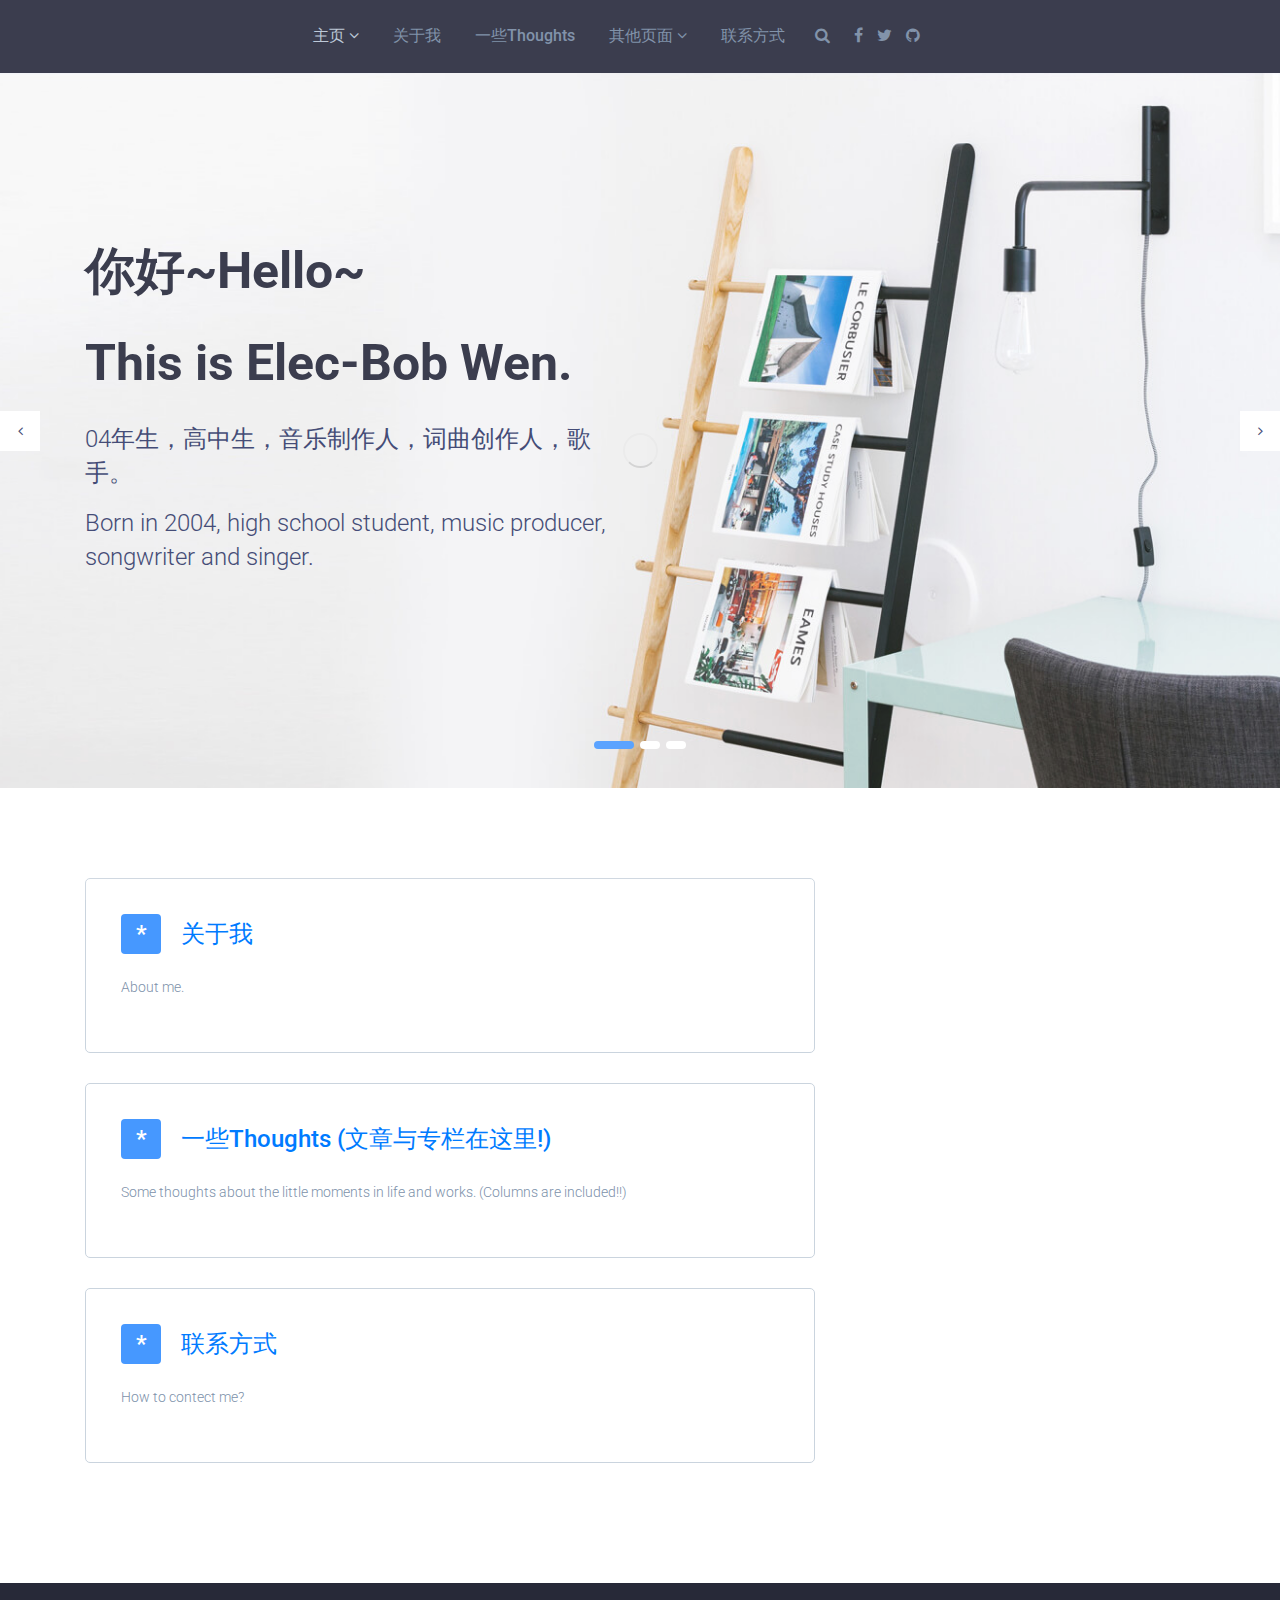
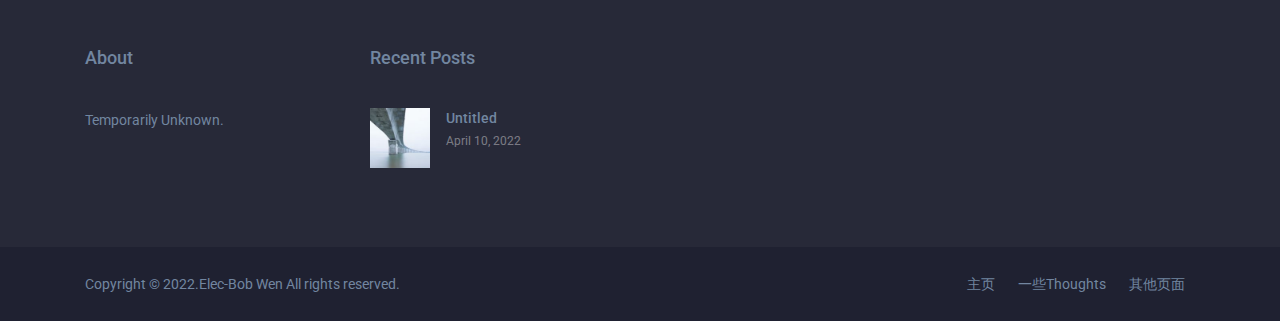
<file: index.html>
﻿
<!DOCTYPE html>
<html lang="en">

<head>
    <!-- Required meta tags -->
    <meta charset="utf-8">
    <meta name="viewport" content="width=device-width, initial-scale=1, shrink-to-fit=no">
    <title>Home</title>

        <!-- Required CSS files -->
    <link href="https://fonts.googleapis.com/css?family=Roboto:300,300i,400,400i,500,500i,700,700i" rel="stylesheet">
    <link rel="stylesheet" href="assets/css/owl.carousel.css">
    <link rel="stylesheet" href="assets/css/barfiller.css">
    <link rel="stylesheet" href="assets/css/animate.css">
    <link rel="stylesheet" href="assets/css/font-awesome.min.css">
    <link rel="stylesheet" href="assets/css/bootstrap.min.css">
    <link rel="stylesheet" href="assets/css/slicknav.css">
    <link rel="stylesheet" href="assets/css/main.css">
</head>

<body>
    <div class="preloader">
        <span class="preloader-spin"></span>
    </div>
    <div class="site">
        

        
        <header>
            <div class="container">
                <div class="row">
                    <div class="col-6 col-sm-9 nav-column clearfix">
                        <div class="right-nav">
                            <span class="search-icon fa fa-search"></span>
                            <form action="#" class="search-form">
                                <input type="search" placeholder="search now">
                                <button type="submit"><i class="fa fa-search"></i></button>
                            </form>
                            <div class="header-social">
                                <a href="#" class="fa fa-facebook"></a>
                                <a href="#" class="fa fa-twitter"></a>
                                <a href="#" class="fa fa-github"></a>
                            </div>
                        </div>
                        <nav id="menu" class="d-none d-lg-block">
                            <ul>
                              <li class="current-menu-item has-child">
                                    <a href="index.html">主页</a>
                                    <ul class="sub-menu">
                                        <li><a href="index.html">Home - 01</a></li>
                                    </ul>
                                </li>
                              <li><a href="about.html">关于我</a></li>
                              <li><a href="portfolio.html">一些Thoughts</a></li>
                                <li class="has-child">
                                    <a href="#">其他页面</a>
                                    <ul class="sub-menu">
                                        <li><a href="404.html">404</a></li>
                                        <li><a href="about.html">关于我</a></li>
                                        <li><a href="#">Career</a></li>
                                        <li><a href="#">Coming Soon</a></li>
                                        <li><a href="contact.html">联系方式</a></li>
                                        <li><a href="#">Faq</a></li>
                                        <li><a href="portfolio.html">一些Thoughts</a></li>
                                        <li><a href="#">Pricing</a></li>
                                        <li><a href="#">Service</a></li>
                                        <li><a href="#">Team</a></li>
                                        <li><a href="#">Testimonial</a></li>
                                    </ul>
                                </li>
                                <li><a href="contact.html">联系方式</a></li>
                            </ul>
                        </nav>
                    </div>
                </div>
            </div>
        </header>        <div class="hero-slider">
            <div class="single-slide" style="background-image: url(assets/img/slide1.jpg)">
                <div class="inner">
                    <div class="container">
                        <div class="row">
                            <div class="col-lg-6">
                                <div class="slide-content">
                                    <h2>你好~Hello~</h2>
                                  <h2>	This is Elec-Bob Wen. </h2>
                                    <p>04年生，高中生，音乐制作人，词曲创作人，歌手。</p>
                                    <p>Born in 2004, high school student, music producer, songwriter and singer. </p>
                                    <div class="slide-btn"></div>
                                </div>
                            </div>
                        </div>
                    </div>
                </div>
            </div>
            <div class="single-slide" style="background-image: url(assets/img/slide2.jpg)">
                <div class="inner">
                    <div class="container">
                        <div class="row justify-content-center">
                            <div class="col-lg-6 text-center">
                                <div class="slide-content">
                                    <h2>你好~Hello~</h2>
                                    <h2> This is Elec-Bob Wen. </h2>
                                    <p>04年生，高中生，音乐制作人，词曲创作人，歌手。</p>
                                    <p>Born in 2004, high school student, music producer, songwriter and singer. </p>
                                </div>
                            </div>
                        </div>
                    </div>
                </div>
            </div>
            <div class="single-slide" style="background-image: url(assets/img/slide3.jpg)">
                <div class="inner">
                    <div class="container">
                        <div class="row">
                            <div class="col-lg-6">
                                <div class="slide-content">
                                    <h2>你好~Hello~</h2>
                                    <h2> This is Elec-Bob Wen. </h2>
                                    <p>04年生，高中生，音乐制作人，词曲创作人，歌手。</p>
                                    <p>Born in 2004, high school student, music producer, songwriter and singer. </p>
                                </div>
                            </div>
                            <div class="col-lg-6 text-center">
                                <div class="inner embed-responsive embed-responsive-16by9" data-margin="25px 0 0">
                                    <iframe width="560" height="315" src="" frameborder="0" allowfullscreen></iframe>
                                </div>
                            </div>
                        </div>
                    </div>
                </div>
            </div>
        </div> <div class="faq-area-2 sp">
    <div class="container">
        <div class="row">
            <div class="col-md-8">
                <div class="single-faq">
                    <h2><span>*</span><a href="about.html">关于我</a></h2>
                    <p>About me. </p>
                </div>
                <div class="single-faq">
                    <h2><span>*</span><a href="portfolio.html">一些Thoughts (文章与专栏在这里!)</a></h2>
                    <p>Some thoughts about the little moments in life and works. (Columns are included!!)</p>
                </div>
                <div class="single-faq">
                    <h2><span>*</span><a href="contact.html">联系方式</a></h2>
                    <p>How to contect me?</p>
                </div>
            </div>
        </div>
    </div>
</div><footer>
    <div class="footer-top">
        <div class="container">
            <div class="row">
                <div class="col-md-6 col-lg-3 footer_widget">
                    <div class="inner">
                        <h4>About</h4>
                        <p>Temporarily Unknown. </p>
                    </div>
                </div>
                <div class="col-md-6 col-lg-3 footer_widget">
                    <div class="inner">
                        <h4>Recent Posts</h4>
                        <div class="media">
                            <a href="#">
                                <img src="assets/img/recent1.jpg" class="d-flex mr-3" alt="">
                            </a>
                            <div class="media-body">
                                <h5>
                                    <a href="#">Untitled</a>
                                </h5>
                                <span>April 10, 2022</span>
                            </div>
                        </div>
                    </div>
                </div>
            </div>
        </div>
    </div>
    <div class="footer-bottom">
        <div class="container">
            <div class="row">
                <div class="col-lg-6">
                    <div class="copyright-txt">
                        Copyright &copy; 2022.Elec-Bob Wen All rights reserved.
                    </div>
                </div>
                <div class="col-lg-6 text-right">
                    <div class="footer-nav">
                        <a href="index.html">主页</a>
                        <a href="portfolio.html">一些Thoughts</a>
                        <a href="#">其他页面</a>
                    </div>
                </div>
            </div>
        </div>
    </div>
</footer>
       
       
        
    </div>

    <!--Required JS files-->
<script src="assets/js/jquery-2.2.4.min.js"></script>
<script src="assets/js/vendor/popper.min.js"></script>
<script src="assets/js/vendor/bootstrap.min.js"></script>
<script src="assets/js/vendor/owl.carousel.min.js"></script>
<script src="assets/js/vendor/isotope.pkgd.min.js"></script>
<script src="assets/js/vendor/jquery.barfiller.js"></script>
<script src="assets/js/vendor/loopcounter.js"></script>
<script src="assets/js/vendor/slicknav.min.js"></script>
<script src="assets/js/active.js"></script>

</body>

</html>
</file>
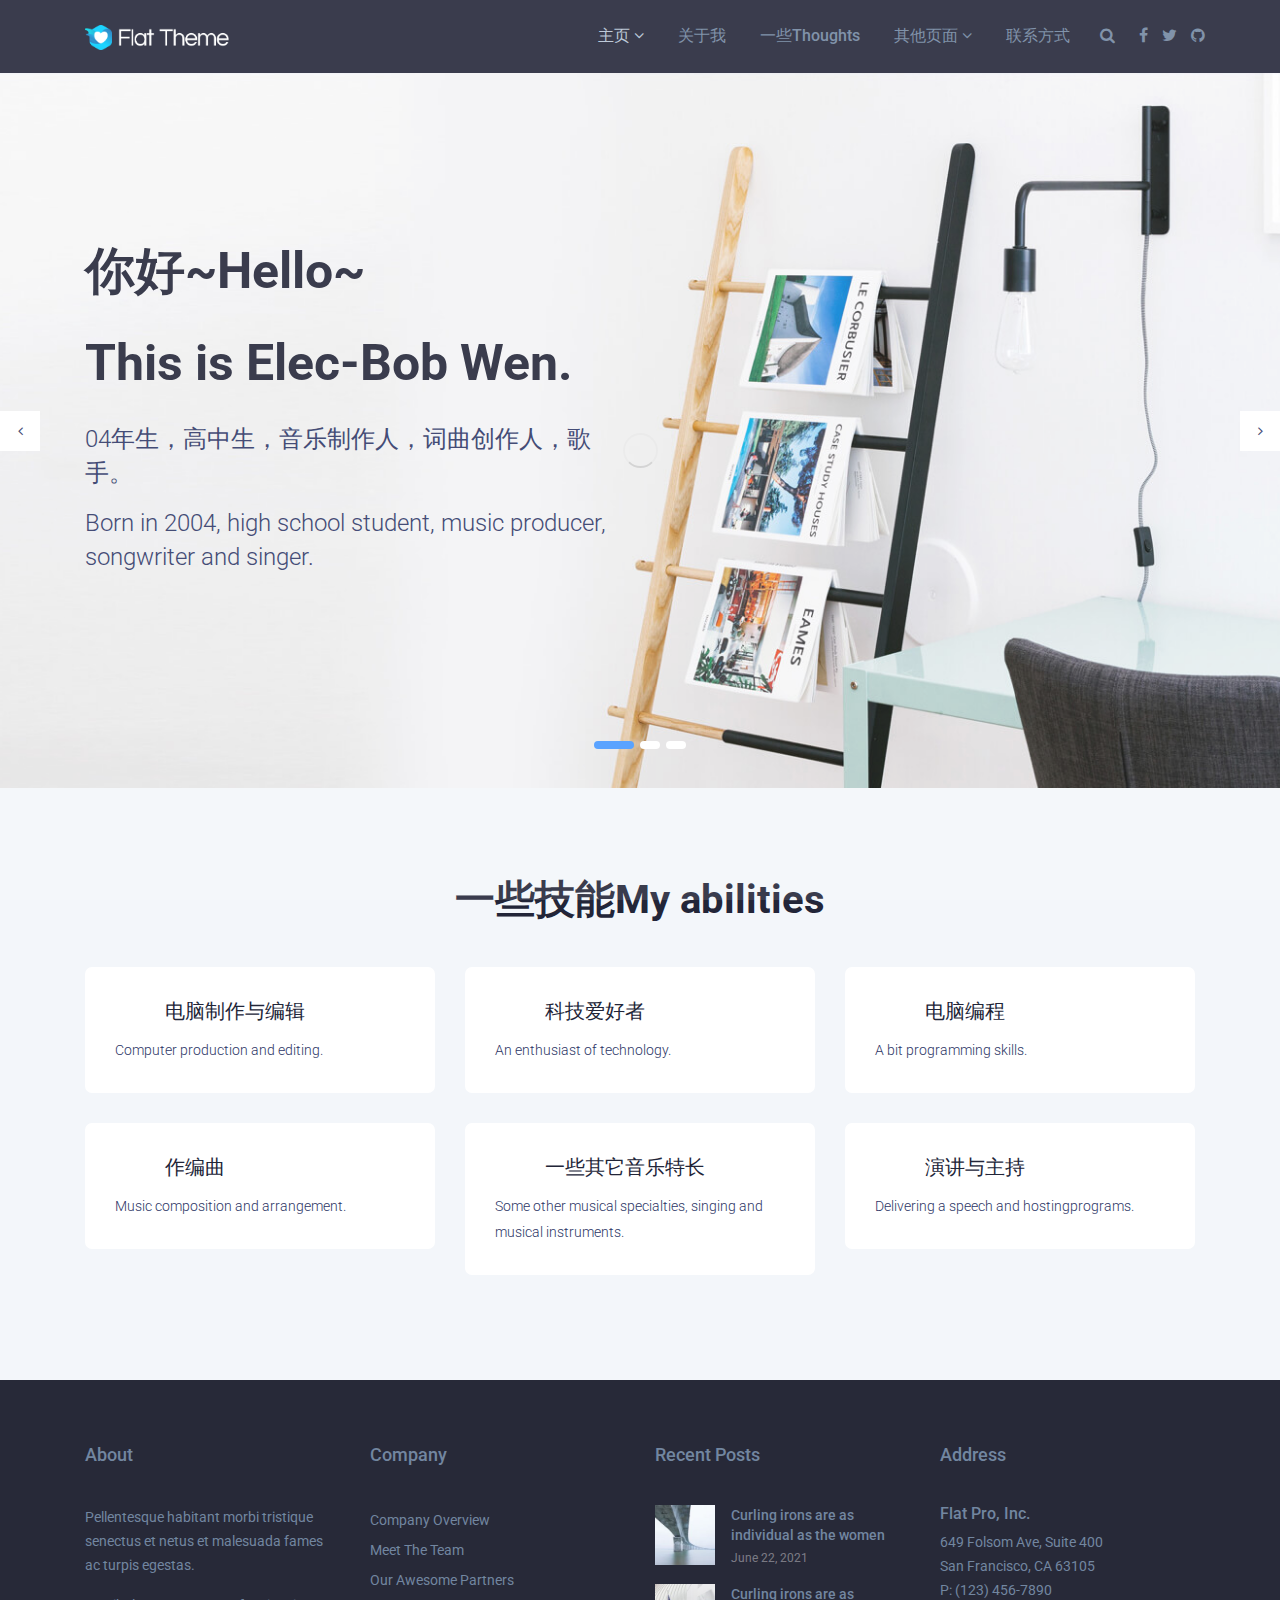
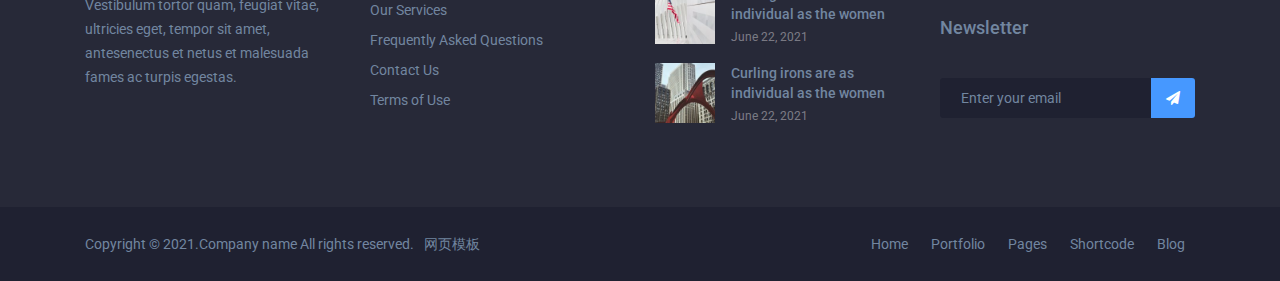
<file: myblog/index.html>
<!DOCTYPE html>
<html lang="en">

<head>
    <!-- Required meta tags -->
    <meta charset="utf-8">
    <meta name="viewport" content="width=device-width, initial-scale=1, shrink-to-fit=no">
    <title>Home</title>

        <!-- Required CSS files -->
    <link href="https://fonts.googleapis.com/css?family=Roboto:300,300i,400,400i,500,500i,700,700i" rel="stylesheet">
    <link rel="stylesheet" href="assets/css/owl.carousel.css">
    <link rel="stylesheet" href="assets/css/barfiller.css">
    <link rel="stylesheet" href="assets/css/animate.css">
    <link rel="stylesheet" href="assets/css/font-awesome.min.css">
    <link rel="stylesheet" href="assets/css/bootstrap.min.css">
    <link rel="stylesheet" href="assets/css/slicknav.css">
    <link rel="stylesheet" href="assets/css/main.css">
</head>

<body>
    <div class="preloader">
        <span class="preloader-spin"></span>
    </div>
    <div class="site">
        

        
        <header>
            <div class="container">
                <div class="row">
                    <div class="col-6 col-sm-3 logo-column">
                        <a href="index.html" class="logo">
                            <img src="assets/img/logo.png" alt="logo">
                        </a>
                    </div>
                    <div class="col-6 col-sm-9 nav-column clearfix">
                        <div class="right-nav">
                            <span class="search-icon fa fa-search"></span>
                            <form action="#" class="search-form">
                                <input type="search" placeholder="search now">
                                <button type="submit"><i class="fa fa-search"></i></button>
                            </form>
                            <div class="header-social">
                                <a href="#" class="fa fa-facebook"></a>
                                <a href="#" class="fa fa-twitter"></a>
                                <a href="#" class="fa fa-github"></a>
                            </div>
                        </div>
                        <nav id="menu" class="d-none d-lg-block">
                            <ul>
                              <li class="current-menu-item has-child">
                                    <a href="index.html">主页</a>
                                    <ul class="sub-menu">
                                        <li><a href="index.html">Home - 01</a></li>
                                        <li><a href="index-2.html">Home - 02</a></li>
                                        <li><a href="index-3.html">Home - 03</a></li>
                                    </ul>
                                </li>
                              <li><a href="about.html">关于我</a></li>
                              <li><a href="portfolio.html">一些Thoughts</a></li>
                                <li class="has-child">
                                    <a href="#">其他页面</a>
                                    <ul class="sub-menu">
                                        <li><a href="404.html">404</a></li>
                                        <li><a href="about.html">About</a></li>
                                        <li><a href="career.html">Career</a></li>
                                        <li><a href="coming-soon.html">Coming Soon</a></li>
                                        <li><a href="contact.html">Contact</a></li>
                                        <li><a href="faq.html">Faq</a></li>
                                        <li><a href="portfolio.html">Portfolio</a></li>
                                        <li><a href="pricing.html">Pricing</a></li>
                                        <li><a href="service.html">Service</a></li>
                                        <li><a href="team.html">Team</a></li>
                                        <li><a href="testimonial.html">Testimonial</a></li>
                                    </ul>
                                </li>
                                <li><a href="contact.html">联系方式</a></li>
                            </ul>
                        </nav>
                    </div>
                </div>
            </div>
        </header>        <div class="hero-slider">
            <div class="single-slide" style="background-image: url(assets/img/slide1.jpg)">
                <div class="inner">
                    <div class="container">
                        <div class="row">
                            <div class="col-lg-6">
                                <div class="slide-content">
                                    <h2>你好~Hello~</h2>
                                  <h2>	This is Elec-Bob Wen. </h2>
                                    <p>04年生，高中生，音乐制作人，词曲创作人，歌手。</p>
                                    <p>Born in 2004, high school student, music producer, songwriter and singer. </p>
                                    <div class="slide-btn"></div>
                                </div>
                            </div>
                        </div>
                    </div>
                </div>
            </div>
            <div class="single-slide" style="background-image: url(assets/img/slide2.jpg)">
                <div class="inner">
                    <div class="container">
                        <div class="row justify-content-center">
                            <div class="col-lg-6 text-center">
                                <div class="slide-content">
                                    <h2>你好~Hello~</h2>
                                    <h2> This is Elec-Bob Wen. </h2>
                                    <p>04年生，高中生，音乐制作人，词曲创作人，歌手。</p>
                                    <p>Born in 2004, high school student, music producer, songwriter and singer. </p>
                                </div>
                            </div>
                        </div>
                    </div>
                </div>
            </div>
            <div class="single-slide" style="background-image: url(assets/img/slide3.jpg)">
                <div class="inner">
                    <div class="container">
                        <div class="row">
                            <div class="col-lg-6">
                                <div class="slide-content">
                                    <h2>你好~Hello~</h2>
                                    <h2> This is Elec-Bob Wen. </h2>
                                    <p>04年生，高中生，音乐制作人，词曲创作人，歌手。</p>
                                    <p>Born in 2004, high school student, music producer, songwriter and singer. </p>
                                </div>
                            </div>
                            <div class="col-lg-6 text-center">
                                <div class="inner embed-responsive embed-responsive-16by9" data-margin="25px 0 0">
                                    <iframe width="560" height="315" src="" frameborder="0" allowfullscreen></iframe>
                                </div>
                            </div>
                        </div>
                    </div>
                </div>
            </div>
        </div><div class="service-area bg2 sp">
    <div class="container">
        <div class="section-title">
            <h2>一些技能My abilities        </h2>
        </div>
        <div class="row">
            <div class="col-lg-4 col-md-6 single-service">
                <div class="inner">
                    <div class="title">
                        <h4>电脑制作与编辑</h4>
                    </div>
                    <div class="content">
                        <p>Computer production and editing.</p>
                    </div>
                </div>
            </div>
            <div class="col-lg-4 col-md-6 single-service">
                <div class="inner">
                    <div class="title">
                        <h4>科技爱好者</h4>
                    </div>
                    <div class="content">
                        <p>An enthusiast of technology.</p>
                    </div>
                </div>
            </div>
            <div class="col-lg-4 col-md-6 single-service">
                <div class="inner">
                    <div class="title">
                        <h4>电脑编程</h4>
                    </div>
                    <div class="content">
                        <p>A bit programming skills. </p>
                    </div>
                </div>
            </div>
            <div class="col-lg-4 col-md-6 single-service">
                <div class="inner">
                    <div class="title">
                        <h4>作编曲</h4>
                    </div>
                    <div class="content">Music composition and arrangement. </div>
                </div>
            </div>
            <div class="col-lg-4 col-md-6 single-service">
                <div class="inner">
                    <div class="title">
                        <h4>一些其它音乐特长</h4>
                    </div>
                    <div class="content">
                        <p>Some other musical specialties, singing and musical instruments. </p>
                    </div>
                </div>
            </div>
            <div class="col-lg-4 col-md-6 single-service">
                <div class="inner">
                    <div class="title">
                        <h4>演讲与主持</h4>
                    </div>
                    <div class="content">
                        <p>Delivering a speech and hostingprograms. </p>
                    </div>
                </div>
            </div>
        </div>
    </div>
</div><footer>
    <div class="footer-top">
        <div class="container">
            <div class="row">
                <div class="col-md-6 col-lg-3 footer_widget">
                    <div class="inner">
                        <h4>About</h4>
                        <p>Pellentesque habitant morbi tristique senectus et netus et malesuada fames ac turpis egestas.</p>
                        <p>Vestibulum tortor quam, feugiat vitae, ultricies eget, tempor sit amet, antesenectus et netus et malesuada fames ac turpis egestas.</p>
                    </div>
                </div>
                <div class="col-md-6 col-lg-3 footer_widget">
                    <div class="inner">
                        <h4>Company</h4>
                        <ul>
                            <li><a href="#">Company Overview</a></li>
                            <li><a href="#">Meet The Team</a></li>
                            <li><a href="#">Our Awesome Partners</a></li>
                            <li><a href="#">Our Services</a></li>
                            <li><a href="#">Frequently Asked Questions</a></li>
                            <li><a href="#">Contact Us</a></li>
                            <li><a href="#">Terms of Use</a></li>
                        </ul>
                    </div>
                </div>
                <div class="col-md-6 col-lg-3 footer_widget">
                    <div class="inner">
                        <h4>Recent Posts</h4>
                        <div class="media">
                            <a href="#">
                                <img src="assets/img/recent1.jpg" class="d-flex mr-3" alt="">
                            </a>
                            <div class="media-body">
                                <h5>
                                    <a href="#">Curling irons are as individual as the women</a>
                                </h5>
                                <span>June 22, 2021</span>
                            </div>
                        </div>
                        <div class="media">
                            <a href="#">
                                <img src="assets/img/recent2.jpg" class="d-flex mr-3" alt="">
                            </a>
                            <div class="media-body">
                                <h5>
                                    <a href="#">Curling irons are as individual as the women</a>
                                </h5>
                                <span>June 22, 2021</span>
                            </div>
                        </div>
                        <div class="media">
                            <a href="#">
                                <img src="assets/img/recent3.jpg" class="d-flex mr-3" alt="">
                            </a>
                            <div class="media-body">
                                <h5>
                                    <a href="#">Curling irons are as individual as the women</a>
                                </h5>
                                <span>June 22, 2021</span>
                            </div>
                        </div>
                    </div>
                </div>
                <div class="col-md-6 col-lg-3 footer_widget">
                    <div class="inner">
                        <h4>Address</h4>
                        <h5>Flat Pro, Inc.</h5>
                        <p>649 Folsom Ave, Suite 400 <br>San Francisco, CA 63105 <br>P: (123) 456-7890</p>
                        <h4>Newsletter</h4>
                        <form action="#" class="nw_form">
                            <input placeholder="Enter your email" type="email">
                            <button><i class="fa fa-paper-plane"></i></button>
                        </form>
                    </div>
                </div>
            </div>
        </div>
    </div>
    <div class="footer-bottom">
        <div class="container">
            <div class="row">
                <div class="col-lg-6">
                    <div class="copyright-txt">
                        Copyright &copy; 2021.Company name All rights reserved.<a target="_blank" href="http://sc.chinaz.com/moban/">&#x7F51;&#x9875;&#x6A21;&#x677F;</a>
                    </div>
                </div>
                <div class="col-lg-6 text-right">
                    <div class="footer-nav">
                        <a href="#">Home</a>
                        <a href="#">Portfolio</a>
                        <a href="#">Pages</a>
                        <a href="#">Shortcode</a>
                        <a href="#">Blog</a>
                    </div>
                </div>
            </div>
        </div>
    </div>
</footer>
       
       
        
    </div>

    <!--Required JS files-->
<script src="assets/js/jquery-2.2.4.min.js"></script>
<script src="assets/js/vendor/popper.min.js"></script>
<script src="assets/js/vendor/bootstrap.min.js"></script>
<script src="assets/js/vendor/owl.carousel.min.js"></script>
<script src="assets/js/vendor/isotope.pkgd.min.js"></script>
<script src="assets/js/vendor/jquery.barfiller.js"></script>
<script src="assets/js/vendor/loopcounter.js"></script>
<script src="assets/js/vendor/slicknav.min.js"></script>
<script src="assets/js/active.js"></script>

</body>

</html>
</file>
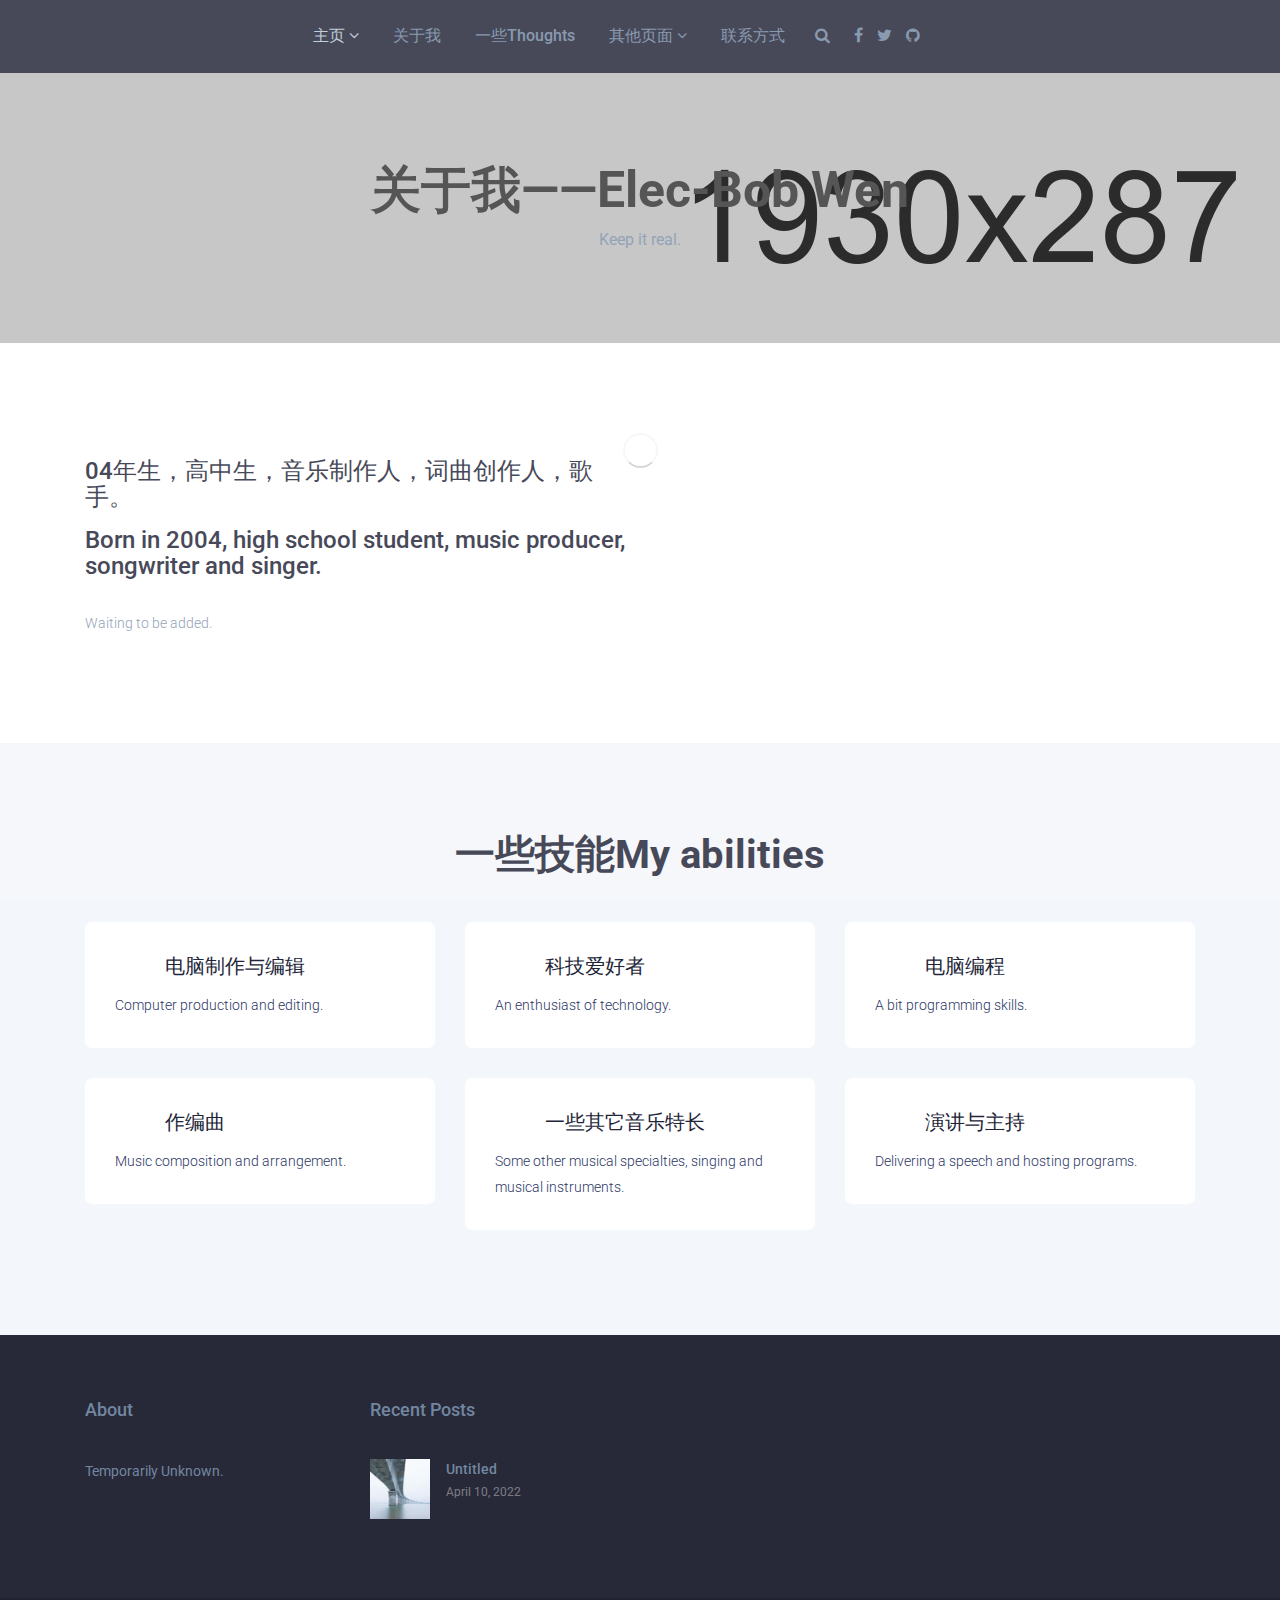
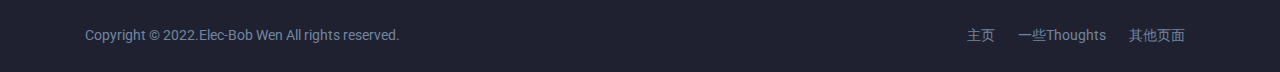
<file: about.html>
﻿
<!DOCTYPE html>
<html lang="en">

<head>
    <!-- Required meta tags -->
    <meta charset="utf-8">
    <meta name="viewport" content="width=device-width, initial-scale=1, shrink-to-fit=no">
    <title></title>

        <!-- Required CSS files -->
    <link href="https://fonts.googleapis.com/css?family=Roboto:300,300i,400,400i,500,500i,700,700i" rel="stylesheet">
    <link rel="stylesheet" href="assets/css/owl.carousel.css">
    <link rel="stylesheet" href="assets/css/barfiller.css">
    <link rel="stylesheet" href="assets/css/animate.css">
    <link rel="stylesheet" href="assets/css/font-awesome.min.css">
    <link rel="stylesheet" href="assets/css/bootstrap.min.css">
    <link rel="stylesheet" href="assets/css/slicknav.css">
    <link rel="stylesheet" href="assets/css/main.css">
</head>

<body>
    <div class="preloader">
        <span class="preloader-spin"></span>
    </div>
    <div class="site">
        


            <header>
            <div class="container">
                <div class="row">
                    <div class="col-6 col-sm-9 nav-column clearfix">
                        <div class="right-nav">
                            <span class="search-icon fa fa-search"></span>
                            <form action="#" class="search-form">
                                <input type="search" placeholder="search now">
                                <button type="submit"><i class="fa fa-search"></i></button>
                            </form>
                            <div class="header-social">
                                <a href="#" class="fa fa-facebook"></a>
                                <a href="#" class="fa fa-twitter"></a>
                                <a href="#" class="fa fa-github"></a>
                            </div>
                        </div>
                        <nav id="menu" class="d-none d-lg-block">
                            <ul>
                              <li class="current-menu-item has-child">
                                    <a href="index.html">主页</a>
                                    <ul class="sub-menu">
                                        <li><a href="index.html">Home - 01</a></li>
                                    </ul>
                                </li>
                              <li><a href="about.html">关于我</a></li>
                              <li><a href="portfolio.html">一些Thoughts</a></li>
                                <li class="has-child">
                                    <a href="#">其他页面</a>
                                    <ul class="sub-menu">
                                        <li><a href="404.html">404</a></li>
                                        <li><a href="about.html">关于我</a></li>
                                        <li><a href="#">Career</a></li>
                                        <li><a href="#">Coming Soon</a></li>
                                        <li><a href="contact.html">联系方式</a></li>
                                        <li><a href="#">Faq</a></li>
                                        <li><a href="portfolio.html">一些Thoughts</a></li>
                                        <li><a href="#">Pricing</a></li>
                                        <li><a href="#">Service</a></li>
                                        <li><a href="#">Team</a></li>
                                        <li><a href="#">Testimonial</a></li>
                                    </ul>
                                </li>
                                <li><a href="contact.html">联系方式</a></li>
                            </ul>
                        </nav>
                    </div>
                </div>
            </div>
        </header>    <div class="page-title sp" style="background-image: url(assets/img/page-title.jpg)">
    <div class="container text-center">
        <h2>关于我——Elec-Bob Wen</h2>
        <p>Keep it real. </p>
    </div>
</div>        
    <div class="about-area sp">
    <div class="container">
        <div class="row">
            <div class="col-md-6">
                <div class="about-content">
                    <h3><p>04年生，高中生，音乐制作人，词曲创作人，歌手。</p><p>Born in 2004, high school student, music producer, songwriter and singer. </p></h3>
                    <p>Waiting to be added. </p>
                </div>
            </div>
        </div>
    </div>
</div>
<div class="service-area bg2 sp">
    <div class="container">
        <div class="section-title">
            <h2>一些技能My abilities        </h2>
        </div>
        <div class="row">
            <div class="col-lg-4 col-md-6 single-service">
                <div class="inner">
                    <div class="title">
                        <h4>电脑制作与编辑</h4>
                    </div>
                    <div class="content">
                        <p>Computer production and editing.</p>
                    </div>
                </div>
            </div>
            <div class="col-lg-4 col-md-6 single-service">
                <div class="inner">
                    <div class="title">
                        <h4>科技爱好者</h4>
                    </div>
                    <div class="content">
                        <p>An enthusiast of technology.</p>
                    </div>
                </div>
            </div>
            <div class="col-lg-4 col-md-6 single-service">
                <div class="inner">
                    <div class="title">
                        <h4>电脑编程</h4>
                    </div>
                    <div class="content">
                        <p>A bit programming skills. </p>
                    </div>
                </div>
            </div>
            <div class="col-lg-4 col-md-6 single-service">
                <div class="inner">
                    <div class="title">
                        <h4>作编曲</h4>
                    </div>
                    <div class="content">Music composition and arrangement. </div>
                </div>
            </div>
            <div class="col-lg-4 col-md-6 single-service">
                <div class="inner">
                    <div class="title">
                        <h4>一些其它音乐特长</h4>
                    </div>
                    <div class="content">
                        <p>Some other musical specialties, singing and musical instruments. </p>
                    </div>
                </div>
            </div>
            <div class="col-lg-4 col-md-6 single-service">
                <div class="inner">
                    <div class="title">
                        <h4>演讲与主持</h4>
                    </div>
                    <div class="content">
                        <p>Delivering a speech and hosting programs. </p>
                    </div>
                </div>
            </div>
        </div>
    </div>
</div>    
   <footer>
    <div class="footer-top">
        <div class="container">
            <div class="row">
                <div class="col-md-6 col-lg-3 footer_widget">
                    <div class="inner">
                        <h4>About</h4>
                        <p>Temporarily Unknown. </p>
                    </div>
                </div>
                <div class="col-md-6 col-lg-3 footer_widget">
                    <div class="inner">
                        <h4>Recent Posts</h4>
                        <div class="media">
                            <a href="#">
                                <img src="assets/img/recent1.jpg" class="d-flex mr-3" alt="">
                            </a>
                            <div class="media-body">
                                <h5>
                                    <a href="#">Untitled</a>
                                </h5>
                                <span>April 10, 2022</span>
                            </div>
                        </div>
                    </div>
                </div>
            </div>
        </div>
    </div>
    <div class="footer-bottom">
        <div class="container">
            <div class="row">
                <div class="col-lg-6">
                    <div class="copyright-txt">
                        Copyright &copy; 2022.Elec-Bob Wen All rights reserved.
                    </div>
                </div>
                <div class="col-lg-6 text-right">
                    <div class="footer-nav">
                        <a href="index.html">主页</a>
                        <a href="portfolio.html">一些Thoughts</a>
                        <a href="#">其他页面</a>
                    </div>
                </div>
            </div>
        </div>
    </div>
</footer>
       
       
        
    </div>

    <!--Required JS files-->
<script src="assets/js/jquery-2.2.4.min.js"></script>
<script src="assets/js/vendor/popper.min.js"></script>
<script src="assets/js/vendor/bootstrap.min.js"></script>
<script src="assets/js/vendor/owl.carousel.min.js"></script>
<script src="assets/js/vendor/isotope.pkgd.min.js"></script>
<script src="assets/js/vendor/jquery.barfiller.js"></script>
<script src="assets/js/vendor/loopcounter.js"></script>
<script src="assets/js/vendor/slicknav.min.js"></script>
<script src="assets/js/active.js"></script>

</body>

</html>
</file>
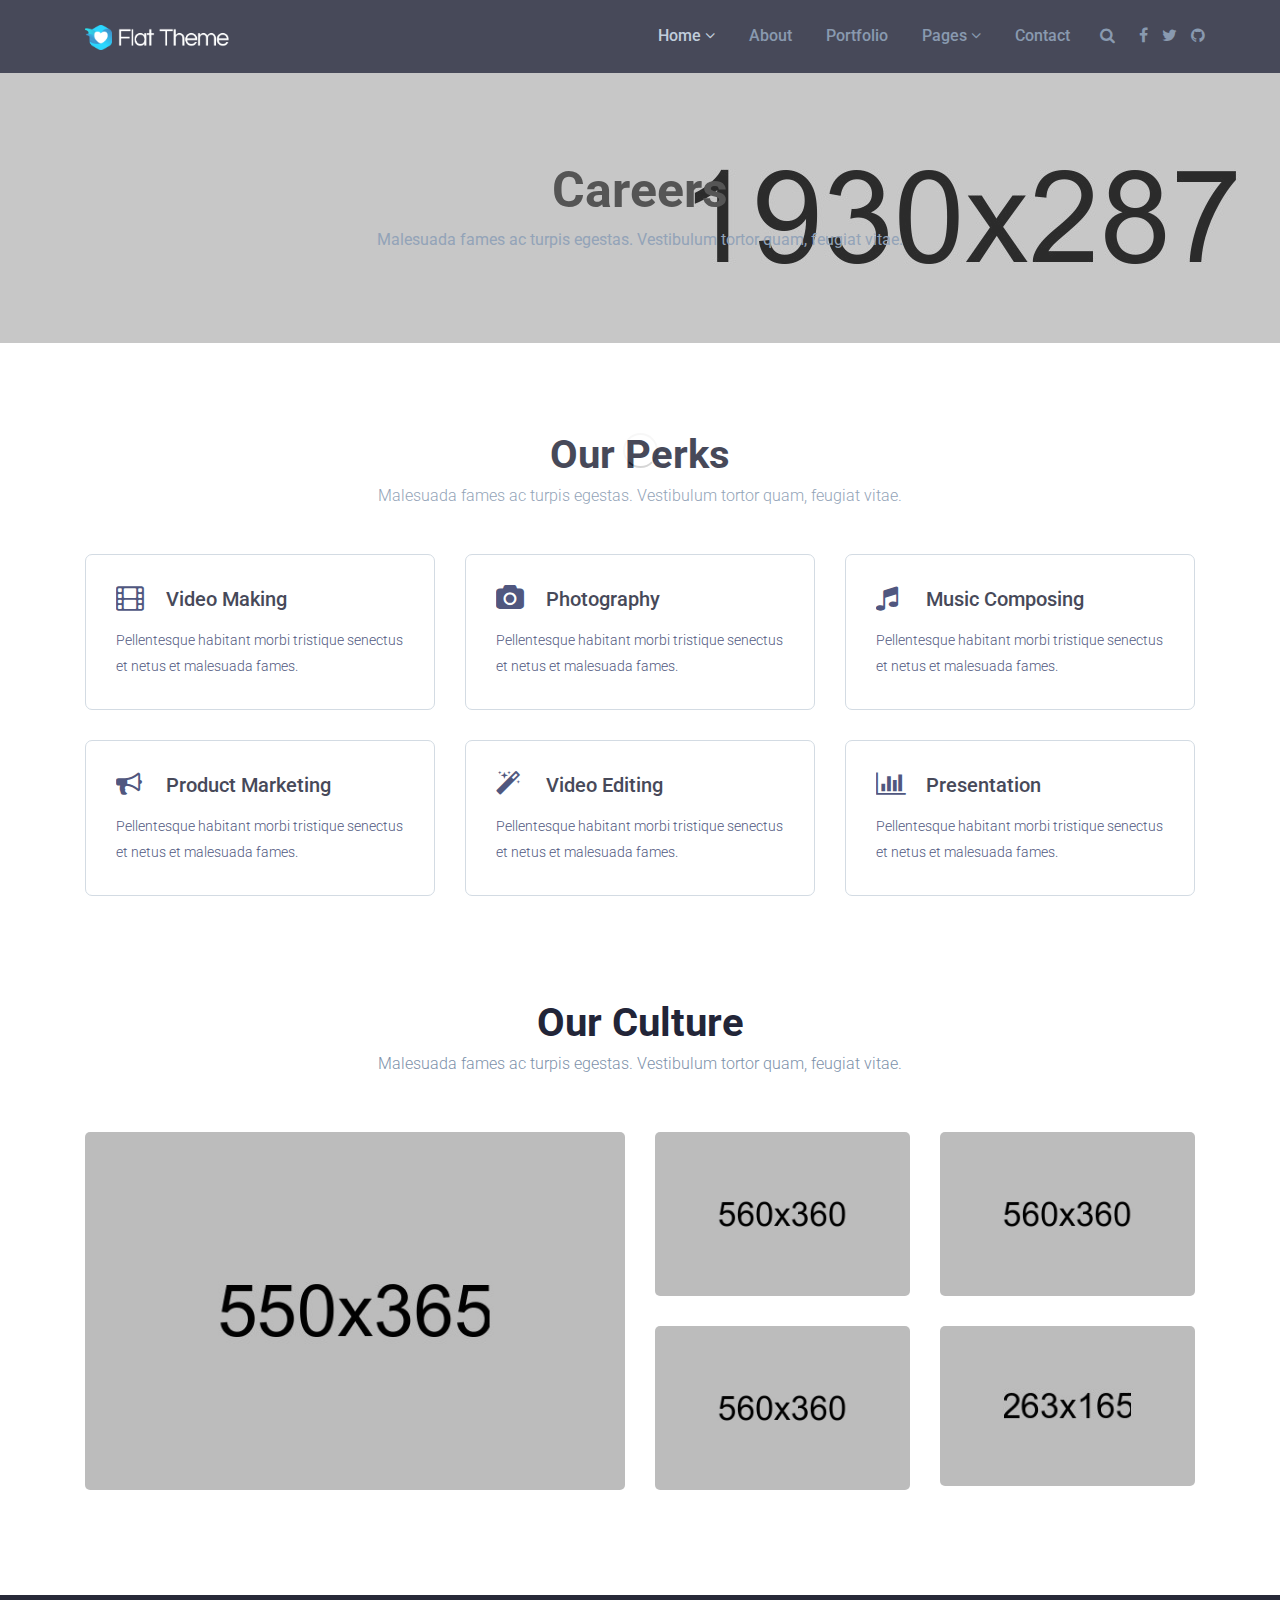
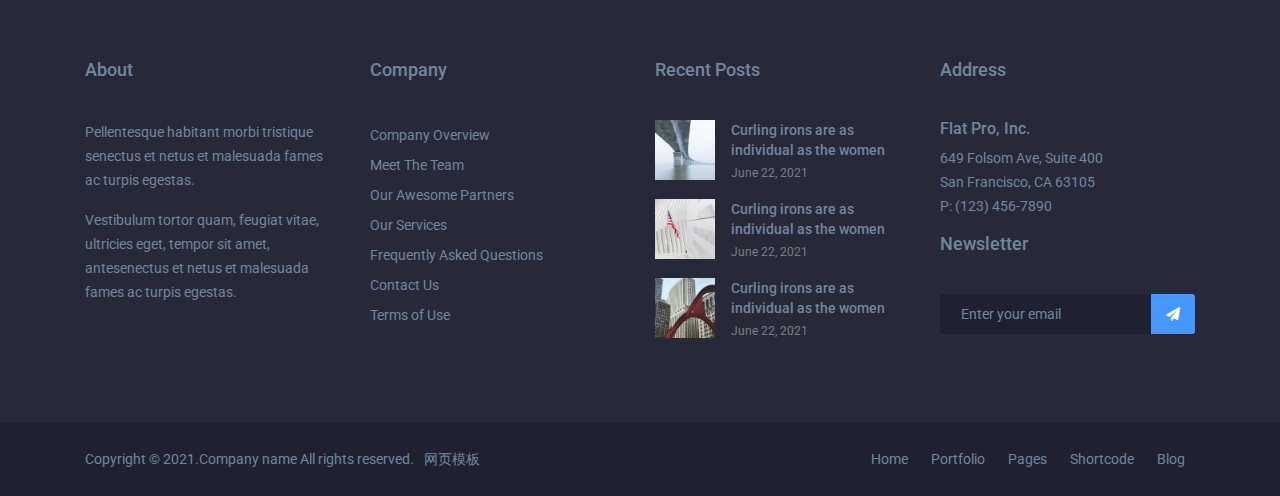
<file: career.html>
<!DOCTYPE html>
<html lang="en">

<head>
    <!-- Required meta tags -->
    <meta charset="utf-8">
    <meta name="viewport" content="width=device-width, initial-scale=1, shrink-to-fit=no">
    <title></title>

        <!-- Required CSS files -->
    <link href="https://fonts.googleapis.com/css?family=Roboto:300,300i,400,400i,500,500i,700,700i" rel="stylesheet">
    <link rel="stylesheet" href="assets/css/owl.carousel.css">
    <link rel="stylesheet" href="assets/css/barfiller.css">
    <link rel="stylesheet" href="assets/css/animate.css">
    <link rel="stylesheet" href="assets/css/font-awesome.min.css">
    <link rel="stylesheet" href="assets/css/bootstrap.min.css">
    <link rel="stylesheet" href="assets/css/slicknav.css">
    <link rel="stylesheet" href="assets/css/main.css">
</head>

<body>
    <div class="preloader">
        <span class="preloader-spin"></span>
    </div>
    <div class="site">
        


            <header>
            <div class="container">
                <div class="row">
                    <div class="col-6 col-sm-3 logo-column">
                        <a href="index.html" class="logo">
                            <img src="assets/img/logo.png" alt="logo">
                        </a>
                    </div>
                    <div class="col-6 col-sm-9 nav-column clearfix">
                        <div class="right-nav">
                            <span class="search-icon fa fa-search"></span>
                            <form action="#" class="search-form">
                                <input type="search" placeholder="search now">
                                <button type="submit"><i class="fa fa-search"></i></button>
                            </form>
                            <div class="header-social">
                                <a href="#" class="fa fa-facebook"></a>
                                <a href="#" class="fa fa-twitter"></a>
                                <a href="#" class="fa fa-github"></a>
                            </div>
                        </div>
                        <nav id="menu" class="d-none d-lg-block">
                            <ul>
                                <li class="current-menu-item has-child">
                                    <a href="index.html">Home</a>
                                    <ul class="sub-menu">
                                        <li><a href="index.html">Home - 01</a></li>
                                        <li><a href="index-2.html">Home - 02</a></li>
                                        <li><a href="index-3.html">Home - 03</a></li>
                                    </ul>
                                </li>
                                <li><a href="about.html">About</a></li>
                                <li><a href="portfolio.html">Portfolio</a></li>
                                <li class="has-child">
                                    <a href="#">Pages</a>
                                    <ul class="sub-menu">
                                        <li><a href="404.html">404</a></li>
                                        <li><a href="about.html">About</a></li>
                                        <li><a href="career.html">Career</a></li>
                                        <li><a href="coming-soon.html">Coming Soon</a></li>
                                        <li><a href="contact.html">Contact</a></li>
                                        <li><a href="faq.html">Faq</a></li>
                                        <li><a href="portfolio.html">Portfolio</a></li>
                                        <li><a href="pricing.html">Pricing</a></li>
                                        <li><a href="service.html">Service</a></li>
                                        <li><a href="team.html">Team</a></li>
                                        <li><a href="testimonial.html">Testimonial</a></li>
                                    </ul>
                                </li>
                                <li><a href="contact.html">Contact</a></li>
                            </ul>
                        </nav>
                    </div>
                </div>
            </div>
        </header>    <div class="page-title sp" style="background-image: url(assets/img/page-title.jpg)">
    <div class="container text-center">
        <h2>Careers</h2>
        <p>Malesuada fames ac turpis egestas. Vestibulum tortor quam, feugiat vitae.</p>
    </div>
</div>        
    <div class="service-area sp">
    <div class="container">
        <div class="section-title">
            <h2>Our Perks</h2>
            <p>Malesuada fames ac turpis egestas. Vestibulum tortor quam, feugiat vitae.</p>
        </div>
        <div class="row">
            <div class="col-lg-4 col-md-6 single-service bordered">
                <div class="inner">
                    <div class="title">
                        <div class="icon">
                            <i class="fa fa-film"></i>
                        </div>
                        <h4>Video Making</h4>
                    </div>
                    <div class="content">
                        <p>Pellentesque habitant morbi tristique senectus et netus et malesuada fames.</p>
                    </div>
                </div>
            </div>
            <div class="col-lg-4 col-md-6 single-service bordered">
                <div class="inner">
                    <div class="title">
                        <div class="icon">
                            <i class="fa fa-camera"></i>
                        </div>
                        <h4>Photography</h4>
                    </div>
                    <div class="content">
                        <p>Pellentesque habitant morbi tristique senectus et netus et malesuada fames.</p>
                    </div>
                </div>
            </div>
            <div class="col-lg-4 col-md-6 single-service bordered">
                <div class="inner">
                    <div class="title">
                        <div class="icon">
                            <i class="fa fa-music"></i>
                        </div>
                        <h4>Music Composing</h4>
                    </div>
                    <div class="content">
                        <p>Pellentesque habitant morbi tristique senectus et netus et malesuada fames.</p>
                    </div>
                </div>
            </div>
            <div class="col-lg-4 col-md-6 single-service bordered">
                <div class="inner">
                    <div class="title">
                        <div class="icon">
                            <i class="fa fa-bullhorn"></i>
                        </div>
                        <h4>Product Marketing</h4>
                    </div>
                    <div class="content">
                        <p>Pellentesque habitant morbi tristique senectus et netus et malesuada fames.</p>
                    </div>
                </div>
            </div>
            <div class="col-lg-4 col-md-6 single-service bordered">
                <div class="inner">
                    <div class="title">
                        <div class="icon">
                            <i class="fa fa-magic"></i>
                        </div>
                        <h4>Video Editing</h4>
                    </div>
                    <div class="content">
                        <p>Pellentesque habitant morbi tristique senectus et netus et malesuada fames.</p>
                    </div>
                </div>
            </div>
            <div class="col-lg-4 col-md-6 single-service bordered">
                <div class="inner">
                    <div class="title">
                        <div class="icon">
                            <i class="fa fa-bar-chart"></i>
                        </div>
                        <h4>Presentation</h4>
                    </div>
                    <div class="content">
                        <p>Pellentesque habitant morbi tristique senectus et netus et malesuada fames.</p>
                    </div>
                </div>
            </div>
        </div>
    </div>
</div>    <div class="gallery-area spb">
    <div class="container">
        <div class="section-title" data-margin="0 0 40px">
            <h2>Our Culture</h2>
            <p>Malesuada fames ac turpis egestas. Vestibulum tortor quam, feugiat vitae.</p>
        </div>
        <div class="row">
            <div class="col-md-6 single-gallery">
                <div class="inner">
                    <img src="assets/img/gallery-1.jpg" alt="">
                </div>
            </div>
            <div class="col-md-6">
                <div class="row">
                    <div class="col-sm-6 single-gallery">
                        <div class="inner">
                            <img src="assets/img/gallery-2.jpg" alt="">
                        </div>
                    </div>
                    <div class="col-sm-6 single-gallery">
                        <div class="inner">
                            <img src="assets/img/gallery-3.jpg" alt="">
                        </div>
                    </div>
                    <div class="col-sm-6 single-gallery">
                        <div class="inner">
                            <img src="assets/img/gallery-4.jpg" alt="">
                        </div>
                    </div>
                    <div class="col-sm-6 single-gallery">
                        <div class="inner">
                            <img src="assets/img/gallery-5.jpg" alt="">
                        </div>
                    </div>
                </div>
            </div>
        </div>
    </div>
</div>    <footer>
    <div class="footer-top">
        <div class="container">
            <div class="row">
                <div class="col-md-6 col-lg-3 footer_widget">
                    <div class="inner">
                        <h4>About</h4>
                        <p>Pellentesque habitant morbi tristique senectus et netus et malesuada fames ac turpis egestas.</p>
                        <p>Vestibulum tortor quam, feugiat vitae, ultricies eget, tempor sit amet, antesenectus et netus et malesuada fames ac turpis egestas.</p>
                    </div>
                </div>
                <div class="col-md-6 col-lg-3 footer_widget">
                    <div class="inner">
                        <h4>Company</h4>
                        <ul>
                            <li><a href="#">Company Overview</a></li>
                            <li><a href="#">Meet The Team</a></li>
                            <li><a href="#">Our Awesome Partners</a></li>
                            <li><a href="#">Our Services</a></li>
                            <li><a href="#">Frequently Asked Questions</a></li>
                            <li><a href="#">Contact Us</a></li>
                            <li><a href="#">Terms of Use</a></li>
                        </ul>
                    </div>
                </div>
                <div class="col-md-6 col-lg-3 footer_widget">
                    <div class="inner">
                        <h4>Recent Posts</h4>
                        <div class="media">
                            <a href="#">
                                <img src="assets/img/recent1.jpg" class="d-flex mr-3" alt="">
                            </a>
                            <div class="media-body">
                                <h5>
                                    <a href="#">Curling irons are as individual as the women</a>
                                </h5>
                                <span>June 22, 2021</span>
                            </div>
                        </div>
                        <div class="media">
                            <a href="#">
                                <img src="assets/img/recent2.jpg" class="d-flex mr-3" alt="">
                            </a>
                            <div class="media-body">
                                <h5>
                                    <a href="#">Curling irons are as individual as the women</a>
                                </h5>
                                <span>June 22, 2021</span>
                            </div>
                        </div>
                        <div class="media">
                            <a href="#">
                                <img src="assets/img/recent3.jpg" class="d-flex mr-3" alt="">
                            </a>
                            <div class="media-body">
                                <h5>
                                    <a href="#">Curling irons are as individual as the women</a>
                                </h5>
                                <span>June 22, 2021</span>
                            </div>
                        </div>
                    </div>
                </div>
                <div class="col-md-6 col-lg-3 footer_widget">
                    <div class="inner">
                        <h4>Address</h4>
                        <h5>Flat Pro, Inc.</h5>
                        <p>649 Folsom Ave, Suite 400 <br>San Francisco, CA 63105 <br>P: (123) 456-7890</p>
                        <h4>Newsletter</h4>
                        <form action="#" class="nw_form">
                            <input placeholder="Enter your email" type="email">
                            <button><i class="fa fa-paper-plane"></i></button>
                        </form>
                    </div>
                </div>
            </div>
        </div>
    </div>
    <div class="footer-bottom">
        <div class="container">
            <div class="row">
                <div class="col-lg-6">
                    <div class="copyright-txt">
                        Copyright &copy; 2021.Company name All rights reserved.<a target="_blank" href="http://sc.chinaz.com/moban/">&#x7F51;&#x9875;&#x6A21;&#x677F;</a>
                    </div>
                </div>
                <div class="col-lg-6 text-right">
                    <div class="footer-nav">
                        <a href="#">Home</a>
                        <a href="#">Portfolio</a>
                        <a href="#">Pages</a>
                        <a href="#">Shortcode</a>
                        <a href="#">Blog</a>
                    </div>
                </div>
            </div>
        </div>
    </div>
</footer>
        
        
    </div>

    <!--Required JS files-->
<script src="assets/js/jquery-2.2.4.min.js"></script>
<script src="assets/js/vendor/popper.min.js"></script>
<script src="assets/js/vendor/bootstrap.min.js"></script>
<script src="assets/js/vendor/owl.carousel.min.js"></script>
<script src="assets/js/vendor/isotope.pkgd.min.js"></script>
<script src="assets/js/vendor/jquery.barfiller.js"></script>
<script src="assets/js/vendor/loopcounter.js"></script>
<script src="assets/js/vendor/slicknav.min.js"></script>
<script src="assets/js/active.js"></script>

</body>

</html>
</file>
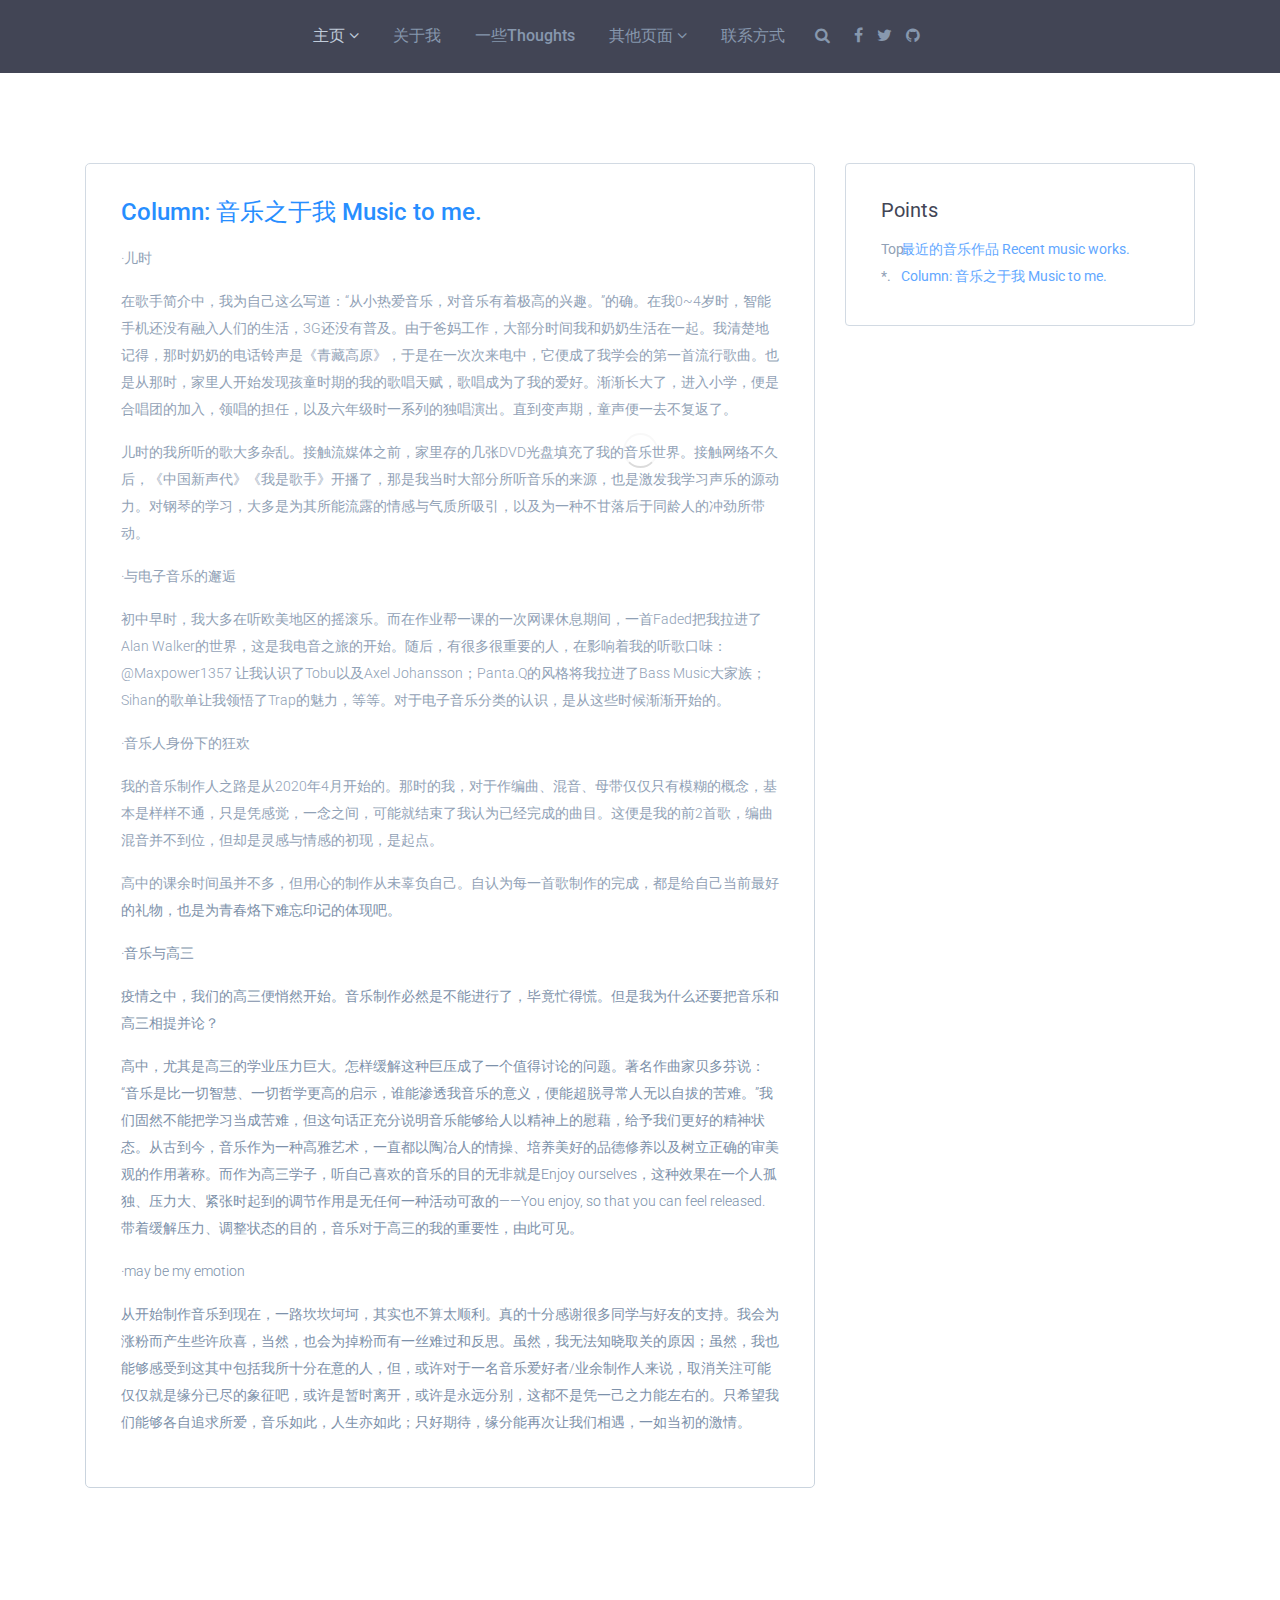
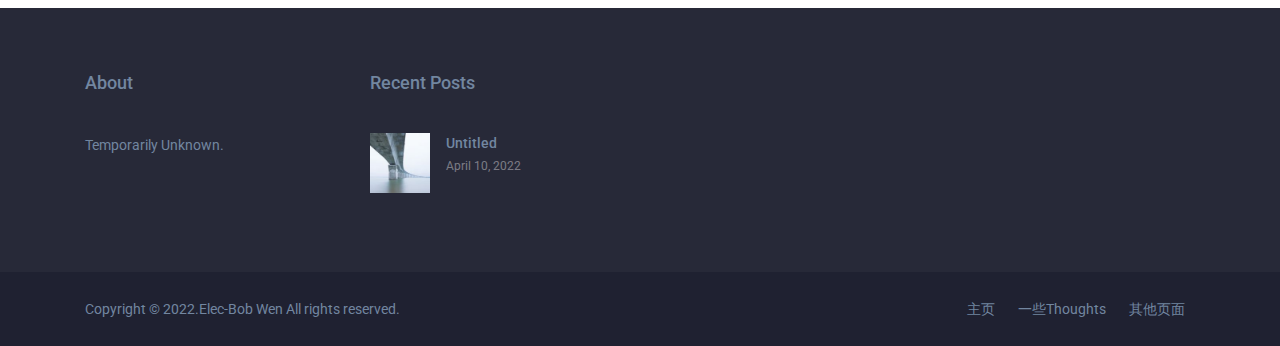
<file: columnmusictome.html>
﻿
<!DOCTYPE html>
<html lang="en">

<head>
    <!-- Required meta tags -->
    <meta charset="utf-8">
    <meta name="viewport" content="width=device-width, initial-scale=1, shrink-to-fit=no">
    <title></title>

        <!-- Required CSS files -->
    <link href="https://fonts.googleapis.com/css?family=Roboto:300,300i,400,400i,500,500i,700,700i" rel="stylesheet">
    <link rel="stylesheet" href="assets/css/owl.carousel.css">
    <link rel="stylesheet" href="assets/css/barfiller.css">
    <link rel="stylesheet" href="assets/css/animate.css">
    <link rel="stylesheet" href="assets/css/font-awesome.min.css">
    <link rel="stylesheet" href="assets/css/bootstrap.min.css">
    <link rel="stylesheet" href="assets/css/slicknav.css">
    <link rel="stylesheet" href="assets/css/main.css">
</head>

<body>
    <div class="preloader">
        <span class="preloader-spin"></span>
    </div>
    <div class="site">
        


            <header>
            <div class="container">
                <div class="row">
                    <div class="col-6 col-sm-9 nav-column clearfix">
                        <div class="right-nav">
                            <span class="search-icon fa fa-search"></span>
                            <form action="#" class="search-form">
                                <input type="search" placeholder="search now">
                                <button type="submit"><i class="fa fa-search"></i></button>
                            </form>
                            <div class="header-social">
                                <a href="#" class="fa fa-facebook"></a>
                                <a href="#" class="fa fa-twitter"></a>
                                <a href="#" class="fa fa-github"></a>
                            </div>
                        </div>
                        <nav id="menu" class="d-none d-lg-block">
                            <ul>
                              <li class="current-menu-item has-child">
                                    <a href="index.html">主页</a>
                                    <ul class="sub-menu">
                                        <li><a href="index.html">Home - 01</a></li>
                                    </ul>
                                </li>
                              <li><a href="about.html">关于我</a></li>
                              <li><a href="portfolio.html">一些Thoughts</a></li>
                                <li class="has-child">
                                    <a href="#">其他页面</a>
                                    <ul class="sub-menu">
                                        <li><a href="404.html">404</a></li>
                                        <li><a href="about.html">关于我</a></li>
                                        <li><a href="#">Career</a></li>
                                        <li><a href="#">Coming Soon</a></li>
                                        <li><a href="contact.html">联系方式</a></li>
                                        <li><a href="#">Faq</a></li>
                                        <li><a href="portfolio.html">一些Thoughts</a></li>
                                        <li><a href="#">Pricing</a></li>
                                        <li><a href="#">Service</a></li>
                                        <li><a href="#">Team</a></li>
                                        <li><a href="#">Testimonial</a></li>
                                    </ul>
                                </li>
                                <li><a href="contact.html">联系方式</a></li>
                            </ul>
                        </nav>
                    </div>
                </div>
            </div>
        </header>       
    <div class="faq-area-2 sp">
    <div class="container">
        <div class="row">
            <div class="col-md-8">
                <div class="single-faq">
                    <h2><a href="#">Column: 音乐之于我 Music to me. </a></h2>
                    <p>·儿时</p>
					<p>在歌手简介中，我为自己这么写道：“从小热爱音乐，对音乐有着极高的兴趣。”的确。在我0~4岁时，智能手机还没有融入人们的生活，3G还没有普及。由于爸妈工作，大部分时间我和奶奶生活在一起。我清楚地记得，那时奶奶的电话铃声是《青藏高原》，于是在一次次来电中，它便成了我学会的第一首流行歌曲。也是从那时，家里人开始发现孩童时期的我的歌唱天赋，歌唱成为了我的爱好。渐渐长大了，进入小学，便是合唱团的加入，领唱的担任，以及六年级时一系列的独唱演出。直到变声期，童声便一去不复返了。</p>
					<p>儿时的我所听的歌大多杂乱。接触流媒体之前，家里存的几张DVD光盘填充了我的音乐世界。接触网络不久后，《中国新声代》《我是歌手》开播了，那是我当时大部分所听音乐的来源，也是激发我学习声乐的源动力。对钢琴的学习，大多是为其所能流露的情感与气质所吸引，以及为一种不甘落后于同龄人的冲劲所带动。</p>
					<p>·与电子音乐的邂逅</p>
					<p>初中早时，我大多在听欧美地区的摇滚乐。而在作业帮一课的一次网课休息期间，一首Faded把我拉进了Alan Walker的世界，这是我电音之旅的开始。随后，有很多很重要的人，在影响着我的听歌口味： @Maxpower1357 让我认识了Tobu以及Axel Johansson；Panta.Q的风格将我拉进了Bass Music大家族；Sihan的歌单让我领悟了Trap的魅力，等等。对于电子音乐分类的认识，是从这些时候渐渐开始的。</p>
					<p>·音乐人身份下的狂欢</p>
					<p>我的音乐制作人之路是从2020年4月开始的。那时的我，对于作编曲、混音、母带仅仅只有模糊的概念，基本是样样不通，只是凭感觉，一念之间，可能就结束了我认为已经完成的曲目。这便是我的前2首歌，编曲混音并不到位，但却是灵感与情感的初现，是起点。</p>
					<p>高中的课余时间虽并不多，但用心的制作从未辜负自己。自认为每一首歌制作的完成，都是给自己当前最好的礼物，也是为青春烙下难忘印记的体现吧。</p>
					<p>·音乐与高三</p>
					<p>疫情之中，我们的高三便悄然开始。音乐制作必然是不能进行了，毕竟忙得慌。但是我为什么还要把音乐和高三相提并论？</p>
					<p>高中，尤其是高三的学业压力巨大。怎样缓解这种巨压成了一个值得讨论的问题。著名作曲家贝多芬说：“音乐是比一切智慧、一切哲学更高的启示，谁能渗透我音乐的意义，便能超脱寻常人无以自拔的苦难。”我们固然不能把学习当成苦难，但这句话正充分说明音乐能够给人以精神上的慰藉，给予我们更好的精神状态。从古到今，音乐作为一种高雅艺术，一直都以陶冶人的情操、培养美好的品德修养以及树立正确的审美观的作用著称。而作为高三学子，听自己喜欢的音乐的目的无非就是Enjoy ourselves，这种效果在一个人孤独、压力大、紧张时起到的调节作用是无任何一种活动可敌的——You enjoy, so that you can feel released. 带着缓解压力、调整状态的目的，音乐对于高三的我的重要性，由此可见。</p>
					<p>·may be my emotion</p>
					<p>从开始制作音乐到现在，一路坎坎坷坷，其实也不算太顺利。真的十分感谢很多同学与好友的支持。我会为涨粉而产生些许欣喜，当然，也会为掉粉而有一丝难过和反思。虽然，我无法知晓取关的原因；虽然，我也能够感受到这其中包括我所十分在意的人，但，或许对于一名音乐爱好者/业余制作人来说，取消关注可能仅仅就是缘分已尽的象征吧，或许是暂时离开，或许是永远分别，这都不是凭一己之力能左右的。只希望我们能够各自追求所爱，音乐如此，人生亦如此；只好期待，缘分能再次让我们相遇，一如当初的激情。</p>
                </div>
            </div>
            <div class="col-md-4">
                <div class="faq-sidebar-wrap">
                    <h3>Points</h3>
                    <ul class="faq-sidebar">
                        <li><a href="#"><span>Top.</span> 最近的音乐作品 Recent music works. </a></li>
                        <li><a href="#"><span>*.</span> Column: 音乐之于我 Music to me. </a></li>
                </div>
            </div>
        </div>
    </div>
</div>
	<footer>
    <div class="footer-top">
        <div class="container">
            <div class="row">
                <div class="col-md-6 col-lg-3 footer_widget">
                    <div class="inner">
                        <h4>About</h4>
                        <p>Temporarily Unknown. </p>
                    </div>
                </div>
                <div class="col-md-6 col-lg-3 footer_widget">
                    <div class="inner">
                        <h4>Recent Posts</h4>
                        <div class="media">
                            <a href="#">
                                <img src="assets/img/recent1.jpg" class="d-flex mr-3" alt="">
                            </a>
                            <div class="media-body">
                                <h5>
                                    <a href="#">Untitled</a>
                                </h5>
                                <span>April 10, 2022</span>
                            </div>
                        </div>
                    </div>
                </div>
            </div>
        </div>
    </div>
    <div class="footer-bottom">
        <div class="container">
            <div class="row">
                <div class="col-lg-6">
                    <div class="copyright-txt">
                        Copyright &copy; 2022.Elec-Bob Wen All rights reserved.
                    </div>
                </div>
                <div class="col-lg-6 text-right">
                    <div class="footer-nav">
                        <a href="index.html">主页</a>
                        <a href="portfolio.html">一些Thoughts</a>
                        <a href="#">其他页面</a>
                    </div>
                </div>
            </div>
        </div>
    </div>
</footer>
       
       
        
    </div>

    <!--Required JS files-->
<script src="assets/js/jquery-2.2.4.min.js"></script>
<script src="assets/js/vendor/popper.min.js"></script>
<script src="assets/js/vendor/bootstrap.min.js"></script>
<script src="assets/js/vendor/owl.carousel.min.js"></script>
<script src="assets/js/vendor/isotope.pkgd.min.js"></script>
<script src="assets/js/vendor/jquery.barfiller.js"></script>
<script src="assets/js/vendor/loopcounter.js"></script>
<script src="assets/js/vendor/slicknav.min.js"></script>
<script src="assets/js/active.js"></script>

</body>

</html>
</file>
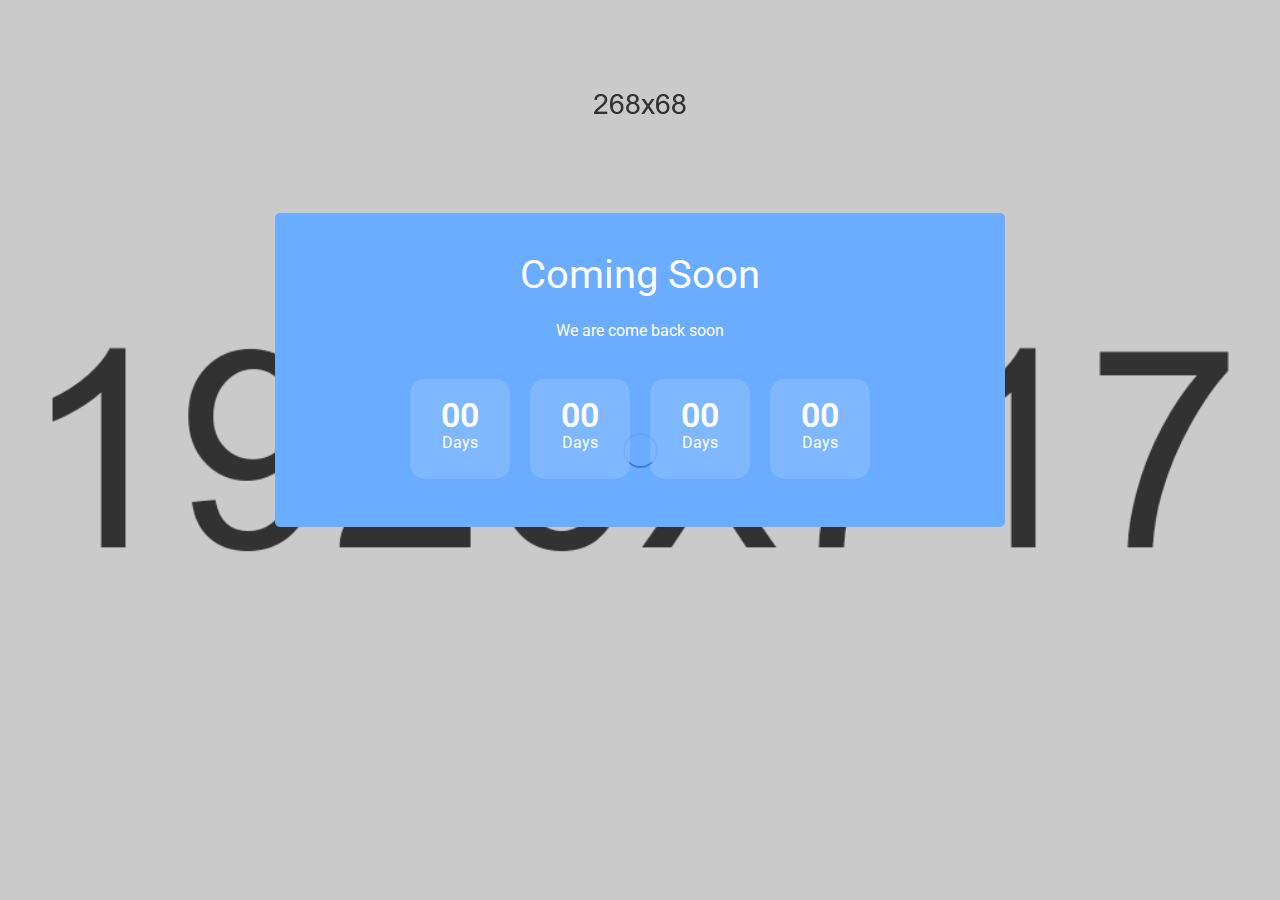
<file: coming-soon.html>
<!DOCTYPE html>
<html lang="en">

<head>
    <!-- Required meta tags -->
    <meta charset="utf-8">
    <meta name="viewport" content="width=device-width, initial-scale=1, shrink-to-fit=no">
    <title></title>

        <!-- Required CSS files -->
    <link href="https://fonts.googleapis.com/css?family=Roboto:300,300i,400,400i,500,500i,700,700i" rel="stylesheet">
    <link rel="stylesheet" href="assets/css/owl.carousel.css">
    <link rel="stylesheet" href="assets/css/barfiller.css">
    <link rel="stylesheet" href="assets/css/animate.css">
    <link rel="stylesheet" href="assets/css/font-awesome.min.css">
    <link rel="stylesheet" href="assets/css/bootstrap.min.css">
    <link rel="stylesheet" href="assets/css/slicknav.css">
    <link rel="stylesheet" href="assets/css/main.css">
</head>

<body>
    <div class="preloader">
        <span class="preloader-spin"></span>
    </div>
    <div class="site">
        


        
    <div class="coming-soon window-height" style="background-image: url(assets/img/404-bg.png)">
    <div class="container">
        <div class="row justify-content-center">
            <div class="col-md-8">
                <div class="coming-soon-logo">
                    <img src="assets/img/logo-404.png" alt="">
                </div>
                <div class="coming-soon-box bg1">
                    <h2>Coming Soon</h2>
                    <p>We are come back soon</p>
                    
                    <div class="counter-box clearfix" data-date="'2021/09/09">
                        <div class="single-counter">
                            <div class="inner">
                                <span class="counter-days">454</span>
                                <span class="text">Days</span>
                            </div>
                        </div>
                        <div class="single-counter">
                            <div class="inner">
                                <span class="counter-hours">454</span>
                                <span class="text">Days</span>
                            </div>
                        </div>
                        <div class="single-counter">
                            <div class="inner">
                                <span class="counter-minutes">454</span>
                                <span class="text">Days</span>
                            </div>
                        </div>
                        <div class="single-counter">
                            <div class="inner">
                                <span class="counter-seconds">454</span>
                                <span class="text">Days</span>
                            </div>
                        </div>
                    </div>
                </div>
            </div>
        </div>
    </div>
</div>       
       
        
    </div>

    <!--Required JS files-->
<script src="assets/js/jquery-2.2.4.min.js"></script>
<script src="assets/js/vendor/popper.min.js"></script>
<script src="assets/js/vendor/bootstrap.min.js"></script>
<script src="assets/js/vendor/owl.carousel.min.js"></script>
<script src="assets/js/vendor/isotope.pkgd.min.js"></script>
<script src="assets/js/vendor/jquery.barfiller.js"></script>
<script src="assets/js/vendor/loopcounter.js"></script>
<script src="assets/js/vendor/slicknav.min.js"></script>
<script src="assets/js/active.js"></script>

</body>

</html>
</file>
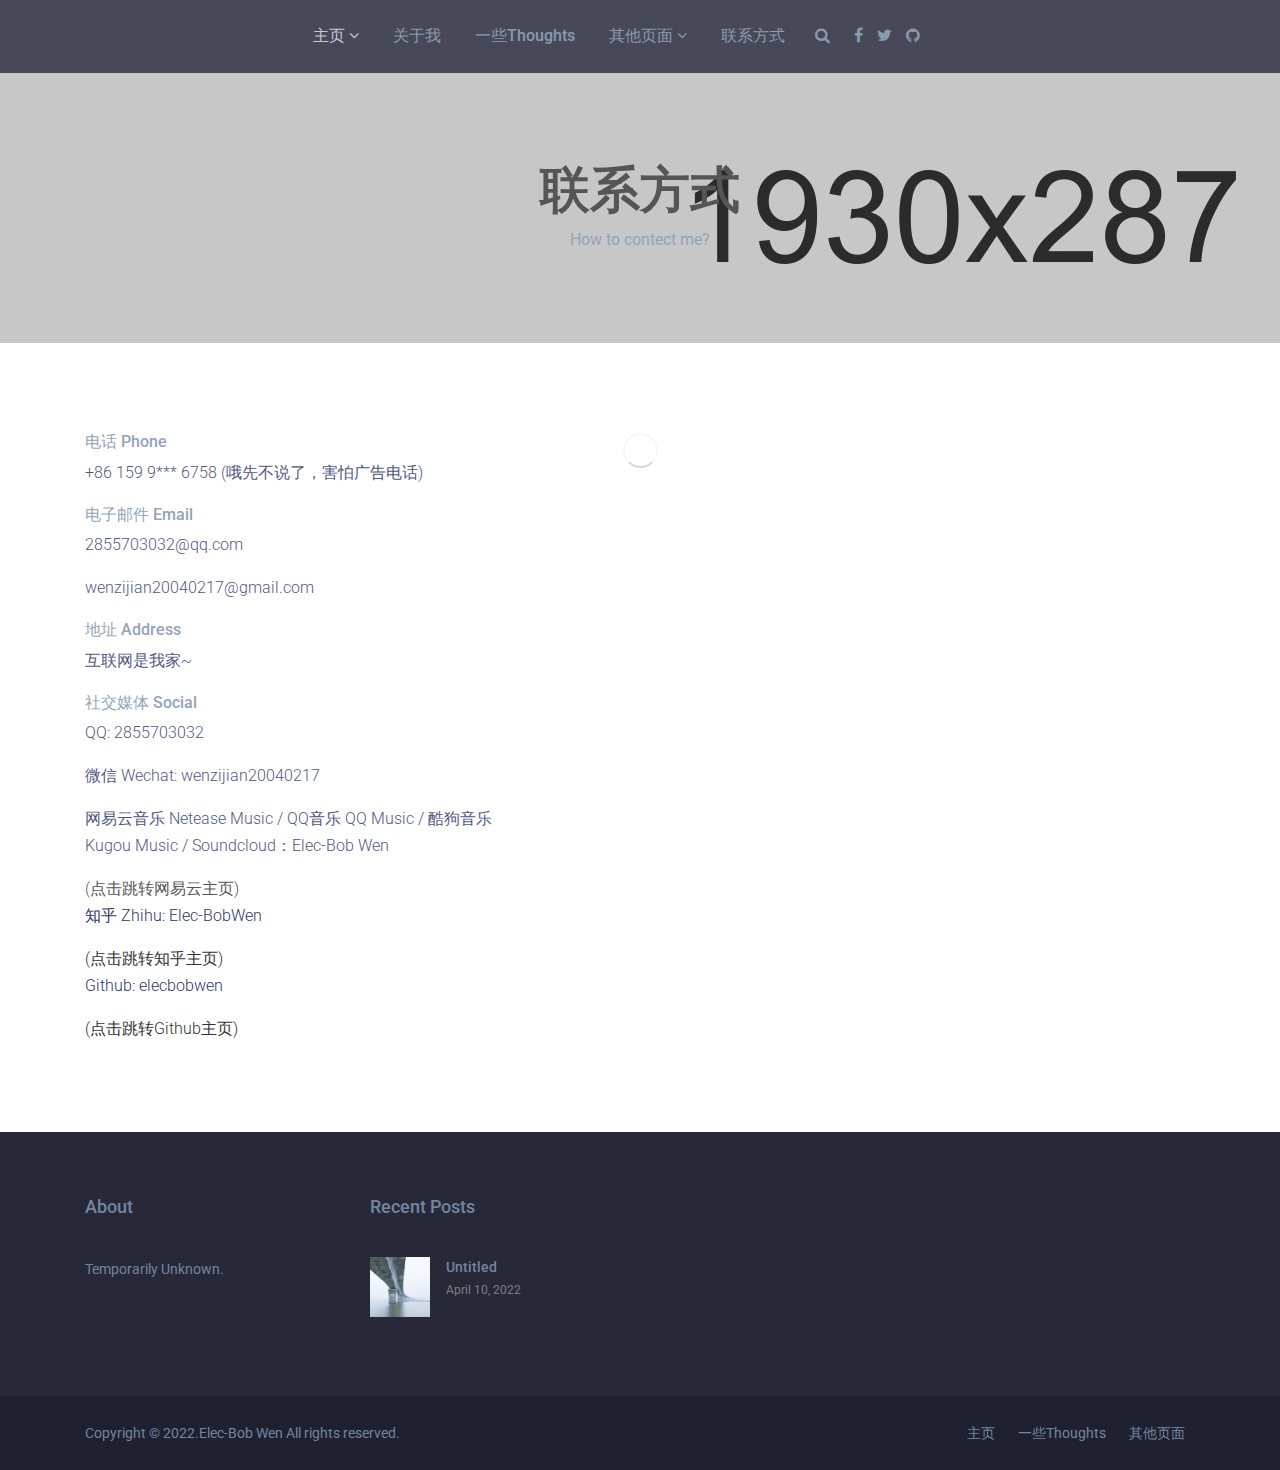
<file: contact.html>
﻿
<!DOCTYPE html>
<html lang="en">

<head>
    <!-- Required meta tags -->
    <meta charset="utf-8">
    <meta name="viewport" content="width=device-width, initial-scale=1, shrink-to-fit=no">
    <title></title>

        <!-- Required CSS files -->
    <link href="https://fonts.googleapis.com/css?family=Roboto:300,300i,400,400i,500,500i,700,700i" rel="stylesheet">
    <link rel="stylesheet" href="assets/css/owl.carousel.css">
    <link rel="stylesheet" href="assets/css/barfiller.css">
    <link rel="stylesheet" href="assets/css/animate.css">
    <link rel="stylesheet" href="assets/css/font-awesome.min.css">
    <link rel="stylesheet" href="assets/css/bootstrap.min.css">
    <link rel="stylesheet" href="assets/css/slicknav.css">
    <link rel="stylesheet" href="assets/css/main.css">
</head>

<body>
    <div class="preloader">
        <span class="preloader-spin"></span>
    </div>
    <div class="site">
        


            <header>
            <div class="container">
                <div class="row">
                    <div class="col-6 col-sm-9 nav-column clearfix">
                        <div class="right-nav">
                            <span class="search-icon fa fa-search"></span>
                            <form action="#" class="search-form">
                                <input type="search" placeholder="search now">
                                <button type="submit"><i class="fa fa-search"></i></button>
                            </form>
                            <div class="header-social">
                                <a href="#" class="fa fa-facebook"></a>
                                <a href="#" class="fa fa-twitter"></a>
                                <a href="#" class="fa fa-github"></a>
                            </div>
                        </div>
                        <nav id="menu" class="d-none d-lg-block">
                            <ul>
                              <li class="current-menu-item has-child">
                                    <a href="index.html">主页</a>
                                    <ul class="sub-menu">
                                        <li><a href="index.html">Home - 01</a></li>
                                    </ul>
                                </li>
                              <li><a href="about.html">关于我</a></li>
                              <li><a href="portfolio.html">一些Thoughts</a></li>
                                <li class="has-child">
                                    <a href="#">其他页面</a>
                                    <ul class="sub-menu">
                                        <li><a href="404.html">404</a></li>
                                        <li><a href="about.html">关于我</a></li>
                                        <li><a href="#">Career</a></li>
                                        <li><a href="#">Coming Soon</a></li>
                                        <li><a href="contact.html">联系方式</a></li>
                                        <li><a href="#">Faq</a></li>
                                        <li><a href="portfolio.html">一些Thoughts</a></li>
                                        <li><a href="#">Pricing</a></li>
                                        <li><a href="#">Service</a></li>
                                        <li><a href="#">Team</a></li>
                                        <li><a href="#">Testimonial</a></li>
                                    </ul>
                                </li>
                                <li><a href="contact.html">联系方式</a></li>
                            </ul>
                        </nav>
                    </div>
                </div>
            </div>
        </header>    <div class="page-title sp" style="background-image: url(assets/img/page-title.jpg)">
    <div class="container text-center">
        <h2>联系方式</h2>
        <p>How to contect me? </p>
    </div>
</div>        
    <div class="contact-area sp">
    <div class="container">
        <div class="row">
            <div class="col-md-5 contact-info">
                <div class="single-info">
                    <h5>电话 Phone</h5>
                    <p>+86 159 9*** 6758 (哦先不说了，害怕广告电话)</p>
                </div>
                <div class="single-info">
                    <h5>电子邮件 Email</h5>
                    <p>2855703032@qq.com</p><p>wenzijian20040217@gmail.com</p>
                </div>
                <div class="single-info">
                    <h5>地址 Address</h5>
                    <p>互联网是我家~</p>
                </div>
                <div class="single-info">
                    <h5>社交媒体 Social</h5>
                    <p>QQ: 2855703032</p>
                    <p>微信 Wechat: wenzijian20040217</p>
                    <p>网易云音乐 Netease Music / QQ音乐 QQ Music / 酷狗音乐 Kugou Music / Soundcloud：Elec-Bob Wen</p>
                    <a href="https://music.163.com/#/artist?id=34678412">(点击跳转网易云主页)</a>
                    <p>知乎 Zhihu: Elec-BobWen</p>
                    <a href="https://www.zhihu.com/people/elec-bobwen">(点击跳转知乎主页)</a>
                    <p>Github: elecbobwen</p>
                    <a href="https://github.com/elecbobwen">(点击跳转Github主页)</a>
                </div>
            </div>
        </div>
    </div>
</div>    <footer>
    <div class="footer-top">
        <div class="container">
            <div class="row">
                <div class="col-md-6 col-lg-3 footer_widget">
                    <div class="inner">
                        <h4>About</h4>
                        <p>Temporarily Unknown. </p>
                    </div>
                </div>
                <div class="col-md-6 col-lg-3 footer_widget">
                    <div class="inner">
                        <h4>Recent Posts</h4>
                        <div class="media">
                            <a href="#">
                                <img src="assets/img/recent1.jpg" class="d-flex mr-3" alt="">
                            </a>
                            <div class="media-body">
                                <h5>
                                    <a href="#">Untitled</a>
                                </h5>
                                <span>April 10, 2022</span>
                            </div>
                        </div>
                    </div>
                </div>
            </div>
        </div>
    </div>
    <div class="footer-bottom">
        <div class="container">
            <div class="row">
                <div class="col-lg-6">
                    <div class="copyright-txt">
                        Copyright &copy; 2022.Elec-Bob Wen All rights reserved.
                    </div>
                </div>
                <div class="col-lg-6 text-right">
                    <div class="footer-nav">
                        <a href="index.html">主页</a>
                        <a href="portfolio.html">一些Thoughts</a>
                        <a href="#">其他页面</a>
                    </div>
                </div>
            </div>
        </div>
    </div>
</footer>
       
       
        
    </div>

    <!--Required JS files-->
<script src="assets/js/jquery-2.2.4.min.js"></script>
<script src="assets/js/vendor/popper.min.js"></script>
<script src="assets/js/vendor/bootstrap.min.js"></script>
<script src="assets/js/vendor/owl.carousel.min.js"></script>
<script src="assets/js/vendor/isotope.pkgd.min.js"></script>
<script src="assets/js/vendor/jquery.barfiller.js"></script>
<script src="assets/js/vendor/loopcounter.js"></script>
<script src="assets/js/vendor/slicknav.min.js"></script>
<script src="assets/js/active.js"></script>

</body>

</html>
</file>
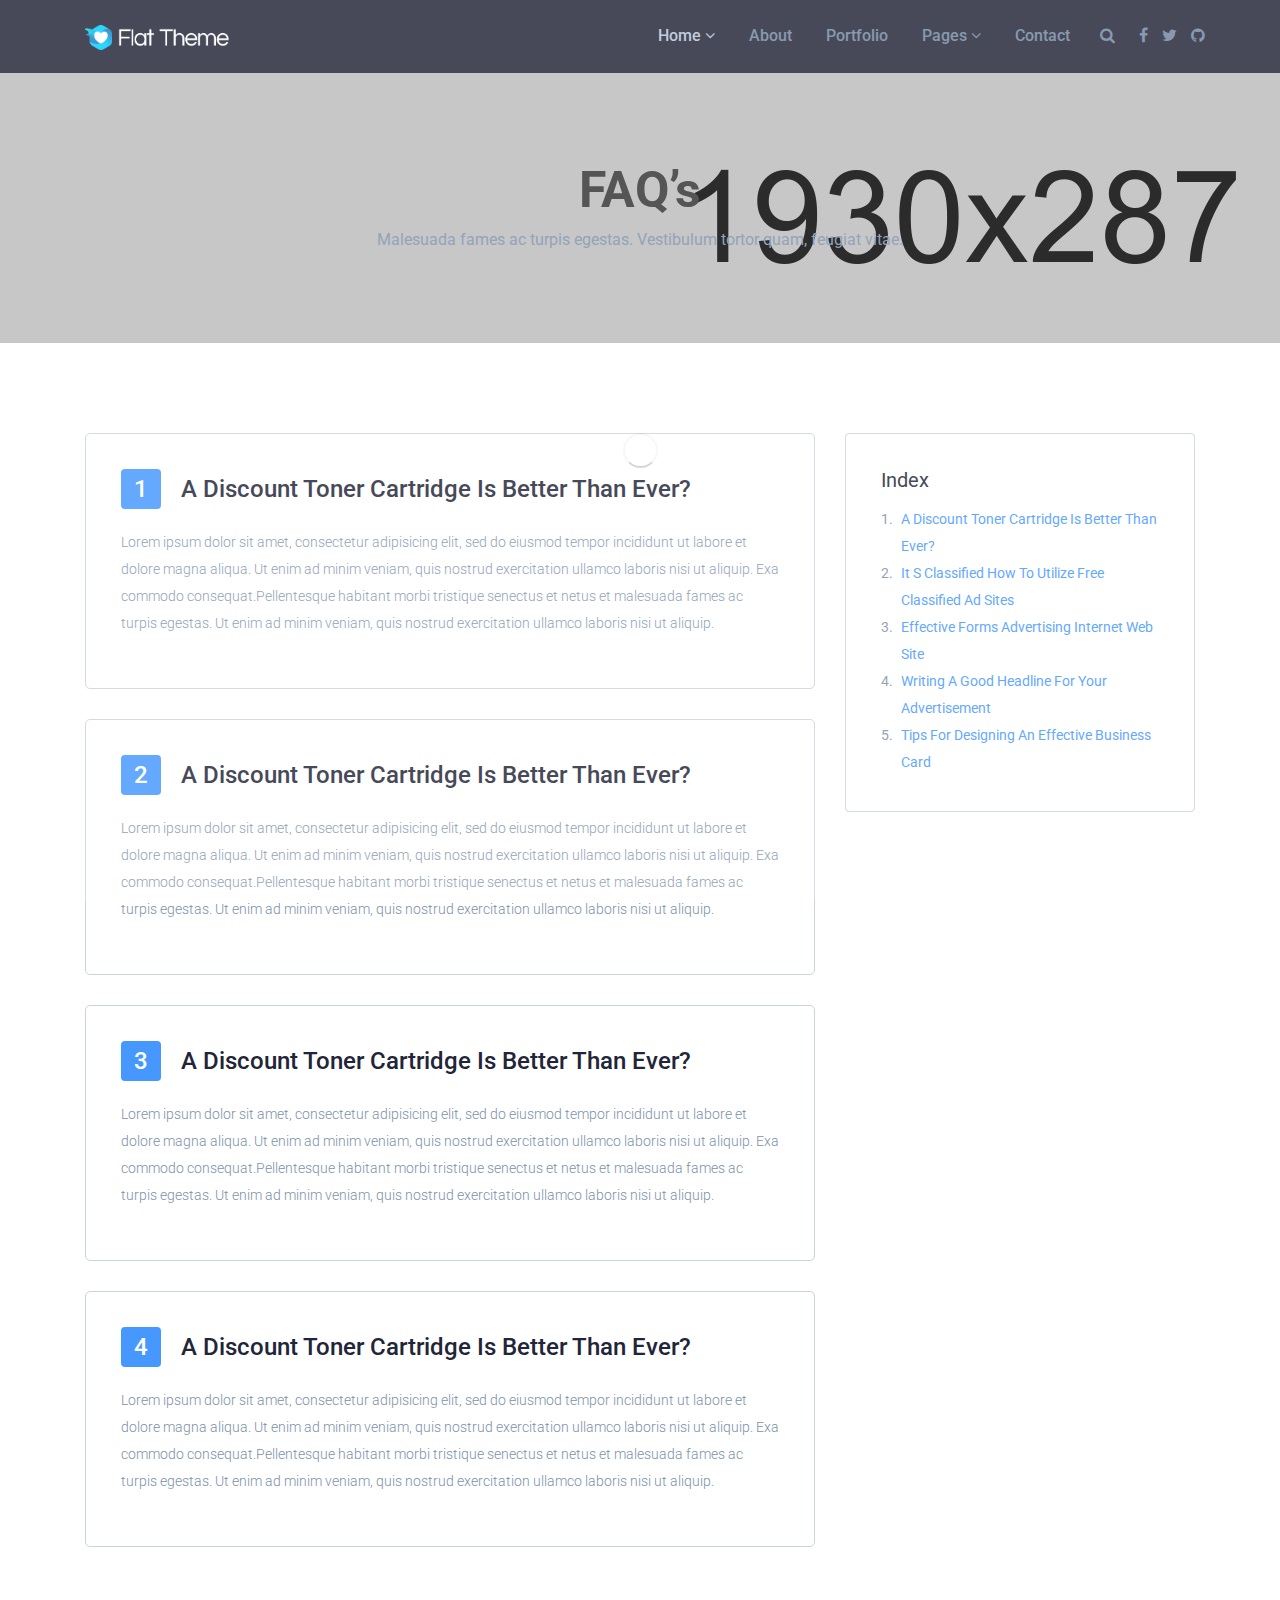
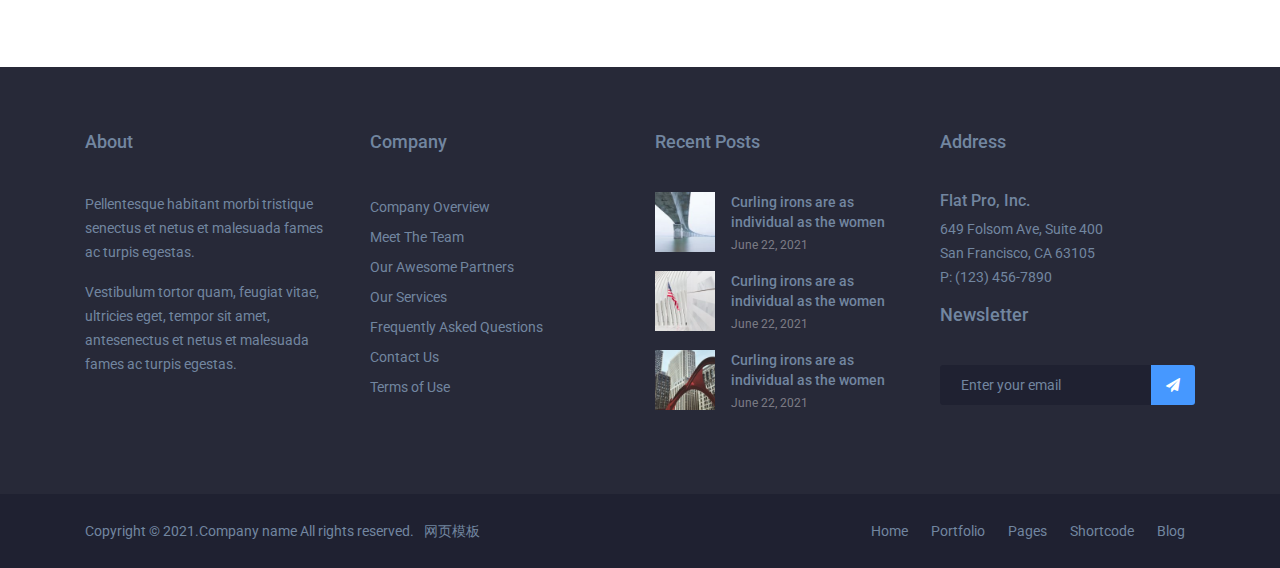
<file: faq.html>
<!DOCTYPE html>
<html lang="en">

<head>
    <!-- Required meta tags -->
    <meta charset="utf-8">
    <meta name="viewport" content="width=device-width, initial-scale=1, shrink-to-fit=no">
    <title></title>

        <!-- Required CSS files -->
    <link href="https://fonts.googleapis.com/css?family=Roboto:300,300i,400,400i,500,500i,700,700i" rel="stylesheet">
    <link rel="stylesheet" href="assets/css/owl.carousel.css">
    <link rel="stylesheet" href="assets/css/barfiller.css">
    <link rel="stylesheet" href="assets/css/animate.css">
    <link rel="stylesheet" href="assets/css/font-awesome.min.css">
    <link rel="stylesheet" href="assets/css/bootstrap.min.css">
    <link rel="stylesheet" href="assets/css/slicknav.css">
    <link rel="stylesheet" href="assets/css/main.css">
</head>

<body>
    <div class="preloader">
        <span class="preloader-spin"></span>
    </div>
    <div class="site">
        


            <header>
            <div class="container">
                <div class="row">
                    <div class="col-6 col-sm-3 logo-column">
                        <a href="index.html" class="logo">
                            <img src="assets/img/logo.png" alt="logo">
                        </a>
                    </div>
                    <div class="col-6 col-sm-9 nav-column clearfix">
                        <div class="right-nav">
                            <span class="search-icon fa fa-search"></span>
                            <form action="#" class="search-form">
                                <input type="search" placeholder="search now">
                                <button type="submit"><i class="fa fa-search"></i></button>
                            </form>
                            <div class="header-social">
                                <a href="#" class="fa fa-facebook"></a>
                                <a href="#" class="fa fa-twitter"></a>
                                <a href="#" class="fa fa-github"></a>
                            </div>
                        </div>
                        <nav id="menu" class="d-none d-lg-block">
                            <ul>
                                <li class="current-menu-item has-child">
                                    <a href="index.html">Home</a>
                                    <ul class="sub-menu">
                                        <li><a href="index.html">Home - 01</a></li>
                                        <li><a href="index-2.html">Home - 02</a></li>
                                        <li><a href="index-3.html">Home - 03</a></li>
                                    </ul>
                                </li>
                                <li><a href="about.html">About</a></li>
                                <li><a href="portfolio.html">Portfolio</a></li>
                                <li class="has-child">
                                    <a href="#">Pages</a>
                                    <ul class="sub-menu">
                                        <li><a href="404.html">404</a></li>
                                        <li><a href="about.html">About</a></li>
                                        <li><a href="career.html">Career</a></li>
                                        <li><a href="coming-soon.html">Coming Soon</a></li>
                                        <li><a href="contact.html">Contact</a></li>
                                        <li><a href="faq.html">Faq</a></li>
                                        <li><a href="portfolio.html">Portfolio</a></li>
                                        <li><a href="pricing.html">Pricing</a></li>
                                        <li><a href="service.html">Service</a></li>
                                        <li><a href="team.html">Team</a></li>
                                        <li><a href="testimonial.html">Testimonial</a></li>
                                    </ul>
                                </li>
                                <li><a href="contact.html">Contact</a></li>
                            </ul>
                        </nav>
                    </div>
                </div>
            </div>
        </header>    <div class="page-title sp" style="background-image: url(assets/img/page-title.jpg)">
    <div class="container text-center">
        <h2>FAQ’s</h2>
        <p>Malesuada fames ac turpis egestas. Vestibulum tortor quam, feugiat vitae.</p>
    </div>
</div>        
    <div class="faq-area-2 sp">
    <div class="container">
        <div class="row">
            <div class="col-md-8">
                <div class="single-faq">
                    <h2><span>1</span>A Discount Toner Cartridge Is Better Than Ever?</h2>
                    <p>Lorem ipsum dolor sit amet, consectetur adipisicing elit, sed do eiusmod tempor incididunt ut labore et dolore magna aliqua. Ut enim ad minim veniam, quis nostrud exercitation ullamco laboris nisi ut aliquip. Exa commodo consequat.Pellentesque habitant morbi tristique senectus et netus et malesuada fames ac turpis egestas. Ut enim ad minim veniam, quis nostrud exercitation ullamco laboris nisi ut aliquip.</p>
                </div>
                <div class="single-faq">
                    <h2><span>2</span>A Discount Toner Cartridge Is Better Than Ever?</h2>
                    <p>Lorem ipsum dolor sit amet, consectetur adipisicing elit, sed do eiusmod tempor incididunt ut labore et dolore magna aliqua. Ut enim ad minim veniam, quis nostrud exercitation ullamco laboris nisi ut aliquip. Exa commodo consequat.Pellentesque habitant morbi tristique senectus et netus et malesuada fames ac turpis egestas. Ut enim ad minim veniam, quis nostrud exercitation ullamco laboris nisi ut aliquip.</p>
                </div>
                <div class="single-faq">
                    <h2><span>3</span>A Discount Toner Cartridge Is Better Than Ever?</h2>
                    <p>Lorem ipsum dolor sit amet, consectetur adipisicing elit, sed do eiusmod tempor incididunt ut labore et dolore magna aliqua. Ut enim ad minim veniam, quis nostrud exercitation ullamco laboris nisi ut aliquip. Exa commodo consequat.Pellentesque habitant morbi tristique senectus et netus et malesuada fames ac turpis egestas. Ut enim ad minim veniam, quis nostrud exercitation ullamco laboris nisi ut aliquip.</p>
                </div>
                <div class="single-faq">
                    <h2><span>4</span>A Discount Toner Cartridge Is Better Than Ever?</h2>
                    <p>Lorem ipsum dolor sit amet, consectetur adipisicing elit, sed do eiusmod tempor incididunt ut labore et dolore magna aliqua. Ut enim ad minim veniam, quis nostrud exercitation ullamco laboris nisi ut aliquip. Exa commodo consequat.Pellentesque habitant morbi tristique senectus et netus et malesuada fames ac turpis egestas. Ut enim ad minim veniam, quis nostrud exercitation ullamco laboris nisi ut aliquip.</p>
                </div>
            </div>
            <div class="col-md-4">
                <div class="faq-sidebar-wrap">
                    <h3>Index</h3>
                    <ul class="faq-sidebar">
                        <li><a href="#"><span>1.</span> A Discount Toner Cartridge Is Better Than Ever?</a></li>
                        <li><a href="#"><span>2.</span> It S Classified How To Utilize Free Classified Ad Sites</a></li>
                        <li><a href="#"><span>3.</span> Effective Forms Advertising Internet Web Site</a></li>
                        <li><a href="#"><span>4.</span> Writing A Good Headline For Your Advertisement</a></li>
                        <li><a href="#"><span>5.</span> Tips For Designing An Effective Business Card</a></li>
                    </ul>
                </div>
            </div>
        </div>
    </div>
</div>
    <footer>
    <div class="footer-top">
        <div class="container">
            <div class="row">
                <div class="col-md-6 col-lg-3 footer_widget">
                    <div class="inner">
                        <h4>About</h4>
                        <p>Pellentesque habitant morbi tristique senectus et netus et malesuada fames ac turpis egestas.</p>
                        <p>Vestibulum tortor quam, feugiat vitae, ultricies eget, tempor sit amet, antesenectus et netus et malesuada fames ac turpis egestas.</p>
                    </div>
                </div>
                <div class="col-md-6 col-lg-3 footer_widget">
                    <div class="inner">
                        <h4>Company</h4>
                        <ul>
                            <li><a href="#">Company Overview</a></li>
                            <li><a href="#">Meet The Team</a></li>
                            <li><a href="#">Our Awesome Partners</a></li>
                            <li><a href="#">Our Services</a></li>
                            <li><a href="#">Frequently Asked Questions</a></li>
                            <li><a href="#">Contact Us</a></li>
                            <li><a href="#">Terms of Use</a></li>
                        </ul>
                    </div>
                </div>
                <div class="col-md-6 col-lg-3 footer_widget">
                    <div class="inner">
                        <h4>Recent Posts</h4>
                        <div class="media">
                            <a href="#">
                                <img src="assets/img/recent1.jpg" class="d-flex mr-3" alt="">
                            </a>
                            <div class="media-body">
                                <h5>
                                    <a href="#">Curling irons are as individual as the women</a>
                                </h5>
                                <span>June 22, 2021</span>
                            </div>
                        </div>
                        <div class="media">
                            <a href="#">
                                <img src="assets/img/recent2.jpg" class="d-flex mr-3" alt="">
                            </a>
                            <div class="media-body">
                                <h5>
                                    <a href="#">Curling irons are as individual as the women</a>
                                </h5>
                                <span>June 22, 2021</span>
                            </div>
                        </div>
                        <div class="media">
                            <a href="#">
                                <img src="assets/img/recent3.jpg" class="d-flex mr-3" alt="">
                            </a>
                            <div class="media-body">
                                <h5>
                                    <a href="#">Curling irons are as individual as the women</a>
                                </h5>
                                <span>June 22, 2021</span>
                            </div>
                        </div>
                    </div>
                </div>
                <div class="col-md-6 col-lg-3 footer_widget">
                    <div class="inner">
                        <h4>Address</h4>
                        <h5>Flat Pro, Inc.</h5>
                        <p>649 Folsom Ave, Suite 400 <br>San Francisco, CA 63105 <br>P: (123) 456-7890</p>
                        <h4>Newsletter</h4>
                        <form action="#" class="nw_form">
                            <input placeholder="Enter your email" type="email">
                            <button><i class="fa fa-paper-plane"></i></button>
                        </form>
                    </div>
                </div>
            </div>
        </div>
    </div>
    <div class="footer-bottom">
        <div class="container">
            <div class="row">
                <div class="col-lg-6">
                    <div class="copyright-txt">
                        Copyright &copy; 2021.Company name All rights reserved.<a target="_blank" href="http://sc.chinaz.com/moban/">&#x7F51;&#x9875;&#x6A21;&#x677F;</a>
                    </div>
                </div>
                <div class="col-lg-6 text-right">
                    <div class="footer-nav">
                        <a href="#">Home</a>
                        <a href="#">Portfolio</a>
                        <a href="#">Pages</a>
                        <a href="#">Shortcode</a>
                        <a href="#">Blog</a>
                    </div>
                </div>
            </div>
        </div>
    </div>
</footer>
       
       
        
    </div>

    <!--Required JS files-->
<script src="assets/js/jquery-2.2.4.min.js"></script>
<script src="assets/js/vendor/popper.min.js"></script>
<script src="assets/js/vendor/bootstrap.min.js"></script>
<script src="assets/js/vendor/owl.carousel.min.js"></script>
<script src="assets/js/vendor/isotope.pkgd.min.js"></script>
<script src="assets/js/vendor/jquery.barfiller.js"></script>
<script src="assets/js/vendor/loopcounter.js"></script>
<script src="assets/js/vendor/slicknav.min.js"></script>
<script src="assets/js/active.js"></script>

</body>

</html>
</file>
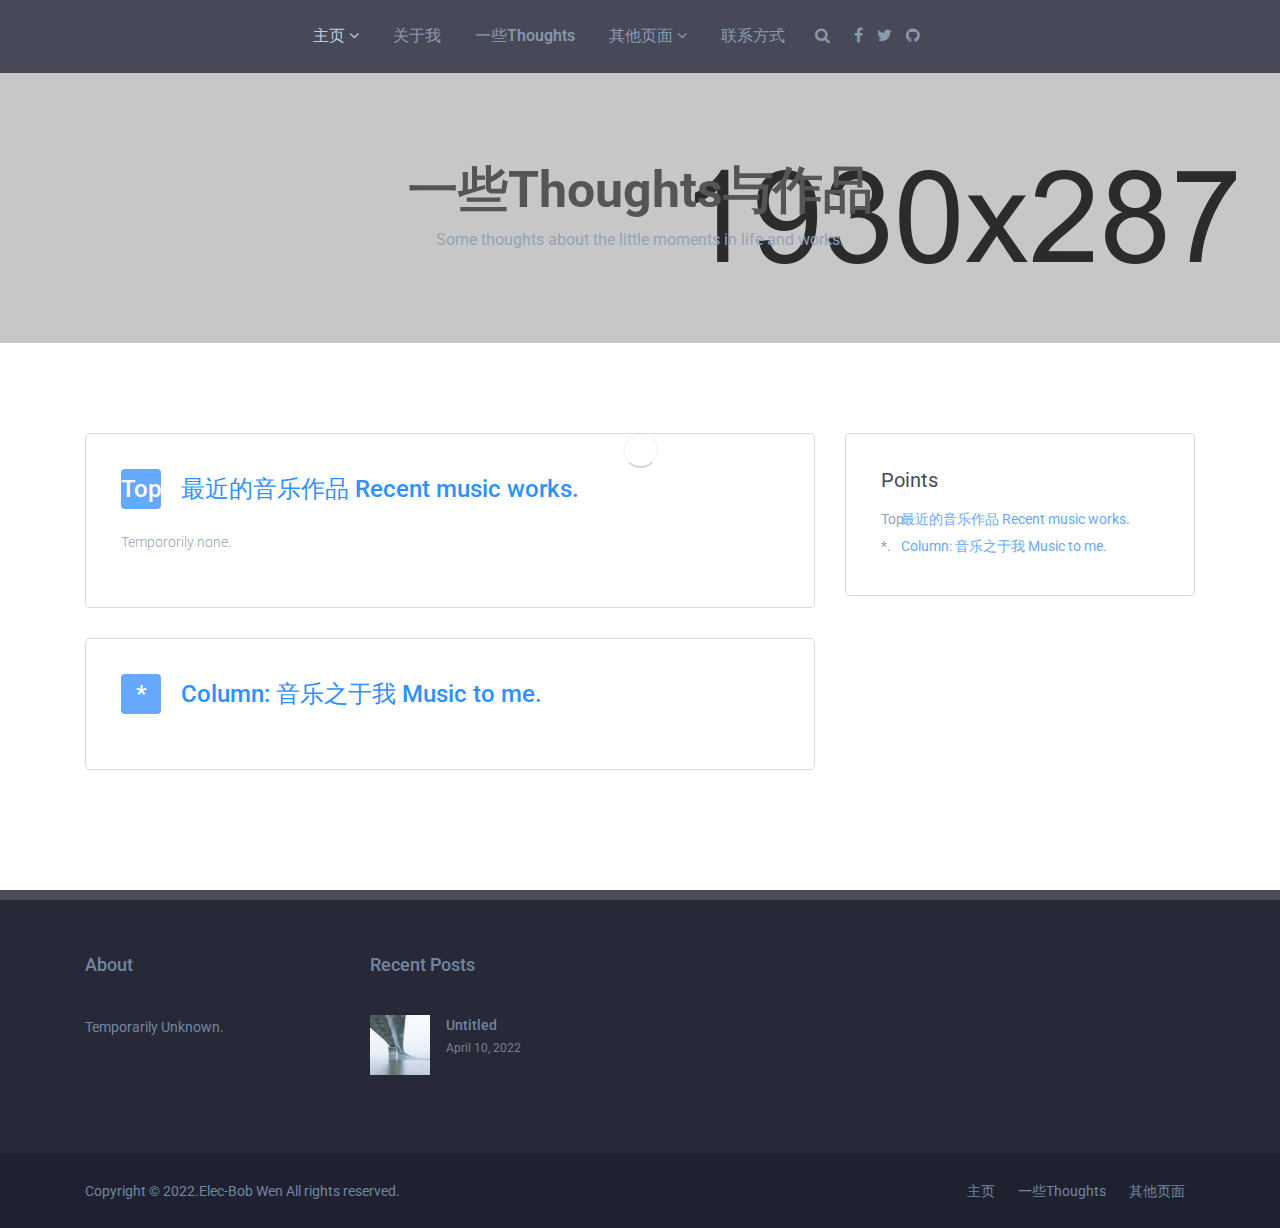
<file: portfolio.html>
﻿
<!DOCTYPE html>
<html lang="en">

<head>
    <!-- Required meta tags -->
    <meta charset="utf-8">
    <meta name="viewport" content="width=device-width, initial-scale=1, shrink-to-fit=no">
    <title></title>

        <!-- Required CSS files -->
    <link href="https://fonts.googleapis.com/css?family=Roboto:300,300i,400,400i,500,500i,700,700i" rel="stylesheet">
    <link rel="stylesheet" href="assets/css/owl.carousel.css">
    <link rel="stylesheet" href="assets/css/barfiller.css">
    <link rel="stylesheet" href="assets/css/animate.css">
    <link rel="stylesheet" href="assets/css/font-awesome.min.css">
    <link rel="stylesheet" href="assets/css/bootstrap.min.css">
    <link rel="stylesheet" href="assets/css/slicknav.css">
    <link rel="stylesheet" href="assets/css/main.css">
</head>

<body>
    <div class="preloader">
        <span class="preloader-spin"></span>
    </div>
    <div class="site">
        


            <header>
            <div class="container">
                <div class="row">
                    <div class="col-6 col-sm-9 nav-column clearfix">
                        <div class="right-nav">
                            <span class="search-icon fa fa-search"></span>
                            <form action="#" class="search-form">
                                <input type="search" placeholder="search now">
                                <button type="submit"><i class="fa fa-search"></i></button>
                            </form>
                            <div class="header-social">
                                <a href="#" class="fa fa-facebook"></a>
                                <a href="#" class="fa fa-twitter"></a>
                                <a href="#" class="fa fa-github"></a>
                            </div>
                        </div>
                        <nav id="menu" class="d-none d-lg-block">
                            <ul>
                              <li class="current-menu-item has-child">
                                    <a href="index.html">主页</a>
                                    <ul class="sub-menu">
                                        <li><a href="index.html">Home - 01</a></li>
                                    </ul>
                                </li>
                              <li><a href="about.html">关于我</a></li>
                              <li><a href="portfolio.html">一些Thoughts</a></li>
                                <li class="has-child">
                                    <a href="#">其他页面</a>
                                    <ul class="sub-menu">
                                        <li><a href="404.html">404</a></li>
                                        <li><a href="about.html">关于我</a></li>
                                        <li><a href="#">Career</a></li>
                                        <li><a href="#">Coming Soon</a></li>
                                        <li><a href="contact.html">联系方式</a></li>
                                        <li><a href="#">Faq</a></li>
                                        <li><a href="portfolio.html">一些Thoughts</a></li>
                                        <li><a href="#">Pricing</a></li>
                                        <li><a href="#">Service</a></li>
                                        <li><a href="#">Team</a></li>
                                        <li><a href="#">Testimonial</a></li>
                                    </ul>
                                </li>
                                <li><a href="contact.html">联系方式</a></li>
                            </ul>
                        </nav>
                    </div>
                </div>
            </div>
        </header>    
<div class="page-title sp" style="background-image: url(assets/img/page-title.jpg)">
    <div class="container text-center">
        <h2>一些Thoughts与作品</h2>
        <p>Some thoughts about the little moments in life and works. </p>
    </div>
</div>        
    <div class="faq-area-2 sp">
    <div class="container">
        <div class="row">
            <div class="col-md-8">
                <div class="single-faq">
                    <h2><span>Top</span><a href="#">最近的音乐作品 Recent music works. </a></h2>
                    <p>Tempororily none. </p>
                </div>
                <div class="single-faq">
                    <h2><span>*</span><a href="columnmusictome.html">Column: 音乐之于我 Music to me. </a></h2>
                </div>
            </div>
            <div class="col-md-4">
                <div class="faq-sidebar-wrap">
                    <h3>Points</h3>
                    <ul class="faq-sidebar">
                        <li><a href="#"><span>Top.</span> 最近的音乐作品 Recent music works. </a></li>
                        <li><a href="columnmusictome.html"><span>*.</span> Column: 音乐之于我 Music to me. </a></li>
                </div>
            </div>
        </div>
    </div>
</div>
	<footer>
    <div class="footer-top">
        <div class="container">
            <div class="row">
                <div class="col-md-6 col-lg-3 footer_widget">
                    <div class="inner">
                        <h4>About</h4>
                        <p>Temporarily Unknown. </p>
                    </div>
                </div>
                <div class="col-md-6 col-lg-3 footer_widget">
                    <div class="inner">
                        <h4>Recent Posts</h4>
                        <div class="media">
                            <a href="#">
                                <img src="assets/img/recent1.jpg" class="d-flex mr-3" alt="">
                            </a>
                            <div class="media-body">
                                <h5>
                                    <a href="#">Untitled</a>
                                </h5>
                                <span>April 10, 2022</span>
                            </div>
                        </div>
                    </div>
                </div>
            </div>
        </div>
    </div>
    <div class="footer-bottom">
        <div class="container">
            <div class="row">
                <div class="col-lg-6">
                    <div class="copyright-txt">
                        Copyright &copy; 2022.Elec-Bob Wen All rights reserved.
                    </div>
                </div>
                <div class="col-lg-6 text-right">
                    <div class="footer-nav">
                        <a href="index.html">主页</a>
                        <a href="portfolio.html">一些Thoughts</a>
                        <a href="#">其他页面</a>
                    </div>
                </div>
            </div>
        </div>
    </div>
</footer>
       
       
        
    </div>

    <!--Required JS files-->
<script src="assets/js/jquery-2.2.4.min.js"></script>
<script src="assets/js/vendor/popper.min.js"></script>
<script src="assets/js/vendor/bootstrap.min.js"></script>
<script src="assets/js/vendor/owl.carousel.min.js"></script>
<script src="assets/js/vendor/isotope.pkgd.min.js"></script>
<script src="assets/js/vendor/jquery.barfiller.js"></script>
<script src="assets/js/vendor/loopcounter.js"></script>
<script src="assets/js/vendor/slicknav.min.js"></script>
<script src="assets/js/active.js"></script>

</body>

</html>
</file>
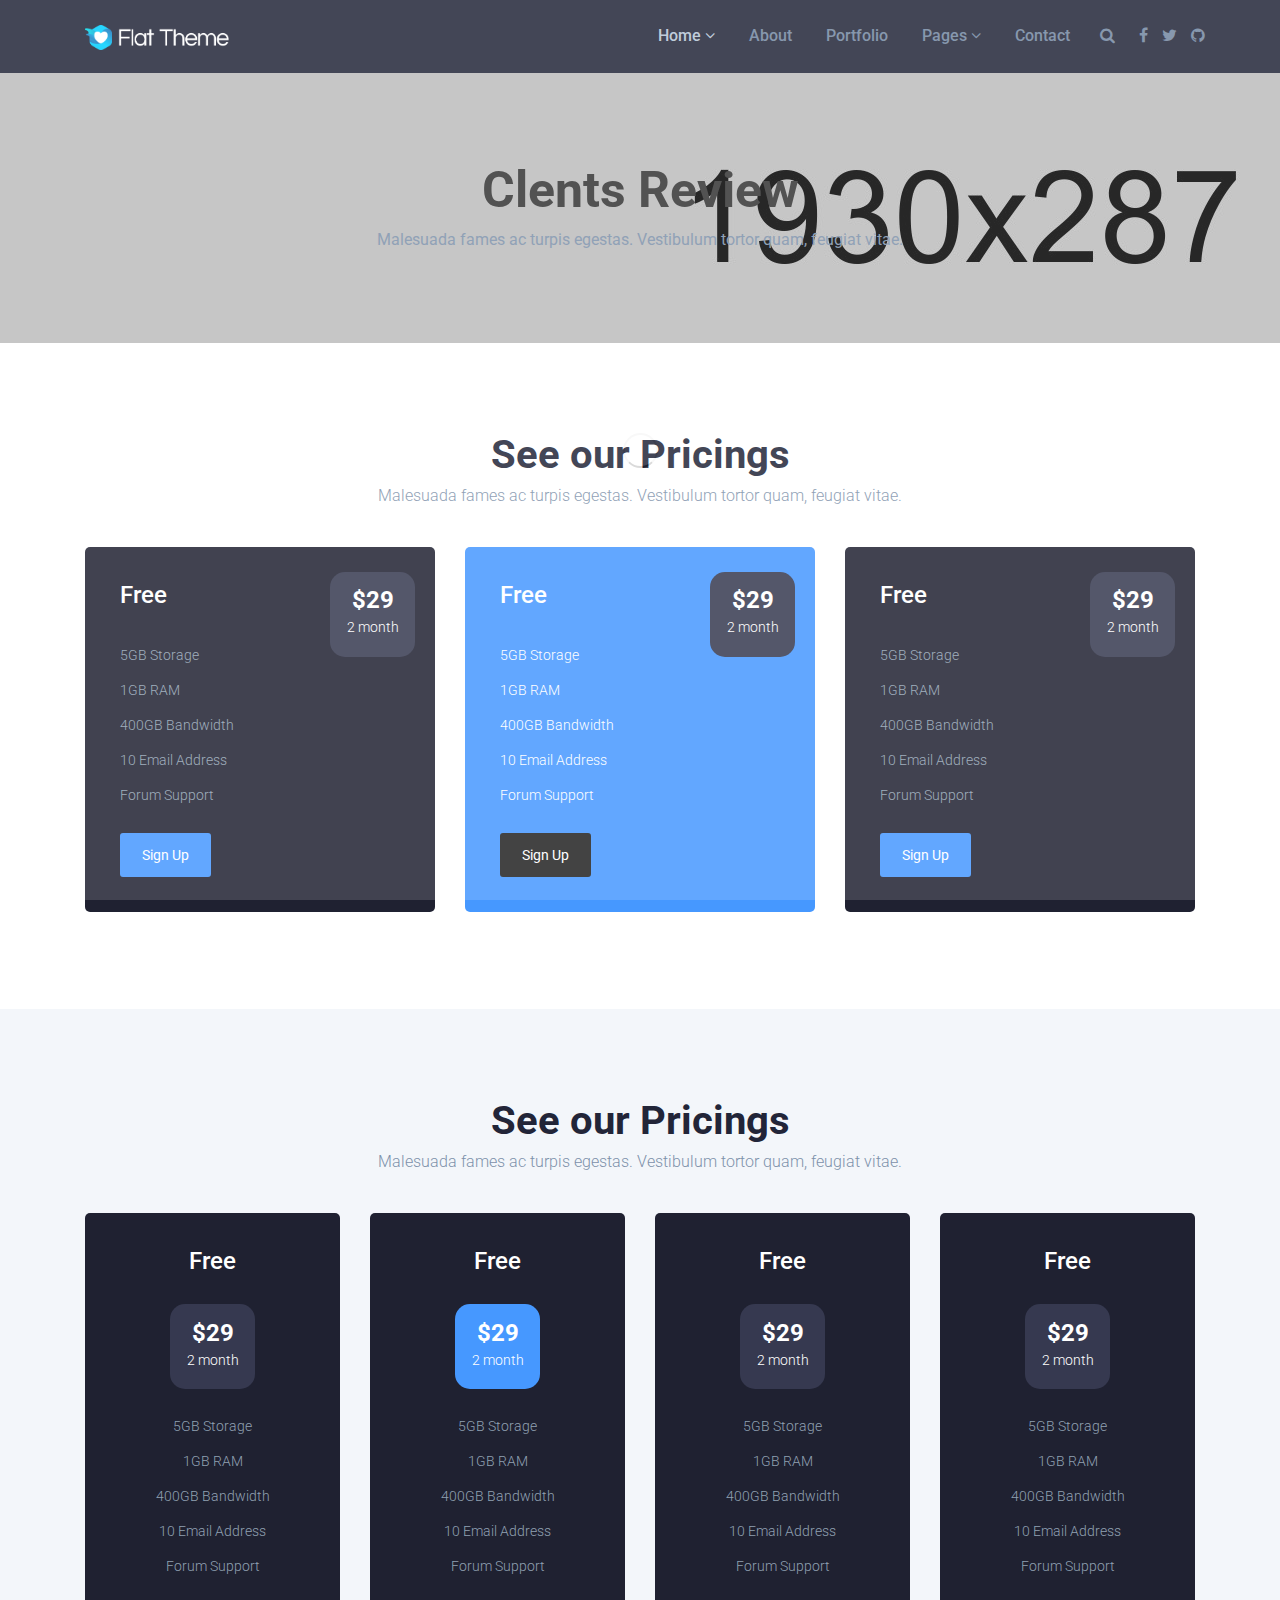
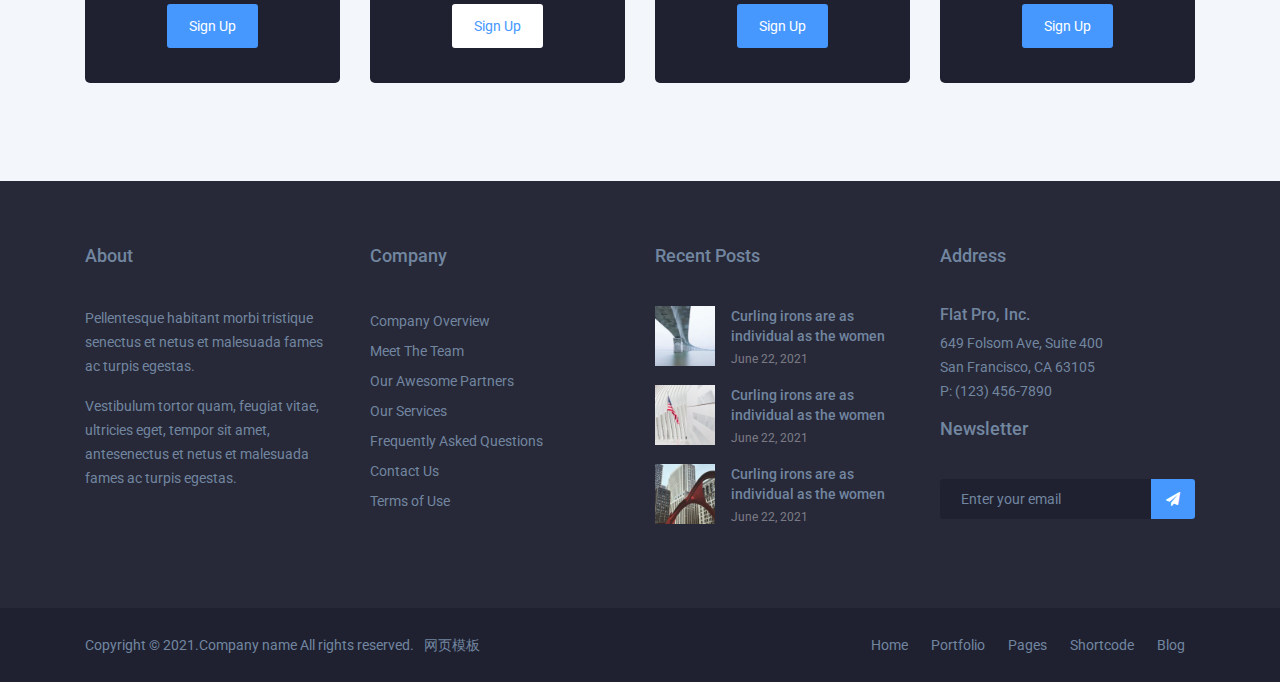
<file: pricing.html>
<!DOCTYPE html>
<html lang="en">

<head>
    <!-- Required meta tags -->
    <meta charset="utf-8">
    <meta name="viewport" content="width=device-width, initial-scale=1, shrink-to-fit=no">
    <title></title>

        <!-- Required CSS files -->
    <link href="https://fonts.googleapis.com/css?family=Roboto:300,300i,400,400i,500,500i,700,700i" rel="stylesheet">
    <link rel="stylesheet" href="assets/css/owl.carousel.css">
    <link rel="stylesheet" href="assets/css/barfiller.css">
    <link rel="stylesheet" href="assets/css/animate.css">
    <link rel="stylesheet" href="assets/css/font-awesome.min.css">
    <link rel="stylesheet" href="assets/css/bootstrap.min.css">
    <link rel="stylesheet" href="assets/css/slicknav.css">
    <link rel="stylesheet" href="assets/css/main.css">
</head>

<body>
    <div class="preloader">
        <span class="preloader-spin"></span>
    </div>
    <div class="site">
        


            <header>
            <div class="container">
                <div class="row">
                    <div class="col-6 col-sm-3 logo-column">
                        <a href="index.html" class="logo">
                            <img src="assets/img/logo.png" alt="logo">
                        </a>
                    </div>
                    <div class="col-6 col-sm-9 nav-column clearfix">
                        <div class="right-nav">
                            <span class="search-icon fa fa-search"></span>
                            <form action="#" class="search-form">
                                <input type="search" placeholder="search now">
                                <button type="submit"><i class="fa fa-search"></i></button>
                            </form>
                            <div class="header-social">
                                <a href="#" class="fa fa-facebook"></a>
                                <a href="#" class="fa fa-twitter"></a>
                                <a href="#" class="fa fa-github"></a>
                            </div>
                        </div>
                        <nav id="menu" class="d-none d-lg-block">
                            <ul>
                                <li class="current-menu-item has-child">
                                    <a href="index.html">Home</a>
                                    <ul class="sub-menu">
                                        <li><a href="index.html">Home - 01</a></li>
                                        <li><a href="index-2.html">Home - 02</a></li>
                                        <li><a href="index-3.html">Home - 03</a></li>
                                    </ul>
                                </li>
                                <li><a href="about.html">About</a></li>
                                <li><a href="portfolio.html">Portfolio</a></li>
                                <li class="has-child">
                                    <a href="#">Pages</a>
                                    <ul class="sub-menu">
                                        <li><a href="404.html">404</a></li>
                                        <li><a href="about.html">About</a></li>
                                        <li><a href="career.html">Career</a></li>
                                        <li><a href="coming-soon.html">Coming Soon</a></li>
                                        <li><a href="contact.html">Contact</a></li>
                                        <li><a href="faq.html">Faq</a></li>
                                        <li><a href="portfolio.html">Portfolio</a></li>
                                        <li><a href="pricing.html">Pricing</a></li>
                                        <li><a href="service.html">Service</a></li>
                                        <li><a href="team.html">Team</a></li>
                                        <li><a href="testimonial.html">Testimonial</a></li>
                                    </ul>
                                </li>
                                <li><a href="contact.html">Contact</a></li>
                            </ul>
                        </nav>
                    </div>
                </div>
            </div>
        </header>    <div class="page-title sp" style="background-image: url(assets/img/page-title.jpg)">
    <div class="container text-center">
        <h2>Clents Review</h2>
        <p>Malesuada fames ac turpis egestas. Vestibulum tortor quam, feugiat vitae.</p>
    </div>
</div>        
    <div class="pricing-area sp ">
    <div class="container">
        <div class="section-title">
            <h2>See our Pricings</h2>
            <p>Malesuada fames ac turpis egestas. Vestibulum tortor quam, feugiat vitae.</p>
        </div>
        <div class="row">
            <div class="col-md-6 col-lg-4 single-pricing">
                <div class="inner">
                   <div class="title">
                        <h2>Free</h2>
                        <div class="price">
                            <span>$29</span>
                            <span>2 month</span>
                        </div>
                   </div>
                   <ul>
                       <li>5GB Storage</li>
                        <li>1GB RAM</li>
                        <li>400GB Bandwidth</li>
                        <li>10 Email Address</li>
                        <li>Forum Support</li>
                   </ul>
                   <a href="#" class="button">Sign Up</a>
                </div>
            </div>
            <div class="col-md-6 col-lg-4 single-pricing active">
                <div class="inner">
                   <div class="title">
                        <h2>Free</h2>
                        <div class="price">
                            <span>$29</span>
                            <span>2 month</span>
                        </div>
                   </div>
                   <ul>
                       <li>5GB Storage</li>
                        <li>1GB RAM</li>
                        <li>400GB Bandwidth</li>
                        <li>10 Email Address</li>
                        <li>Forum Support</li>
                   </ul>
                   <a href="#" class="button">Sign Up</a>
                </div>
            </div>
            <div class="col-md-6 col-lg-4 single-pricing">
                <div class="inner">
                   <div class="title">
                        <h2>Free</h2>
                        <div class="price">
                            <span>$29</span>
                            <span>2 month</span>
                        </div>
                   </div>
                   <ul>
                       <li>5GB Storage</li>
                        <li>1GB RAM</li>
                        <li>400GB Bandwidth</li>
                        <li>10 Email Address</li>
                        <li>Forum Support</li>
                   </ul>
                   <a href="#" class="button">Sign Up</a>
                </div>
            </div>
        </div>
    </div>
</div>




<div class="pricing-area sp bg2">
    <div class="container">
        <div class="section-title">
            <h2>See our Pricings</h2>
            <p>Malesuada fames ac turpis egestas. Vestibulum tortor quam, feugiat vitae.</p>
        </div>
        <div class="row">
            <div class="col-md-6 col-lg-3 single-pricing-2">
                <div class="inner">
                   <div class="title">
                        <h2>Free</h2>
                        <div class="price">
                            <span>$29</span>
                            <span>2 month</span>
                        </div>
                   </div>
                   <ul>
                       <li>5GB Storage</li>
                        <li>1GB RAM</li>
                        <li>400GB Bandwidth</li>
                        <li>10 Email Address</li>
                        <li>Forum Support</li>
                   </ul>
                   <a href="#" class="button">Sign Up</a>
                </div>
            </div>
            <div class="col-md-6 col-lg-3 single-pricing-2 active">
                <div class="inner">
                   <div class="title">
                        <h2>Free</h2>
                        <div class="price">
                            <span>$29</span>
                            <span>2 month</span>
                        </div>
                   </div>
                   <ul>
                       <li>5GB Storage</li>
                        <li>1GB RAM</li>
                        <li>400GB Bandwidth</li>
                        <li>10 Email Address</li>
                        <li>Forum Support</li>
                   </ul>
                   <a href="#" class="button">Sign Up</a>
                </div>
            </div>
            <div class="col-md-6 col-lg-3 single-pricing-2">
                <div class="inner">
                   <div class="title">
                        <h2>Free</h2>
                        <div class="price">
                            <span>$29</span>
                            <span>2 month</span>
                        </div>
                   </div>
                   <ul>
                       <li>5GB Storage</li>
                        <li>1GB RAM</li>
                        <li>400GB Bandwidth</li>
                        <li>10 Email Address</li>
                        <li>Forum Support</li>
                   </ul>
                   <a href="#" class="button">Sign Up</a>
                </div>
            </div>
            <div class="col-md-6 col-lg-3 single-pricing-2">
                <div class="inner">
                   <div class="title">
                        <h2>Free</h2>
                        <div class="price">
                            <span>$29</span>
                            <span>2 month</span>
                        </div>
                   </div>
                   <ul>
                       <li>5GB Storage</li>
                        <li>1GB RAM</li>
                        <li>400GB Bandwidth</li>
                        <li>10 Email Address</li>
                        <li>Forum Support</li>
                   </ul>
                   <a href="#" class="button">Sign Up</a>
                </div>
            </div>
        </div>
    </div>
</div>    <footer>
    <div class="footer-top">
        <div class="container">
            <div class="row">
                <div class="col-md-6 col-lg-3 footer_widget">
                    <div class="inner">
                        <h4>About</h4>
                        <p>Pellentesque habitant morbi tristique senectus et netus et malesuada fames ac turpis egestas.</p>
                        <p>Vestibulum tortor quam, feugiat vitae, ultricies eget, tempor sit amet, antesenectus et netus et malesuada fames ac turpis egestas.</p>
                    </div>
                </div>
                <div class="col-md-6 col-lg-3 footer_widget">
                    <div class="inner">
                        <h4>Company</h4>
                        <ul>
                            <li><a href="#">Company Overview</a></li>
                            <li><a href="#">Meet The Team</a></li>
                            <li><a href="#">Our Awesome Partners</a></li>
                            <li><a href="#">Our Services</a></li>
                            <li><a href="#">Frequently Asked Questions</a></li>
                            <li><a href="#">Contact Us</a></li>
                            <li><a href="#">Terms of Use</a></li>
                        </ul>
                    </div>
                </div>
                <div class="col-md-6 col-lg-3 footer_widget">
                    <div class="inner">
                        <h4>Recent Posts</h4>
                        <div class="media">
                            <a href="#">
                                <img src="assets/img/recent1.jpg" class="d-flex mr-3" alt="">
                            </a>
                            <div class="media-body">
                                <h5>
                                    <a href="#">Curling irons are as individual as the women</a>
                                </h5>
                                <span>June 22, 2021</span>
                            </div>
                        </div>
                        <div class="media">
                            <a href="#">
                                <img src="assets/img/recent2.jpg" class="d-flex mr-3" alt="">
                            </a>
                            <div class="media-body">
                                <h5>
                                    <a href="#">Curling irons are as individual as the women</a>
                                </h5>
                                <span>June 22, 2021</span>
                            </div>
                        </div>
                        <div class="media">
                            <a href="#">
                                <img src="assets/img/recent3.jpg" class="d-flex mr-3" alt="">
                            </a>
                            <div class="media-body">
                                <h5>
                                    <a href="#">Curling irons are as individual as the women</a>
                                </h5>
                                <span>June 22, 2021</span>
                            </div>
                        </div>
                    </div>
                </div>
                <div class="col-md-6 col-lg-3 footer_widget">
                    <div class="inner">
                        <h4>Address</h4>
                        <h5>Flat Pro, Inc.</h5>
                        <p>649 Folsom Ave, Suite 400 <br>San Francisco, CA 63105 <br>P: (123) 456-7890</p>
                        <h4>Newsletter</h4>
                        <form action="#" class="nw_form">
                            <input placeholder="Enter your email" type="email">
                            <button><i class="fa fa-paper-plane"></i></button>
                        </form>
                    </div>
                </div>
            </div>
        </div>
    </div>
    <div class="footer-bottom">
        <div class="container">
            <div class="row">
                <div class="col-lg-6">
                    <div class="copyright-txt">
                        Copyright &copy; 2021.Company name All rights reserved.<a target="_blank" href="http://sc.chinaz.com/moban/">&#x7F51;&#x9875;&#x6A21;&#x677F;</a>
                    </div>
                </div>
                <div class="col-lg-6 text-right">
                    <div class="footer-nav">
                        <a href="#">Home</a>
                        <a href="#">Portfolio</a>
                        <a href="#">Pages</a>
                        <a href="#">Shortcode</a>
                        <a href="#">Blog</a>
                    </div>
                </div>
            </div>
        </div>
    </div>
</footer>
       
       
        
    </div>

    <!--Required JS files-->
<script src="assets/js/jquery-2.2.4.min.js"></script>
<script src="assets/js/vendor/popper.min.js"></script>
<script src="assets/js/vendor/bootstrap.min.js"></script>
<script src="assets/js/vendor/owl.carousel.min.js"></script>
<script src="assets/js/vendor/isotope.pkgd.min.js"></script>
<script src="assets/js/vendor/jquery.barfiller.js"></script>
<script src="assets/js/vendor/loopcounter.js"></script>
<script src="assets/js/vendor/slicknav.min.js"></script>
<script src="assets/js/active.js"></script>

</body>

</html>
</file>
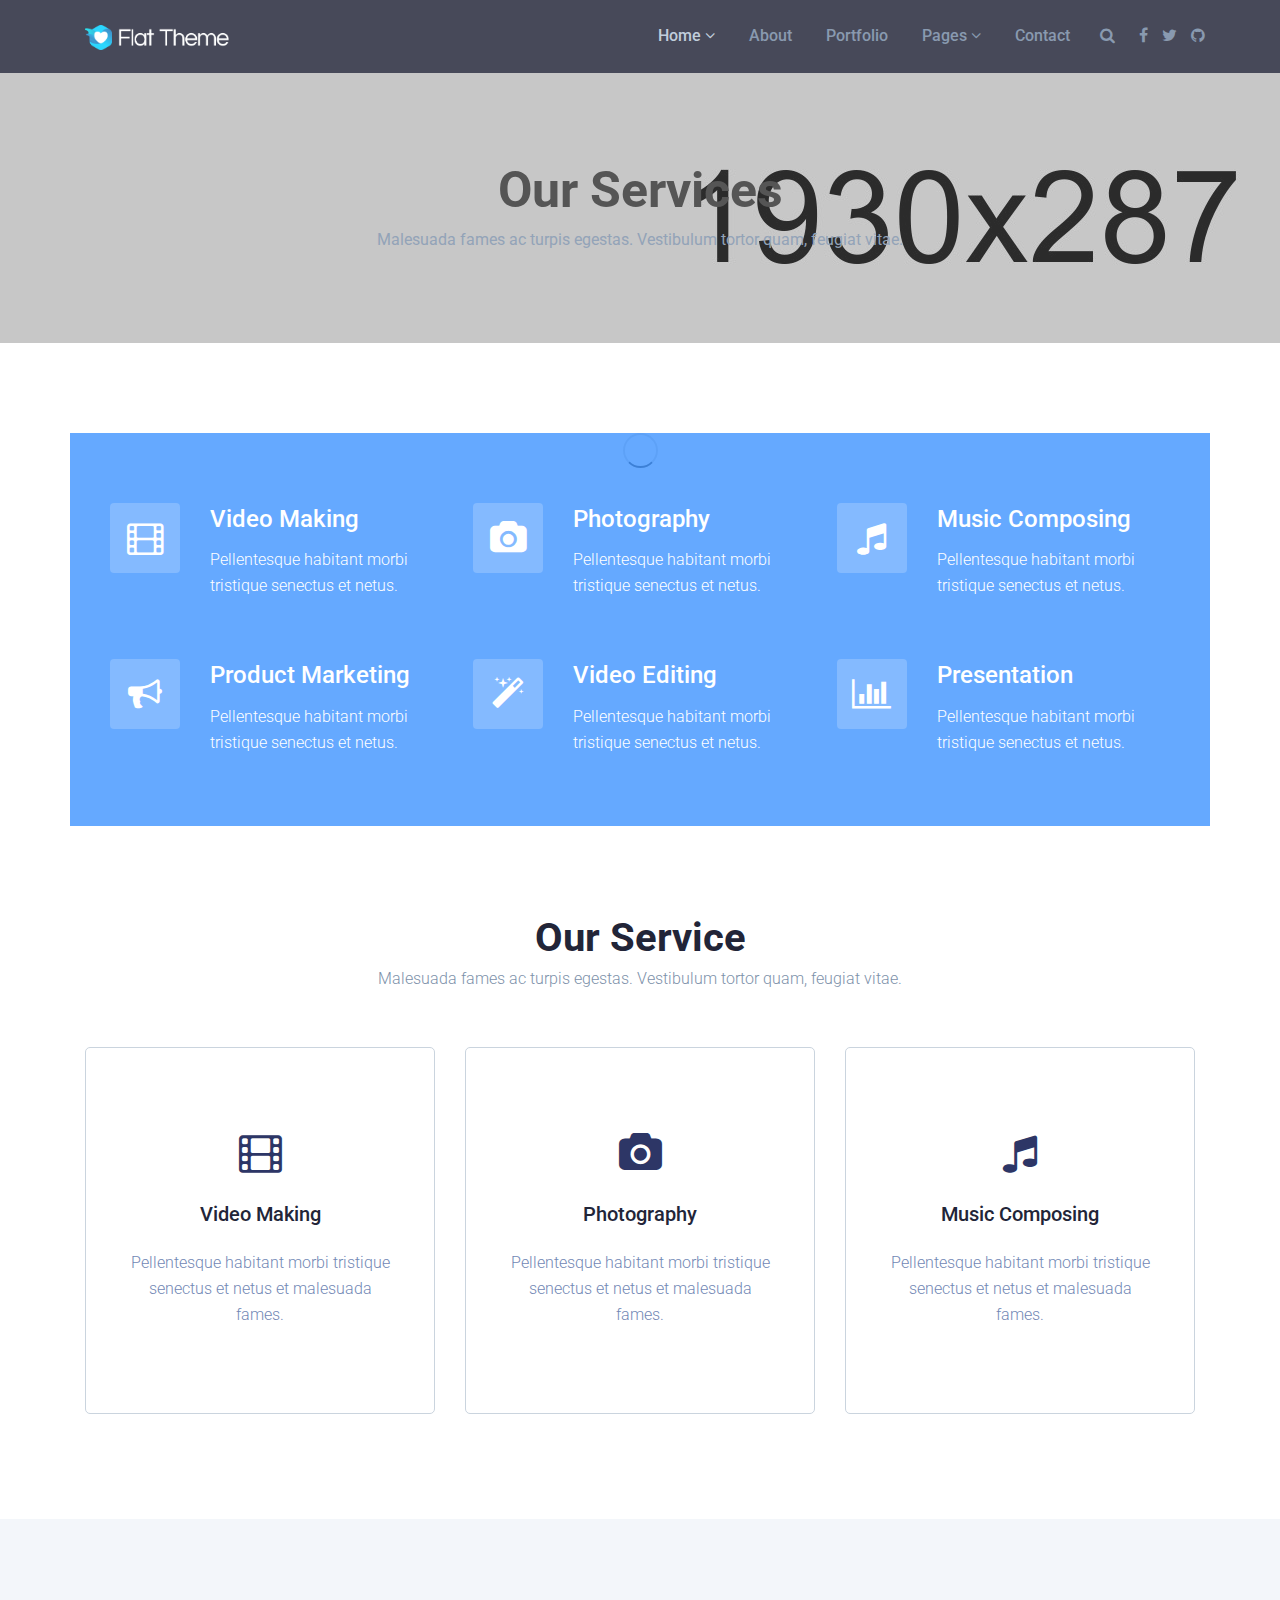
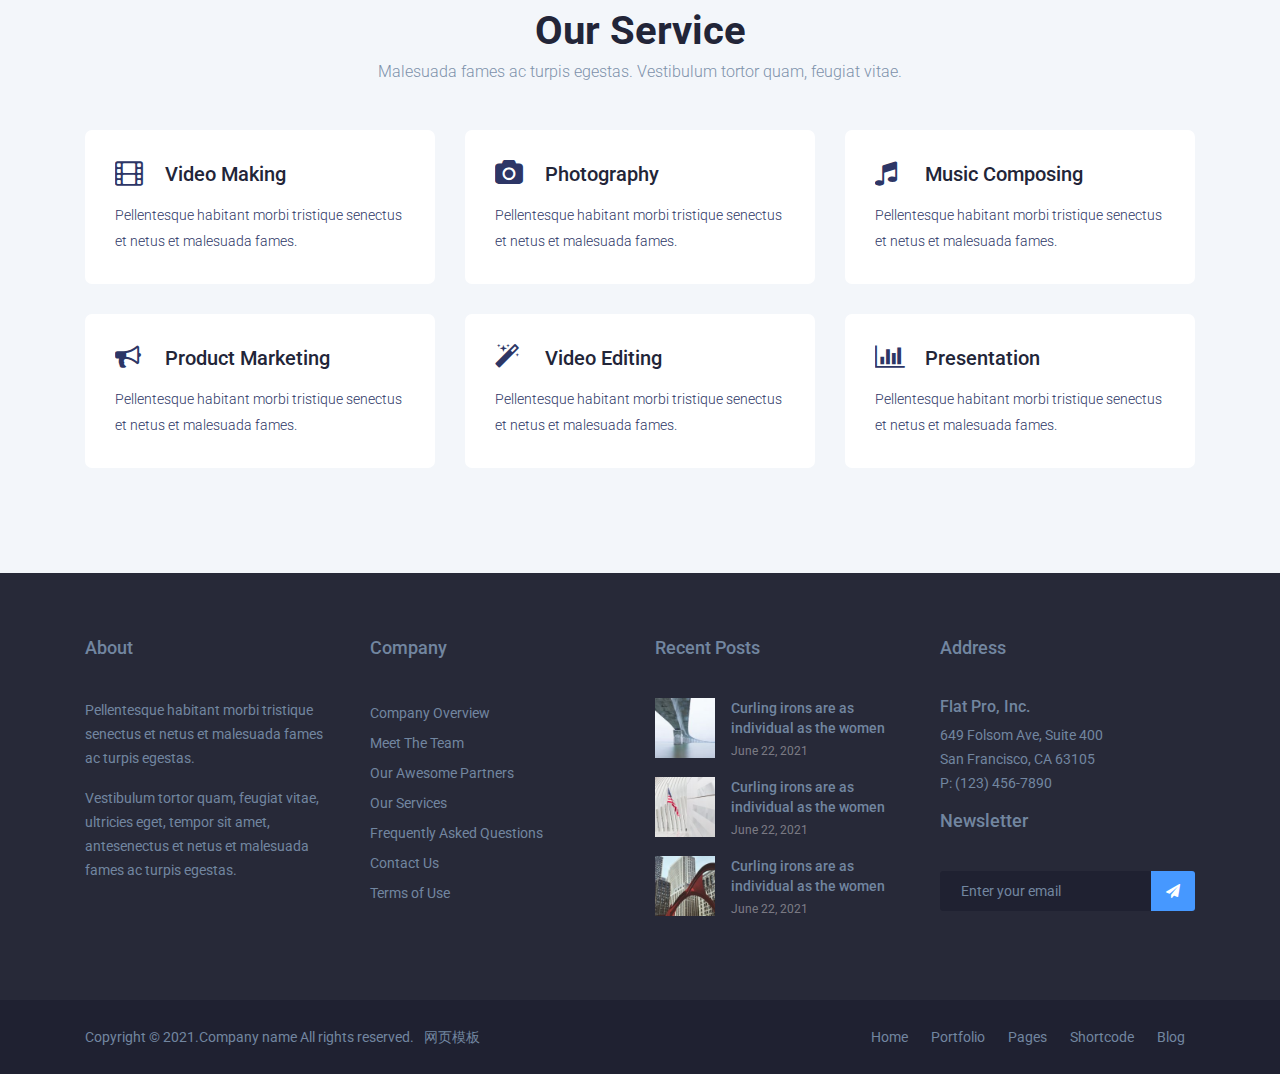
<file: service.html>
<!DOCTYPE html>
<html lang="en">

<head>
    <!-- Required meta tags -->
    <meta charset="utf-8">
    <meta name="viewport" content="width=device-width, initial-scale=1, shrink-to-fit=no">
    <title></title>

        <!-- Required CSS files -->
    <link href="https://fonts.googleapis.com/css?family=Roboto:300,300i,400,400i,500,500i,700,700i" rel="stylesheet">
    <link rel="stylesheet" href="assets/css/owl.carousel.css">
    <link rel="stylesheet" href="assets/css/barfiller.css">
    <link rel="stylesheet" href="assets/css/animate.css">
    <link rel="stylesheet" href="assets/css/font-awesome.min.css">
    <link rel="stylesheet" href="assets/css/bootstrap.min.css">
    <link rel="stylesheet" href="assets/css/slicknav.css">
    <link rel="stylesheet" href="assets/css/main.css">
</head>

<body>
    <div class="preloader">
        <span class="preloader-spin"></span>
    </div>
    <div class="site">
        


            <header>
            <div class="container">
                <div class="row">
                    <div class="col-6 col-sm-3 logo-column">
                        <a href="index.html" class="logo">
                            <img src="assets/img/logo.png" alt="logo">
                        </a>
                    </div>
                    <div class="col-6 col-sm-9 nav-column clearfix">
                        <div class="right-nav">
                            <span class="search-icon fa fa-search"></span>
                            <form action="#" class="search-form">
                                <input type="search" placeholder="search now">
                                <button type="submit"><i class="fa fa-search"></i></button>
                            </form>
                            <div class="header-social">
                                <a href="#" class="fa fa-facebook"></a>
                                <a href="#" class="fa fa-twitter"></a>
                                <a href="#" class="fa fa-github"></a>
                            </div>
                        </div>
                        <nav id="menu" class="d-none d-lg-block">
                            <ul>
                                <li class="current-menu-item has-child">
                                    <a href="index.html">Home</a>
                                    <ul class="sub-menu">
                                        <li><a href="index.html">Home - 01</a></li>
                                        <li><a href="index-2.html">Home - 02</a></li>
                                        <li><a href="index-3.html">Home - 03</a></li>
                                    </ul>
                                </li>
                                <li><a href="about.html">About</a></li>
                                <li><a href="portfolio.html">Portfolio</a></li>
                                <li class="has-child">
                                    <a href="#">Pages</a>
                                    <ul class="sub-menu">
                                        <li><a href="404.html">404</a></li>
                                        <li><a href="about.html">About</a></li>
                                        <li><a href="career.html">Career</a></li>
                                        <li><a href="coming-soon.html">Coming Soon</a></li>
                                        <li><a href="contact.html">Contact</a></li>
                                        <li><a href="faq.html">Faq</a></li>
                                        <li><a href="portfolio.html">Portfolio</a></li>
                                        <li><a href="pricing.html">Pricing</a></li>
                                        <li><a href="service.html">Service</a></li>
                                        <li><a href="team.html">Team</a></li>
                                        <li><a href="testimonial.html">Testimonial</a></li>
                                    </ul>
                                </li>
                                <li><a href="contact.html">Contact</a></li>
                            </ul>
                        </nav>
                    </div>
                </div>
            </div>
        </header>    <div class="page-title sp" style="background-image: url(assets/img/page-title.jpg)">
    <div class="container text-center">
        <h2>Our Services</h2>
        <p>Malesuada fames ac turpis egestas. Vestibulum tortor quam, feugiat vitae.</p>
    </div>
</div>    <div class="service-area spt">
    <div class="container bg1" data-padding="40px">
        <div class="row">
            <div class="col-lg-4 col-md-6 single-service-3">
                <div class="inner">
                    <div class="title">
                        <div class="icon">
                            <i class="fa fa-film"></i>
                        </div>
                        <h4>Video Making</h4>
                    </div>
                    <div class="content">
                        <p>Pellentesque habitant morbi tristique senectus et netus.</p>
                    </div>
                </div>
            </div>
            <div class="col-lg-4 col-md-6 single-service-3">
                <div class="inner">
                    <div class="title">
                        <div class="icon">
                            <i class="fa fa-camera"></i>
                        </div>
                        <h4>Photography</h4>
                    </div>
                    <div class="content">
                        <p>Pellentesque habitant morbi tristique senectus et netus.</p>
                    </div>
                </div>
            </div>
            <div class="col-lg-4 col-md-6 single-service-3">
                <div class="inner">
                    <div class="title">
                        <div class="icon">
                            <i class="fa fa-music"></i>
                        </div>
                        <h4>Music Composing</h4>
                    </div>
                    <div class="content">
                        <p>Pellentesque habitant morbi tristique senectus et netus.</p>
                    </div>
                </div>
            </div>
            <div class="col-lg-4 col-md-6 single-service-3">
                <div class="inner">
                    <div class="title">
                        <div class="icon">
                            <i class="fa fa-bullhorn"></i>
                        </div>
                        <h4>Product Marketing</h4>
                    </div>
                    <div class="content">
                        <p>Pellentesque habitant morbi tristique senectus et netus.</p>
                    </div>
                </div>
            </div>
            <div class="col-lg-4 col-md-6 single-service-3">
                <div class="inner">
                    <div class="title">
                        <div class="icon">
                            <i class="fa fa-magic"></i>
                        </div>
                        <h4>Video Editing</h4>
                    </div>
                    <div class="content">
                        <p>Pellentesque habitant morbi tristique senectus et netus.</p>
                    </div>
                </div>
            </div>
            <div class="col-lg-4 col-md-6 single-service-3">
                <div class="inner">
                    <div class="title">
                        <div class="icon">
                            <i class="fa fa-bar-chart"></i>
                        </div>
                        <h4>Presentation</h4>
                    </div>
                    <div class="content">
                        <p>Pellentesque habitant morbi tristique senectus et netus.</p>
                    </div>
                </div>
            </div>
        </div>
    </div>
</div>    <div class="service-area sp">
    <div class="container">
        <div class="section-title" data-margin="0 0 40px">
            <h2>Our Service</h2>
            <p>Malesuada fames ac turpis egestas. Vestibulum tortor quam, feugiat vitae.</p>
        </div>
        <div class="row">
            <div class="col-lg-4 col-md-6 single-service-2">
                <div class="inner">
                    <div class="title">
                        <div class="icon">
                            <i class="fa fa-film"></i>
                        </div>
                        <h4>Video Making</h4>
                    </div>
                    <div class="content">
                        <p>Pellentesque habitant morbi tristique senectus et netus et malesuada fames.</p>
                    </div>
                </div>
            </div>
            <div class="col-lg-4 col-md-6 single-service-2">
                <div class="inner">
                    <div class="title">
                        <div class="icon">
                            <i class="fa fa-camera"></i>
                        </div>
                        <h4>Photography</h4>
                    </div>
                    <div class="content">
                        <p>Pellentesque habitant morbi tristique senectus et netus et malesuada fames.</p>
                    </div>
                </div>
            </div>
            <div class="col-lg-4 col-md-6 single-service-2">
                <div class="inner">
                    <div class="title">
                        <div class="icon">
                            <i class="fa fa-music"></i>
                        </div>
                        <h4>Music Composing</h4>
                    </div>
                    <div class="content">
                        <p>Pellentesque habitant morbi tristique senectus et netus et malesuada fames.</p>
                    </div>
                </div>
            </div>
        </div>
    </div>
</div>    <div class="service-area bg2 sp">
    <div class="container">
        <div class="section-title">
            <h2>Our Service</h2>
            <p>Malesuada fames ac turpis egestas. Vestibulum tortor quam, feugiat vitae.</p>
        </div>
        <div class="row">
            <div class="col-lg-4 col-md-6 single-service">
                <div class="inner">
                    <div class="title">
                        <div class="icon">
                            <i class="fa fa-film"></i>
                        </div>
                        <h4>Video Making</h4>
                    </div>
                    <div class="content">
                        <p>Pellentesque habitant morbi tristique senectus et netus et malesuada fames.</p>
                    </div>
                </div>
            </div>
            <div class="col-lg-4 col-md-6 single-service">
                <div class="inner">
                    <div class="title">
                        <div class="icon">
                            <i class="fa fa-camera"></i>
                        </div>
                        <h4>Photography</h4>
                    </div>
                    <div class="content">
                        <p>Pellentesque habitant morbi tristique senectus et netus et malesuada fames.</p>
                    </div>
                </div>
            </div>
            <div class="col-lg-4 col-md-6 single-service">
                <div class="inner">
                    <div class="title">
                        <div class="icon">
                            <i class="fa fa-music"></i>
                        </div>
                        <h4>Music Composing</h4>
                    </div>
                    <div class="content">
                        <p>Pellentesque habitant morbi tristique senectus et netus et malesuada fames.</p>
                    </div>
                </div>
            </div>
            <div class="col-lg-4 col-md-6 single-service">
                <div class="inner">
                    <div class="title">
                        <div class="icon">
                            <i class="fa fa-bullhorn"></i>
                        </div>
                        <h4>Product Marketing</h4>
                    </div>
                    <div class="content">
                        <p>Pellentesque habitant morbi tristique senectus et netus et malesuada fames.</p>
                    </div>
                </div>
            </div>
            <div class="col-lg-4 col-md-6 single-service">
                <div class="inner">
                    <div class="title">
                        <div class="icon">
                            <i class="fa fa-magic"></i>
                        </div>
                        <h4>Video Editing</h4>
                    </div>
                    <div class="content">
                        <p>Pellentesque habitant morbi tristique senectus et netus et malesuada fames.</p>
                    </div>
                </div>
            </div>
            <div class="col-lg-4 col-md-6 single-service">
                <div class="inner">
                    <div class="title">
                        <div class="icon">
                            <i class="fa fa-bar-chart"></i>
                        </div>
                        <h4>Presentation</h4>
                    </div>
                    <div class="content">
                        <p>Pellentesque habitant morbi tristique senectus et netus et malesuada fames.</p>
                    </div>
                </div>
            </div>
        </div>
    </div>
</div>    <footer>
    <div class="footer-top">
        <div class="container">
            <div class="row">
                <div class="col-md-6 col-lg-3 footer_widget">
                    <div class="inner">
                        <h4>About</h4>
                        <p>Pellentesque habitant morbi tristique senectus et netus et malesuada fames ac turpis egestas.</p>
                        <p>Vestibulum tortor quam, feugiat vitae, ultricies eget, tempor sit amet, antesenectus et netus et malesuada fames ac turpis egestas.</p>
                    </div>
                </div>
                <div class="col-md-6 col-lg-3 footer_widget">
                    <div class="inner">
                        <h4>Company</h4>
                        <ul>
                            <li><a href="#">Company Overview</a></li>
                            <li><a href="#">Meet The Team</a></li>
                            <li><a href="#">Our Awesome Partners</a></li>
                            <li><a href="#">Our Services</a></li>
                            <li><a href="#">Frequently Asked Questions</a></li>
                            <li><a href="#">Contact Us</a></li>
                            <li><a href="#">Terms of Use</a></li>
                        </ul>
                    </div>
                </div>
                <div class="col-md-6 col-lg-3 footer_widget">
                    <div class="inner">
                        <h4>Recent Posts</h4>
                        <div class="media">
                            <a href="#">
                                <img src="assets/img/recent1.jpg" class="d-flex mr-3" alt="">
                            </a>
                            <div class="media-body">
                                <h5>
                                    <a href="#">Curling irons are as individual as the women</a>
                                </h5>
                                <span>June 22, 2021</span>
                            </div>
                        </div>
                        <div class="media">
                            <a href="#">
                                <img src="assets/img/recent2.jpg" class="d-flex mr-3" alt="">
                            </a>
                            <div class="media-body">
                                <h5>
                                    <a href="#">Curling irons are as individual as the women</a>
                                </h5>
                                <span>June 22, 2021</span>
                            </div>
                        </div>
                        <div class="media">
                            <a href="#">
                                <img src="assets/img/recent3.jpg" class="d-flex mr-3" alt="">
                            </a>
                            <div class="media-body">
                                <h5>
                                    <a href="#">Curling irons are as individual as the women</a>
                                </h5>
                                <span>June 22, 2021</span>
                            </div>
                        </div>
                    </div>
                </div>
                <div class="col-md-6 col-lg-3 footer_widget">
                    <div class="inner">
                        <h4>Address</h4>
                        <h5>Flat Pro, Inc.</h5>
                        <p>649 Folsom Ave, Suite 400 <br>San Francisco, CA 63105 <br>P: (123) 456-7890</p>
                        <h4>Newsletter</h4>
                        <form action="#" class="nw_form">
                            <input placeholder="Enter your email" type="email">
                            <button><i class="fa fa-paper-plane"></i></button>
                        </form>
                    </div>
                </div>
            </div>
        </div>
    </div>
    <div class="footer-bottom">
        <div class="container">
            <div class="row">
                <div class="col-lg-6">
                    <div class="copyright-txt">
                        Copyright &copy; 2021.Company name All rights reserved.<a target="_blank" href="http://sc.chinaz.com/moban/">&#x7F51;&#x9875;&#x6A21;&#x677F;</a>
                    </div>
                </div>
                <div class="col-lg-6 text-right">
                    <div class="footer-nav">
                        <a href="#">Home</a>
                        <a href="#">Portfolio</a>
                        <a href="#">Pages</a>
                        <a href="#">Shortcode</a>
                        <a href="#">Blog</a>
                    </div>
                </div>
            </div>
        </div>
    </div>
</footer>
       
       
        
    </div>

    <!--Required JS files-->
<script src="assets/js/jquery-2.2.4.min.js"></script>
<script src="assets/js/vendor/popper.min.js"></script>
<script src="assets/js/vendor/bootstrap.min.js"></script>
<script src="assets/js/vendor/owl.carousel.min.js"></script>
<script src="assets/js/vendor/isotope.pkgd.min.js"></script>
<script src="assets/js/vendor/jquery.barfiller.js"></script>
<script src="assets/js/vendor/loopcounter.js"></script>
<script src="assets/js/vendor/slicknav.min.js"></script>
<script src="assets/js/active.js"></script>

</body>

</html>
</file>
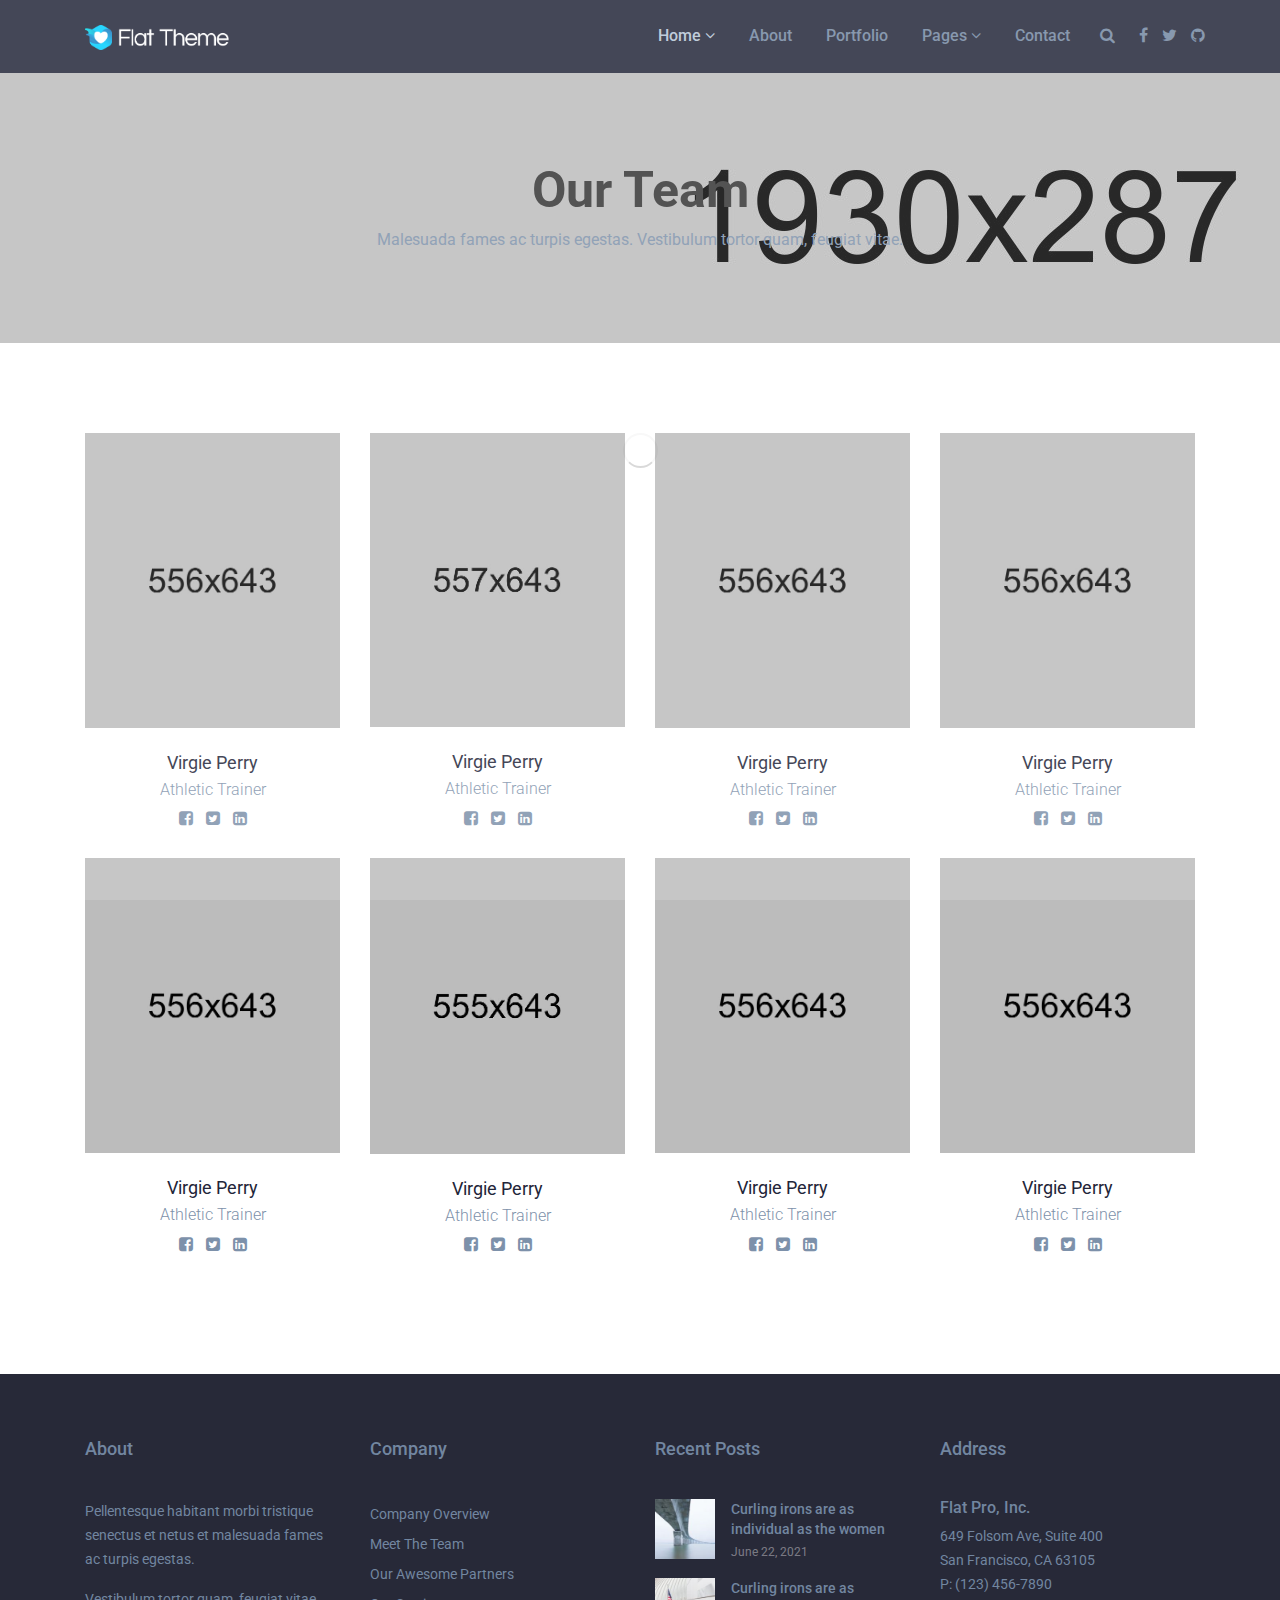
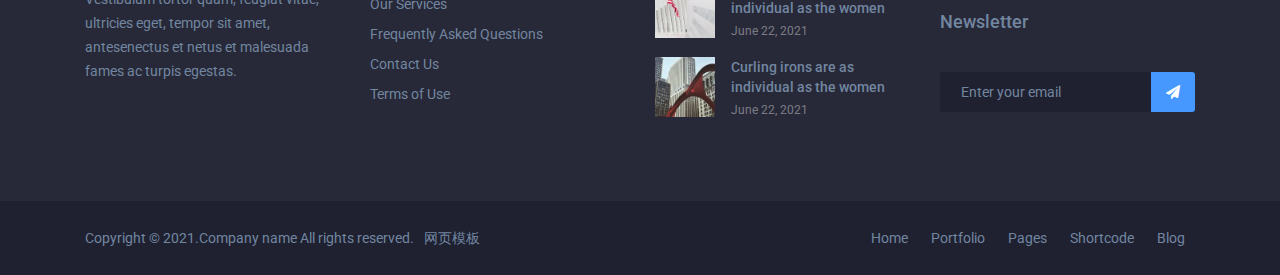
<file: team.html>
<!DOCTYPE html>
<html lang="en">

<head>
    <!-- Required meta tags -->
    <meta charset="utf-8">
    <meta name="viewport" content="width=device-width, initial-scale=1, shrink-to-fit=no">
    <title></title>

        <!-- Required CSS files -->
    <link href="https://fonts.googleapis.com/css?family=Roboto:300,300i,400,400i,500,500i,700,700i" rel="stylesheet">
    <link rel="stylesheet" href="assets/css/owl.carousel.css">
    <link rel="stylesheet" href="assets/css/barfiller.css">
    <link rel="stylesheet" href="assets/css/animate.css">
    <link rel="stylesheet" href="assets/css/font-awesome.min.css">
    <link rel="stylesheet" href="assets/css/bootstrap.min.css">
    <link rel="stylesheet" href="assets/css/slicknav.css">
    <link rel="stylesheet" href="assets/css/main.css">
</head>

<body>
    <div class="preloader">
        <span class="preloader-spin"></span>
    </div>
    <div class="site">
        


            <header>
            <div class="container">
                <div class="row">
                    <div class="col-6 col-sm-3 logo-column">
                        <a href="index.html" class="logo">
                            <img src="assets/img/logo.png" alt="logo">
                        </a>
                    </div>
                    <div class="col-6 col-sm-9 nav-column clearfix">
                        <div class="right-nav">
                            <span class="search-icon fa fa-search"></span>
                            <form action="#" class="search-form">
                                <input type="search" placeholder="search now">
                                <button type="submit"><i class="fa fa-search"></i></button>
                            </form>
                            <div class="header-social">
                                <a href="#" class="fa fa-facebook"></a>
                                <a href="#" class="fa fa-twitter"></a>
                                <a href="#" class="fa fa-github"></a>
                            </div>
                        </div>
                        <nav id="menu" class="d-none d-lg-block">
                            <ul>
                                <li class="current-menu-item has-child">
                                    <a href="index.html">Home</a>
                                    <ul class="sub-menu">
                                        <li><a href="index.html">Home - 01</a></li>
                                        <li><a href="index-2.html">Home - 02</a></li>
                                        <li><a href="index-3.html">Home - 03</a></li>
                                    </ul>
                                </li>
                                <li><a href="about.html">About</a></li>
                                <li><a href="portfolio.html">Portfolio</a></li>
                                <li class="has-child">
                                    <a href="#">Pages</a>
                                    <ul class="sub-menu">
                                        <li><a href="404.html">404</a></li>
                                        <li><a href="about.html">About</a></li>
                                        <li><a href="career.html">Career</a></li>
                                        <li><a href="coming-soon.html">Coming Soon</a></li>
                                        <li><a href="contact.html">Contact</a></li>
                                        <li><a href="faq.html">Faq</a></li>
                                        <li><a href="portfolio.html">Portfolio</a></li>
                                        <li><a href="pricing.html">Pricing</a></li>
                                        <li><a href="service.html">Service</a></li>
                                        <li><a href="team.html">Team</a></li>
                                        <li><a href="testimonial.html">Testimonial</a></li>
                                    </ul>
                                </li>
                                <li><a href="contact.html">Contact</a></li>
                            </ul>
                        </nav>
                    </div>
                </div>
            </div>
        </header>    <div class="page-title sp" style="background-image: url(assets/img/page-title.jpg)">
    <div class="container text-center">
        <h2>Our Team</h2>
        <p>Malesuada fames ac turpis egestas. Vestibulum tortor quam, feugiat vitae.</p>
    </div>
</div>        
    <div class="team-area sp">
    <div class="container">
        <div class="row">
            <div class="col-sm-6 col-md-4 col-lg-3 single-team">
                <div class="inner">
                    <div class="team-img">
                        <img src="assets/img/team1.jpg" alt="Member Photo">
                    </div>
                    <div class="team-content">
                        <h4>Virgie Perry</h4>
                        <h5>Athletic Trainer</h5>
                        <div class="team-social">
                            <a href="#" class="fa fa-facebook-square"></a>
                            <a href="#" class="fa fa-twitter-square"></a>
                            <a href="#" class="fa fa-linkedin-square"></a>
                        </div>
                    </div>
                </div>
            </div>
            <div class="col-sm-6 col-md-4 col-lg-3 single-team">
                <div class="inner">
                    <div class="team-img">
                        <img src="assets/img/team2.jpg" alt="Member Photo">
                    </div>
                    <div class="team-content">
                        <h4>Virgie Perry</h4>
                        <h5>Athletic Trainer</h5>
                        <div class="team-social">
                            <a href="#" class="fa fa-facebook-square"></a>
                            <a href="#" class="fa fa-twitter-square"></a>
                            <a href="#" class="fa fa-linkedin-square"></a>
                        </div>
                    </div>
                </div>
            </div>
            <div class="col-sm-6 col-md-4 col-lg-3 single-team">
                <div class="inner">
                    <div class="team-img">
                        <img src="assets/img/team3.jpg" alt="Member Photo">
                    </div>
                    <div class="team-content">
                        <h4>Virgie Perry</h4>
                        <h5>Athletic Trainer</h5>
                        <div class="team-social">
                            <a href="#" class="fa fa-facebook-square"></a>
                            <a href="#" class="fa fa-twitter-square"></a>
                            <a href="#" class="fa fa-linkedin-square"></a>
                        </div>
                    </div>
                </div>
            </div>
            <div class="col-sm-6 col-md-4 col-lg-3 single-team">
                <div class="inner">
                    <div class="team-img">
                        <img src="assets/img/team4.jpg" alt="Member Photo">
                    </div>
                    <div class="team-content">
                        <h4>Virgie Perry</h4>
                        <h5>Athletic Trainer</h5>
                        <div class="team-social">
                            <a href="#" class="fa fa-facebook-square"></a>
                            <a href="#" class="fa fa-twitter-square"></a>
                            <a href="#" class="fa fa-linkedin-square"></a>
                        </div>
                    </div>
                </div>
            </div>
            <div class="col-sm-6 col-md-4 col-lg-3 single-team">
                <div class="inner">
                    <div class="team-img">
                        <img src="assets/img/team5.jpg" alt="Member Photo">
                    </div>
                    <div class="team-content">
                        <h4>Virgie Perry</h4>
                        <h5>Athletic Trainer</h5>
                        <div class="team-social">
                            <a href="#" class="fa fa-facebook-square"></a>
                            <a href="#" class="fa fa-twitter-square"></a>
                            <a href="#" class="fa fa-linkedin-square"></a>
                        </div>
                    </div>
                </div>
            </div>
            <div class="col-sm-6 col-md-4 col-lg-3 single-team">
                <div class="inner">
                    <div class="team-img">
                        <img src="assets/img/team6.jpg" alt="Member Photo">
                    </div>
                    <div class="team-content">
                        <h4>Virgie Perry</h4>
                        <h5>Athletic Trainer</h5>
                        <div class="team-social">
                            <a href="#" class="fa fa-facebook-square"></a>
                            <a href="#" class="fa fa-twitter-square"></a>
                            <a href="#" class="fa fa-linkedin-square"></a>
                        </div>
                    </div>
                </div>
            </div>
            <div class="col-sm-6 col-md-4 col-lg-3 single-team">
                <div class="inner">
                    <div class="team-img">
                        <img src="assets/img/team7.jpg" alt="Member Photo">
                    </div>
                    <div class="team-content">
                        <h4>Virgie Perry</h4>
                        <h5>Athletic Trainer</h5>
                        <div class="team-social">
                            <a href="#" class="fa fa-facebook-square"></a>
                            <a href="#" class="fa fa-twitter-square"></a>
                            <a href="#" class="fa fa-linkedin-square"></a>
                        </div>
                    </div>
                </div>
            </div>
            <div class="col-sm-6 col-md-4 col-lg-3 single-team">
                <div class="inner">
                    <div class="team-img">
                        <img src="assets/img/team8.jpg" alt="Member Photo">
                    </div>
                    <div class="team-content">
                        <h4>Virgie Perry</h4>
                        <h5>Athletic Trainer</h5>
                        <div class="team-social">
                            <a href="#" class="fa fa-facebook-square"></a>
                            <a href="#" class="fa fa-twitter-square"></a>
                            <a href="#" class="fa fa-linkedin-square"></a>
                        </div>
                    </div>
                </div>
            </div>
        </div>
    </div>
</div>    <footer>
    <div class="footer-top">
        <div class="container">
            <div class="row">
                <div class="col-md-6 col-lg-3 footer_widget">
                    <div class="inner">
                        <h4>About</h4>
                        <p>Pellentesque habitant morbi tristique senectus et netus et malesuada fames ac turpis egestas.</p>
                        <p>Vestibulum tortor quam, feugiat vitae, ultricies eget, tempor sit amet, antesenectus et netus et malesuada fames ac turpis egestas.</p>
                    </div>
                </div>
                <div class="col-md-6 col-lg-3 footer_widget">
                    <div class="inner">
                        <h4>Company</h4>
                        <ul>
                            <li><a href="#">Company Overview</a></li>
                            <li><a href="#">Meet The Team</a></li>
                            <li><a href="#">Our Awesome Partners</a></li>
                            <li><a href="#">Our Services</a></li>
                            <li><a href="#">Frequently Asked Questions</a></li>
                            <li><a href="#">Contact Us</a></li>
                            <li><a href="#">Terms of Use</a></li>
                        </ul>
                    </div>
                </div>
                <div class="col-md-6 col-lg-3 footer_widget">
                    <div class="inner">
                        <h4>Recent Posts</h4>
                        <div class="media">
                            <a href="#">
                                <img src="assets/img/recent1.jpg" class="d-flex mr-3" alt="">
                            </a>
                            <div class="media-body">
                                <h5>
                                    <a href="#">Curling irons are as individual as the women</a>
                                </h5>
                                <span>June 22, 2021</span>
                            </div>
                        </div>
                        <div class="media">
                            <a href="#">
                                <img src="assets/img/recent2.jpg" class="d-flex mr-3" alt="">
                            </a>
                            <div class="media-body">
                                <h5>
                                    <a href="#">Curling irons are as individual as the women</a>
                                </h5>
                                <span>June 22, 2021</span>
                            </div>
                        </div>
                        <div class="media">
                            <a href="#">
                                <img src="assets/img/recent3.jpg" class="d-flex mr-3" alt="">
                            </a>
                            <div class="media-body">
                                <h5>
                                    <a href="#">Curling irons are as individual as the women</a>
                                </h5>
                                <span>June 22, 2021</span>
                            </div>
                        </div>
                    </div>
                </div>
                <div class="col-md-6 col-lg-3 footer_widget">
                    <div class="inner">
                        <h4>Address</h4>
                        <h5>Flat Pro, Inc.</h5>
                        <p>649 Folsom Ave, Suite 400 <br>San Francisco, CA 63105 <br>P: (123) 456-7890</p>
                        <h4>Newsletter</h4>
                        <form action="#" class="nw_form">
                            <input placeholder="Enter your email" type="email">
                            <button><i class="fa fa-paper-plane"></i></button>
                        </form>
                    </div>
                </div>
            </div>
        </div>
    </div>
    <div class="footer-bottom">
        <div class="container">
            <div class="row">
                <div class="col-lg-6">
                    <div class="copyright-txt">
                        Copyright &copy; 2021.Company name All rights reserved.<a target="_blank" href="http://sc.chinaz.com/moban/">&#x7F51;&#x9875;&#x6A21;&#x677F;</a>
                    </div>
                </div>
                <div class="col-lg-6 text-right">
                    <div class="footer-nav">
                        <a href="#">Home</a>
                        <a href="#">Portfolio</a>
                        <a href="#">Pages</a>
                        <a href="#">Shortcode</a>
                        <a href="#">Blog</a>
                    </div>
                </div>
            </div>
        </div>
    </div>
</footer>
       
       
        
    </div>

    <!--Required JS files-->
<script src="assets/js/jquery-2.2.4.min.js"></script>
<script src="assets/js/vendor/popper.min.js"></script>
<script src="assets/js/vendor/bootstrap.min.js"></script>
<script src="assets/js/vendor/owl.carousel.min.js"></script>
<script src="assets/js/vendor/isotope.pkgd.min.js"></script>
<script src="assets/js/vendor/jquery.barfiller.js"></script>
<script src="assets/js/vendor/loopcounter.js"></script>
<script src="assets/js/vendor/slicknav.min.js"></script>
<script src="assets/js/active.js"></script>

</body>

</html>
</file>
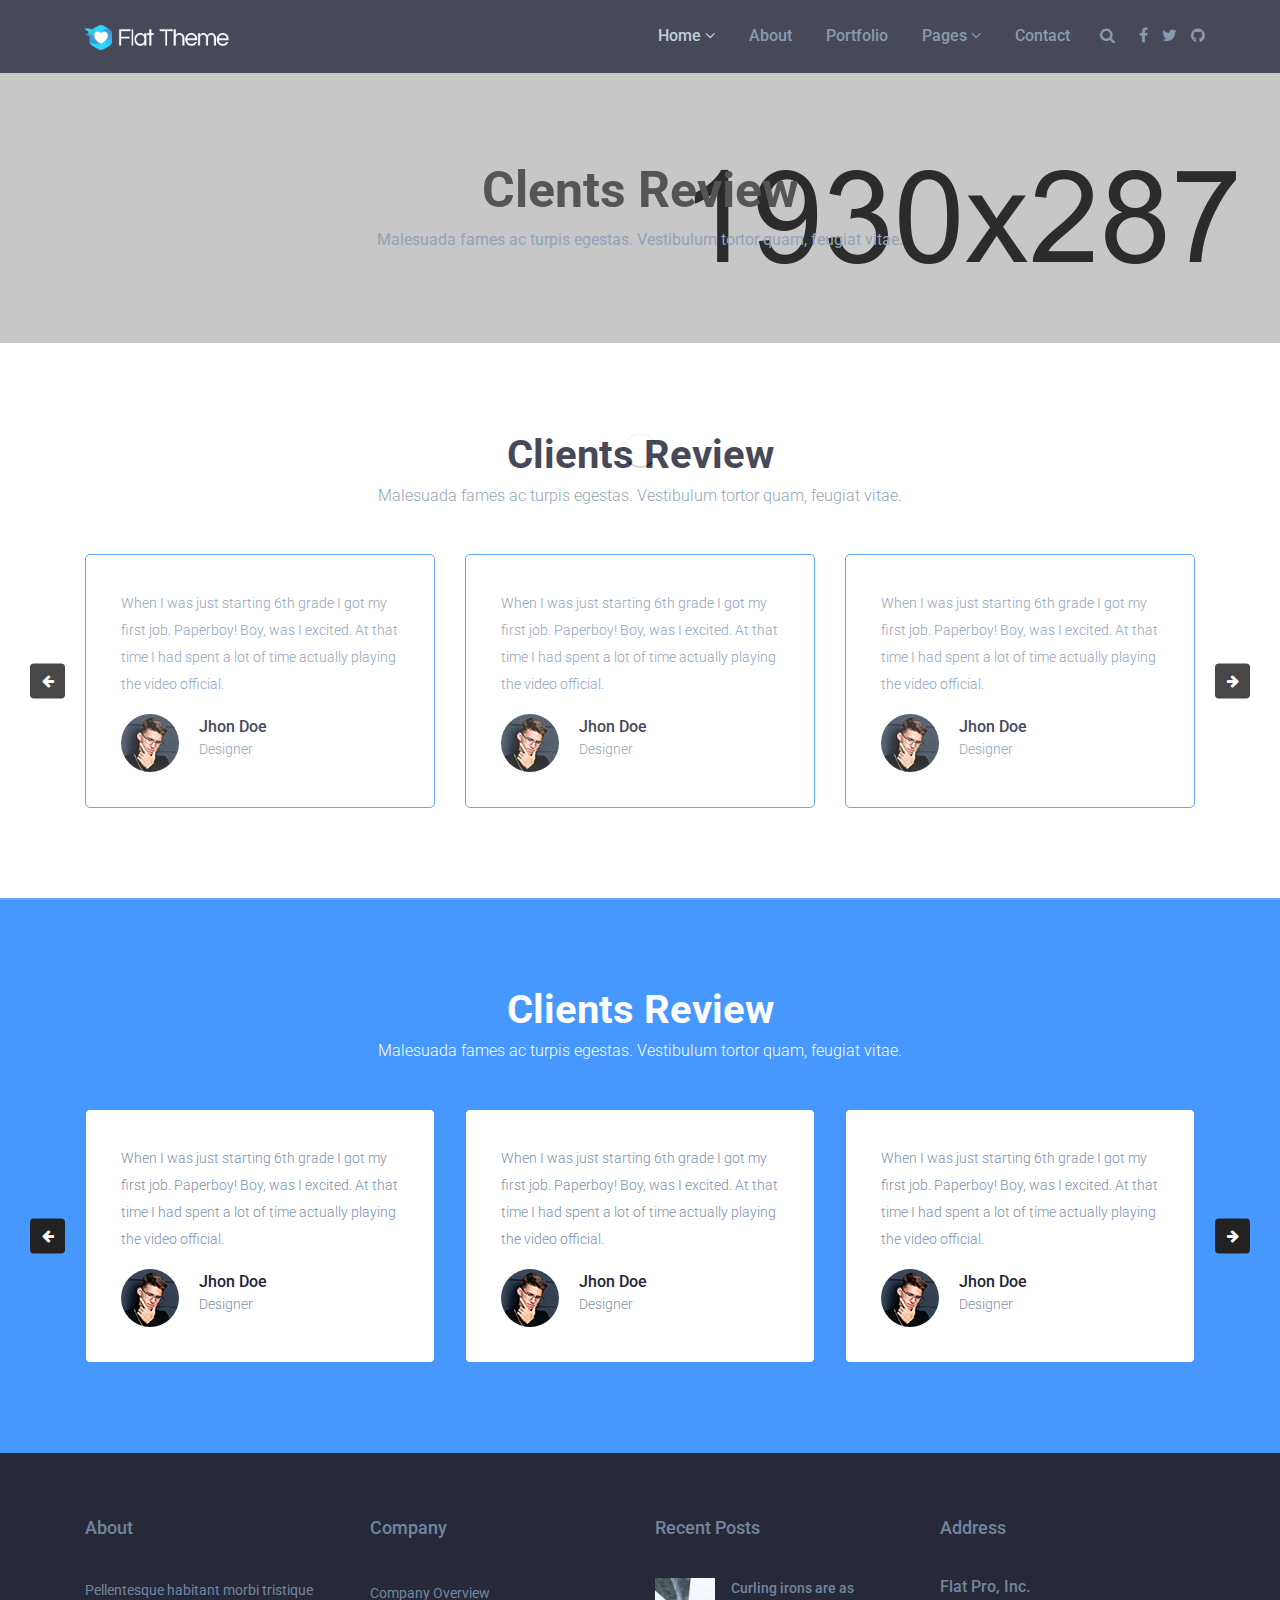
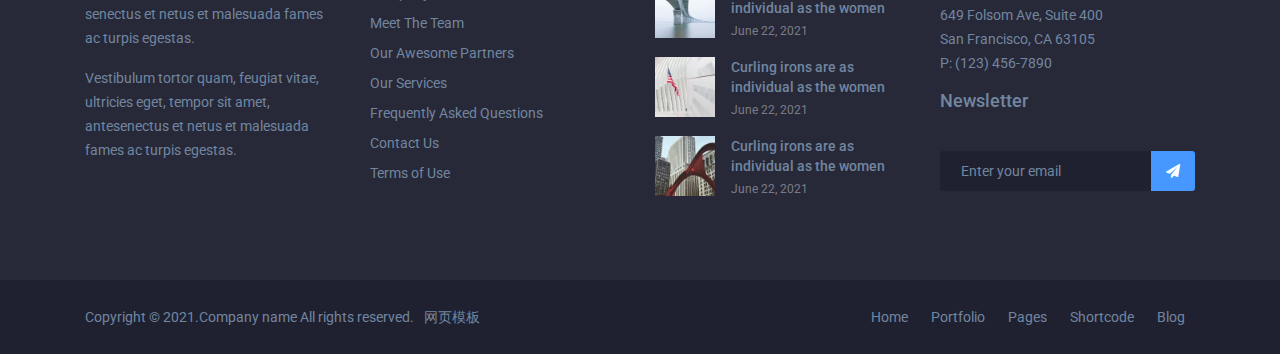
<file: testimonial.html>
<!DOCTYPE html>
<html lang="en">

<head>
    <!-- Required meta tags -->
    <meta charset="utf-8">
    <meta name="viewport" content="width=device-width, initial-scale=1, shrink-to-fit=no">
    <title></title>

        <!-- Required CSS files -->
    <link href="https://fonts.googleapis.com/css?family=Roboto:300,300i,400,400i,500,500i,700,700i" rel="stylesheet">
    <link rel="stylesheet" href="assets/css/owl.carousel.css">
    <link rel="stylesheet" href="assets/css/barfiller.css">
    <link rel="stylesheet" href="assets/css/animate.css">
    <link rel="stylesheet" href="assets/css/font-awesome.min.css">
    <link rel="stylesheet" href="assets/css/bootstrap.min.css">
    <link rel="stylesheet" href="assets/css/slicknav.css">
    <link rel="stylesheet" href="assets/css/main.css">
</head>

<body>
    <div class="preloader">
        <span class="preloader-spin"></span>
    </div>
    <div class="site">
        


            <header>
            <div class="container">
                <div class="row">
                    <div class="col-6 col-sm-3 logo-column">
                        <a href="index.html" class="logo">
                            <img src="assets/img/logo.png" alt="logo">
                        </a>
                    </div>
                    <div class="col-6 col-sm-9 nav-column clearfix">
                        <div class="right-nav">
                            <span class="search-icon fa fa-search"></span>
                            <form action="#" class="search-form">
                                <input type="search" placeholder="search now">
                                <button type="submit"><i class="fa fa-search"></i></button>
                            </form>
                            <div class="header-social">
                                <a href="#" class="fa fa-facebook"></a>
                                <a href="#" class="fa fa-twitter"></a>
                                <a href="#" class="fa fa-github"></a>
                            </div>
                        </div>
                        <nav id="menu" class="d-none d-lg-block">
                            <ul>
                                <li class="current-menu-item has-child">
                                    <a href="index.html">Home</a>
                                    <ul class="sub-menu">
                                        <li><a href="index.html">Home - 01</a></li>
                                        <li><a href="index-2.html">Home - 02</a></li>
                                        <li><a href="index-3.html">Home - 03</a></li>
                                    </ul>
                                </li>
                                <li><a href="about.html">About</a></li>
                                <li><a href="portfolio.html">Portfolio</a></li>
                                <li class="has-child">
                                    <a href="#">Pages</a>
                                    <ul class="sub-menu">
                                        <li><a href="404.html">404</a></li>
                                        <li><a href="about.html">About</a></li>
                                        <li><a href="career.html">Career</a></li>
                                        <li><a href="coming-soon.html">Coming Soon</a></li>
                                        <li><a href="contact.html">Contact</a></li>
                                        <li><a href="faq.html">Faq</a></li>
                                        <li><a href="portfolio.html">Portfolio</a></li>
                                        <li><a href="pricing.html">Pricing</a></li>
                                        <li><a href="service.html">Service</a></li>
                                        <li><a href="team.html">Team</a></li>
                                        <li><a href="testimonial.html">Testimonial</a></li>
                                    </ul>
                                </li>
                                <li><a href="contact.html">Contact</a></li>
                            </ul>
                        </nav>
                    </div>
                </div>
            </div>
        </header>    <div class="page-title sp" style="background-image: url(assets/img/page-title.jpg)">
    <div class="container text-center">
        <h2>Clents Review</h2>
        <p>Malesuada fames ac turpis egestas. Vestibulum tortor quam, feugiat vitae.</p>
    </div>
</div>    <div class="spt">
        <div class="testimonial-area spb">
    <div class="container">
        <div class="section-title">
            <h2>Clients Review</h2>
            <p>Malesuada fames ac turpis egestas. Vestibulum tortor quam, feugiat vitae.</p>
        </div>
        <div class="testimonial-slider bordered">
            <div class="single-slide">
                <div class="inner">
                    <p>When I was just starting 6th grade I got my first job. Paperboy! Boy, was I excited. At that time I had spent a lot of time actually playing the video official.</p>
                    <div class="client-info">
                        <div class="client-img">
                            <img src="assets/img/client.jpg" alt="client">
                        </div>
                        <div class="client-data">
                            <h4>Jhon Doe</h4>
                            <span>Designer</span>
                        </div>
                    </div>
                </div>
            </div>
            <div class="single-slide">
                <div class="inner">
                    <p>When I was just starting 6th grade I got my first job. Paperboy! Boy, was I excited. At that time I had spent a lot of time actually playing the video official.</p>
                    <div class="client-info">
                        <div class="client-img">
                            <img src="assets/img/client.jpg" alt="client">
                        </div>
                        <div class="client-data">
                            <h4>Jhon Doe</h4>
                            <span>Designer</span>
                        </div>
                    </div>
                </div>
            </div>
            <div class="single-slide">
                <div class="inner">
                    <p>When I was just starting 6th grade I got my first job. Paperboy! Boy, was I excited. At that time I had spent a lot of time actually playing the video official.</p>
                    <div class="client-info">
                        <div class="client-img">
                            <img src="assets/img/client.jpg" alt="client">
                        </div>
                        <div class="client-data">
                            <h4>Jhon Doe</h4>
                            <span>Designer</span>
                        </div>
                    </div>
                </div>
            </div>
            <div class="single-slide">
                <div class="inner">
                    <p>When I was just starting 6th grade I got my first job. Paperboy! Boy, was I excited. At that time I had spent a lot of time actually playing the video official.</p>
                    <div class="client-info">
                        <div class="client-img">
                            <img src="assets/img/client.jpg" alt="client">
                        </div>
                        <div class="client-data">
                            <h4>Jhon Doe</h4>
                            <span>Designer</span>
                        </div>
                    </div>
                </div>
            </div>
        </div>
    </div>
</div>    </div>
    <div class="testimonial-area sp bg1">
    <div class="container">
        <div class="section-title white">
            <h2>Clients Review</h2>
            <p>Malesuada fames ac turpis egestas. Vestibulum tortor quam, feugiat vitae.</p>
        </div>
        <div class="testimonial-slider">
            <div class="single-slide">
                <div class="inner">
                    <p>When I was just starting 6th grade I got my first job. Paperboy! Boy, was I excited. At that time I had spent a lot of time actually playing the video official.</p>
                    <div class="client-info">
                        <div class="client-img">
                            <img src="assets/img/client.jpg" alt="client">
                        </div>
                        <div class="client-data">
                            <h4>Jhon Doe</h4>
                            <span>Designer</span>
                        </div>
                    </div>
                </div>
            </div>
            <div class="single-slide">
                <div class="inner">
                    <p>When I was just starting 6th grade I got my first job. Paperboy! Boy, was I excited. At that time I had spent a lot of time actually playing the video official.</p>
                    <div class="client-info">
                        <div class="client-img">
                            <img src="assets/img/client.jpg" alt="client">
                        </div>
                        <div class="client-data">
                            <h4>Jhon Doe</h4>
                            <span>Designer</span>
                        </div>
                    </div>
                </div>
            </div>
            <div class="single-slide">
                <div class="inner">
                    <p>When I was just starting 6th grade I got my first job. Paperboy! Boy, was I excited. At that time I had spent a lot of time actually playing the video official.</p>
                    <div class="client-info">
                        <div class="client-img">
                            <img src="assets/img/client.jpg" alt="client">
                        </div>
                        <div class="client-data">
                            <h4>Jhon Doe</h4>
                            <span>Designer</span>
                        </div>
                    </div>
                </div>
            </div>
            <div class="single-slide">
                <div class="inner">
                    <p>When I was just starting 6th grade I got my first job. Paperboy! Boy, was I excited. At that time I had spent a lot of time actually playing the video official.</p>
                    <div class="client-info">
                        <div class="client-img">
                            <img src="assets/img/client.jpg" alt="client">
                        </div>
                        <div class="client-data">
                            <h4>Jhon Doe</h4>
                            <span>Designer</span>
                        </div>
                    </div>
                </div>
            </div>
        </div>
    </div>
</div>    <footer>
    <div class="footer-top">
        <div class="container">
            <div class="row">
                <div class="col-md-6 col-lg-3 footer_widget">
                    <div class="inner">
                        <h4>About</h4>
                        <p>Pellentesque habitant morbi tristique senectus et netus et malesuada fames ac turpis egestas.</p>
                        <p>Vestibulum tortor quam, feugiat vitae, ultricies eget, tempor sit amet, antesenectus et netus et malesuada fames ac turpis egestas.</p>
                    </div>
                </div>
                <div class="col-md-6 col-lg-3 footer_widget">
                    <div class="inner">
                        <h4>Company</h4>
                        <ul>
                            <li><a href="#">Company Overview</a></li>
                            <li><a href="#">Meet The Team</a></li>
                            <li><a href="#">Our Awesome Partners</a></li>
                            <li><a href="#">Our Services</a></li>
                            <li><a href="#">Frequently Asked Questions</a></li>
                            <li><a href="#">Contact Us</a></li>
                            <li><a href="#">Terms of Use</a></li>
                        </ul>
                    </div>
                </div>
                <div class="col-md-6 col-lg-3 footer_widget">
                    <div class="inner">
                        <h4>Recent Posts</h4>
                        <div class="media">
                            <a href="#">
                                <img src="assets/img/recent1.jpg" class="d-flex mr-3" alt="">
                            </a>
                            <div class="media-body">
                                <h5>
                                    <a href="#">Curling irons are as individual as the women</a>
                                </h5>
                                <span>June 22, 2021</span>
                            </div>
                        </div>
                        <div class="media">
                            <a href="#">
                                <img src="assets/img/recent2.jpg" class="d-flex mr-3" alt="">
                            </a>
                            <div class="media-body">
                                <h5>
                                    <a href="#">Curling irons are as individual as the women</a>
                                </h5>
                                <span>June 22, 2021</span>
                            </div>
                        </div>
                        <div class="media">
                            <a href="#">
                                <img src="assets/img/recent3.jpg" class="d-flex mr-3" alt="">
                            </a>
                            <div class="media-body">
                                <h5>
                                    <a href="#">Curling irons are as individual as the women</a>
                                </h5>
                                <span>June 22, 2021</span>
                            </div>
                        </div>
                    </div>
                </div>
                <div class="col-md-6 col-lg-3 footer_widget">
                    <div class="inner">
                        <h4>Address</h4>
                        <h5>Flat Pro, Inc.</h5>
                        <p>649 Folsom Ave, Suite 400 <br>San Francisco, CA 63105 <br>P: (123) 456-7890</p>
                        <h4>Newsletter</h4>
                        <form action="#" class="nw_form">
                            <input placeholder="Enter your email" type="email">
                            <button><i class="fa fa-paper-plane"></i></button>
                        </form>
                    </div>
                </div>
            </div>
        </div>
    </div>
    <div class="footer-bottom">
        <div class="container">
            <div class="row">
                <div class="col-lg-6">
                    <div class="copyright-txt">
                        Copyright &copy; 2021.Company name All rights reserved.<a target="_blank" href="http://sc.chinaz.com/moban/">&#x7F51;&#x9875;&#x6A21;&#x677F;</a>
                    </div>
                </div>
                <div class="col-lg-6 text-right">
                    <div class="footer-nav">
                        <a href="#">Home</a>
                        <a href="#">Portfolio</a>
                        <a href="#">Pages</a>
                        <a href="#">Shortcode</a>
                        <a href="#">Blog</a>
                    </div>
                </div>
            </div>
        </div>
    </div>
</footer>
       
       
        
    </div>

    <!--Required JS files-->
<script src="assets/js/jquery-2.2.4.min.js"></script>
<script src="assets/js/vendor/popper.min.js"></script>
<script src="assets/js/vendor/bootstrap.min.js"></script>
<script src="assets/js/vendor/owl.carousel.min.js"></script>
<script src="assets/js/vendor/isotope.pkgd.min.js"></script>
<script src="assets/js/vendor/jquery.barfiller.js"></script>
<script src="assets/js/vendor/loopcounter.js"></script>
<script src="assets/js/vendor/slicknav.min.js"></script>
<script src="assets/js/active.js"></script>

</body>

</html>
</file>
<file: assets/css/barfiller.css>
body {
    font-family: Arial;
    background:#eee;
}

.barfiller {
    width:100%;
    height:12px;
    background:#fcfcfc;
    border:1px solid #ccc;
    position:relative;
    margin-bottom:20px;
    box-shadow: inset 1px 4px 9px -6px rgba(0,0,0,.5); 
    -moz-box-shadow: inset 1px 4px 9px -6px rgba(0,0,0,.5); 
}

.barfiller .fill {
    display:block;
    position:relative;
    width:0px;
    height:100%;
    background:#333;
    z-index:1;
}

.barfiller .tipWrap {
    display:none;
}

.barfiller .tip {
    margin-top:-30px;
    padding:2px 4px;
    font-size:11px;
    color:#fff;
    left:0px;
    position:absolute;
    z-index:2;
    background: #333;
} 

.barfiller .tip:after {
    border:solid;
    border-color:rgba(0,0,0,.8) transparent;
    border-width:6px 6px 0 6px;
    content:"";
    display:block;
    position:absolute;
    left:9px;
    top:100%;
    z-index:9
}
</file>
<file: assets/css/main.css>
@charset "UTF-8";
/*******************************************
 *******************************************
 *
 * @File: FlatPro by themeum.
 *
 * This file contains the styling for the actual theme, this
 * is the file you need to edit to change the look of the
 * theme.
 *
 * This files contents are outlined below >>>
 *
 *******************************************
 *******************************************
 *
 * == INDEX PAGE CSS
 *
 * 00 - 00 - common & reset css
 * 01. header
 * 02. hero-area 
 * 03. brand-area
 * 04. service-area
 * 05. portfolio-area
 * 06. testimonial-area
 * 07. faq-area
 * 08. footer-top
 * 09. tabs-area
 * 10. about-area
 * 11. team-area
 * 12. contact-area
 * 13. skill-area
 * 14. pricing-area
 * 15. extra */
/*****************************
 *   00 - common & reset css
 *****************************
 *
 */
.c1 {
  color: #2d3666; }

.c1-bg {
  background-color: #2d3666; }

.c1-bo {
  border-color: #2d3666 !important; }

.c2 {
  color: #222538; }

.c2-bg {
  background-color: #222538; }

.c2-bo {
  border-color: #222538 !important; }

.c3, #menu ul ul li a:hover, .single-service.bordered .inner:hover .icon, .bordered.single-service-2 .inner:hover .icon, .bordered.single-service-3 .inner:hover .icon,
.single-service.bordered .inner:hover h4,
.bordered.single-service-2 .inner:hover h4,
.bordered.single-service-3 .inner:hover h4, .single-service-3 .inner:hover .title .icon, .isotope-menu li.active, .isotope-menu li:hover, .single-portfolio .inner .portfolio-img .hover-content .button, .single-portfolio .inner .portfolio-content h3:hover, .faq-sidebar li a, .single-pricing .inner a.button:hover, .single-pricing-2 .inner a.button:hover, .single-pricing-2.active .inner a.button {
  color: #4698ff; }

.c3-bg, .bg1, .button, .hero-slider .owl-dots .owl-dot.active, .single-service-2:hover .inner, .single-portfolio .inner .portfolio-img .hover-content, .faq .single-item.active, .single-faq h2 span, .footer_widget .nw_form button, .tabs-area .tabs-nav li a.active, .single-team .inner .team-img::after, .single-pricing.active .inner, .active.single-pricing-2 .inner, .single-pricing-2.active .inner .title .price {
  background-color: #4698ff; }

.c3-bo, .button, .single-service.bordered .inner:hover, .bordered.single-service-2 .inner:hover, .bordered.single-service-3 .inner:hover, .testimonial-slider .single-slide, .tabs-area .tabs-nav li a::after, .tabs-area .tabs-nav li a.active, .contact-form input:not([type="submit"]):focus,
.contact-form textarea:focus {
  border-color: #4698ff !important; }

.trns, .button, .button-2, .nav-column a, .nav-column span, .nav-column .right-nav span, form.search-form, #menu ul > li > a, #menu ul ul, #menu ul ul::after, #menu ul ul li a, .hero-slider .owl-dots .owl-dot, .single-service .inner, .single-service-2 .inner, .single-service-3 .inner, .single-service .inner .title .icon, .single-service-2 .inner .title .icon, .single-service-3 .inner .title .icon, .single-service .inner .title h4, .single-service-2 .inner .title h4, .single-service-3 .inner .title h4, .single-service .inner .content, .single-service-2 .inner .content, .single-service-3 .inner .content, .isotope-menu li, .single-portfolio .inner .portfolio-img .hover-content, .single-portfolio .inner .portfolio-content h3, .faq-sidebar li a, .single-team .inner .team-img::after, .contact-form input:not([type="submit"]),
.contact-form textarea {
  -webkit-transition: all 0.3s cubic-bezier(0.84, 0.35, 0.39, 0.74) 0s;
  transition: all 0.3s cubic-bezier(0.84, 0.35, 0.39, 0.74) 0s; }

* {
  margin: 0;
  padding: 0; }

a:focus,
a:hover,
a:visited,
input,
input:hover,
input:focus,
input:active,
select {
  text-decoration: none;
  outline: none !important; }

img {
  max-width: 100%; }

a,
span {
  display: inline-block; }

.no-padding {
  padding: 0; }

.static {
  position: static; }

.relative {
  position: relative; }

.bg2 {
  background-color: #f3f6fa; }

.sp {
  padding-top: 90px;
  padding-bottom: 90px; }

.spt {
  padding-top: 90px; }

.spb {
  padding-bottom: 90px; }

/* preloader css */
.preloader {
  display: -webkit-box;
  display: -ms-flexbox;
  display: -webkit-flex;
  display: flex;
  -webkit-box-pack: center;
  -ms-flex-pack: center;
  -webkit-justify-content: center;
  justify-content: center;
  -webkit-box-orient: vertical;
  -webkit-box-direction: normal;
  -ms-flex-direction: column;
  -webkit-flex-direction: column;
  flex-direction: column;
  height: 100%;
  width: 100%;
  z-index: 99;
  position: fixed;
  top: 0;
  left: 0;
  background: #fff;
  text-align: center; }

.preloader-spin {
  margin: 0 auto;
  height: 35px;
  width: 35px;
  display: inline-block;
  background: transparent;
  border-radius: 50%;
  border-width: 2px;
  border-style: solid;
  border-color: #d0d0d0 #d0d0d0 #111111 #d0d0d0;
  animation: 1s linear 0s normal none infinite running spinner_preloader; }

@keyframes spinner_preloader {
  0% {
    transform: rotate(0deg); }
  50% {
    transform: rotate(360deg); }
  100% {
    transform: rotate(720deg); } }
/* button */
.button {
  font-size: 14px;
  line-height: 40px;
  padding: 0 20px;
  border: 2px solid;
  color: #fff;
  border-radius: 3px;
  font-weight: 400; }
  .button:hover {
    color: #fff;
    background-color: #333;
    border-color: #333 !important; }
  @media only screen and (max-width: 767px) {
    .button {
      font-size: 13px;
      padding: 0 15px;
      line-height: 32px; } }

.button-2 {
  font-size: 14px;
  line-height: 40px;
  padding: 0 20px;
  border: 2px solid;
  color: #fff;
  background-color: transparent;
  border: 2px solid #c1c2c5;
  color: #2d3666;
  border-radius: 3px;
  font-weight: 400; }
  .button-2:hover {
    color: #fff;
    background-color: #333;
    border-color: #333; }
  @media only screen and (max-width: 767px) {
    .button-2 {
      font-size: 13px;
      padding: 0 15px;
      line-height: 32px; } }

/* section title */
.section-title {
  text-align: center;
  font-size: 16px;
  color: #7d91aa;
  font-weight: 300;
  margin-bottom: 30px; }
  .section-title h2 {
    margin: 0 0 5px;
    font-size: 40px;
    font-weight: 700;
    color: #222538; }
  .section-title.white {
    color: #ffffff; }
    .section-title.white h2 {
      color: #fff; }

/* page-title */
.page-title {
  font-size: 16px;
  color: #7d91aa; }
  .page-title h2 {
    font-size: 50px;
    font-weight: 700;
    color: #333; }
  .page-title p:last-child {
    margin-bottom: 0; }

body {
  font-family: "Roboto", sans-serif;
  font-size: 14px;
  line-height: 27px;
  font-weight: 400;
  color: #2d3666; }

h1, h2, h3, h4, h5, h6 {
  color: #222538; }

iframe {
  border: none; }

.slicknav_menu {
  background-color: #1f2131;
  border-bottom: 1px solid #585757; }
  @media only screen and (min-width: 991px) {
    .slicknav_menu {
      display: none; } }

/*****************************
 *   01. header
 ***************************** */
header {
  background-color: #222538;
  padding: 18px 0; }

.logo-column a.logo {
  height: 35px;
  padding: 5px 0; }
  .logo-column a.logo img {
    max-height: 100%; }

.nav-column {
  padding: 5px 0;
  font-size: 16px; }
  .nav-column a, .nav-column span {
    color: #7286a0;
    line-height: 25px;
    vertical-align: top;
    cursor: pointer; }
    .nav-column a:hover, .nav-column span:hover {
      color: #b5c3d4; }
  .nav-column .right-nav {
    float: right;
    position: relative; }
    .nav-column .right-nav span {
      padding: 0 15px; }
    .nav-column .right-nav .search-icon.active {
      color: red; }
    .nav-column .right-nav .search-icon.active::before {
      content: ""; }
    .nav-column .right-nav .header-social {
      display: inline-block; }
      .nav-column .right-nav .header-social a {
        padding: 0 5px;
        vertical-align: top; }

form.search-form {
  position: absolute;
  right: 100%;
  top: 50%;
  z-index: 2;
  width: 230px;
  transform: translateY(-50%);
  opacity: 0;
  visibility: hidden; }
  form.search-form.active {
    opacity: 1;
    visibility: visible; }
  @media only screen and (max-width: 767px) {
    form.search-form {
      transform: translateY(50%) translateX(0%);
      right: 50%;
      margin-top: 20px;
      box-shadow: 0 0 5px rgba(0, 0, 0, 0.3); } }

form.search-form input {
  border: none;
  width: 100%;
  border-radius: 5px;
  height: 40px;
  text-indent: 20px; }

form.search-form button {
  border: none;
  right: 0;
  position: absolute;
  top: 0;
  width: 38px;
  background: transparent;
  height: 100%; }

#menu ul {
  text-align: right;
  margin: 0; }
  #menu ul li.has-child > a::after {
    content: "";
    font-family: "fontawesome";
    margin-left: 4px; }
  #menu ul > li {
	display: inline-block;
	position: relative;
}
    #menu ul > li > a {
      padding: 0 15px;
      font-weight: 500;
      line-height: 25px; }
      #menu ul > li > a:hover {
        color: #b5c3d4; }
    #menu ul > li.current-menu-item > a {
      color: #b5c3d4; }

#menu ul ul {
	position: absolute;
	background-color: #fff;
	left: 67px;
	top: 66px;
	z-index: 2;
	width: 220px;
	text-align: left;
	padding: 15px 20px;
	opacity: 0;
	visibility: hidden;
	box-shadow: 0 2px 3px rgba(0, 0, 0, 0.15);
}
  #menu ul ul::after {
    content: "";
    border: 8px solid transparent;
    border-bottom-color: #fff;
    left: 25px;
    top: -16px;
    position: absolute; }
  #menu ul ul::before {
    content: "";
    position: absolute;
    height: 20px;
    width: 100%;
    left: 0;
    top: -20px; }
  #menu ul ul li {
    display: block; }
    #menu ul ul li a {
      display: block;
      font-weight: 300;
      color: #222538;
      font-size: 13px;
      padding: 0;
      margin: 5px 0; }

#menu ul li:hover > ul {
  opacity: 1;
  visibility: visible; }

/*****************************
 *   02. hero-area
 ***************************** */
.hero-slider .single-slide {
  height: 715px;
  background-size: cover;
  background-position: center center;
  display: -webkit-box;
  display: -ms-flexbox;
  display: -webkit-flex;
  display: flex;
  -webkit-box-pack: center;
  -ms-flex-pack: center;
  -webkit-justify-content: center;
  justify-content: center;
  -webkit-box-orient: vertical;
  -webkit-box-direction: normal;
  -ms-flex-direction: column;
  -webkit-flex-direction: column;
  flex-direction: column;
  font-size: 24px;
  line-height: 34px;
  font-weight: 300;
  position: relative; }
  @media only screen and (max-width: 991px) {
    .hero-slider .single-slide {
      height: auto;
      padding: 60px 30px 100px;
      z-index: 1; }
      .hero-slider .single-slide::after {
        content: "";
        height: 100%;
        width: 100%;
        background-color: #f1f4f9;
        z-index: -1;
        left: 0;
        top: 0;
        position: absolute; } }
  @media only screen and (max-width: 767px) {
    .hero-slider .single-slide {
      font-size: 18px;
      line-height: 24px;
      text-align: center; } }
  .hero-slider .single-slide h2 {
    font-size: 50px;
    line-height: 67px;
    margin: 0 0 25px;
    font-weight: 700; }
    @media only screen and (max-width: 767px) {
      .hero-slider .single-slide h2 {
        font-size: 30px;
        line-height: 35px; } }
  .hero-slider .single-slide .slide-btn {
    margin-top: 50px; }
    .hero-slider .single-slide .slide-btn a:not(:last-child) {
      margin-right: 4px; }
.hero-slider .owl-dots {
  display: inline-block;
  position: absolute;
  left: 50%;
  bottom: 20px;
  -webkit-transform: translateX(-50%);
  transform: translateX(-50%); }
  .hero-slider .owl-dots .owl-dot {
    background-color: #fff;
    display: inline-block;
    width: 20px;
    height: 8px;
    margin: 0 3px;
    border-radius: 30px; }
    .hero-slider .owl-dots .owl-dot.active {
      width: 40px; }
.hero-slider .owl-nav > div {
  position: absolute;
  left: 0;
  top: 50%;
  height: 40px;
  width: 40px;
  background-color: #fff;
  text-align: center;
  line-height: 40px;
  -webkit-transform: translateY(-50%);
  transform: translateY(-50%); }
  .hero-slider .owl-nav > div.owl-next {
    left: auto;
    right: 0; }

/*****************************
 *   03. brand-area
 ***************************** */
.brand-area {
  padding: 50px 0; }

.spb .brand-area {
  padding: 0; }

.single-brand {
  text-align: center;
  margin: 5px 0; }

/*****************************
 *   04. service-area
 ***************************** */
.single-service, .single-service-2, .single-service-3 {
  margin: 15px 0; }
  .single-service .inner, .single-service-2 .inner, .single-service-3 .inner {
    background-color: #fff;
    border-radius: 7px;
    padding: 30px; }
    .single-service .inner:hover, .single-service-2 .inner:hover, .single-service-3 .inner:hover {
      box-shadow: 2px 2px 25px rgba(0, 0, 0, 0.15); }
    .single-service .inner .title, .single-service-2 .inner .title, .single-service-3 .inner .title {
      overflow: hidden;
      margin-bottom: 15px; }
      .single-service .inner .title .icon, .single-service-2 .inner .title .icon, .single-service-3 .inner .title .icon {
        float: left;
        font-size: 26px; }
      .single-service .inner .title h4, .single-service-2 .inner .title h4, .single-service-3 .inner .title h4 {
        padding-left: 50px;
        font-size: 20px;
        margin: 3px 0 0; }
    .single-service .inner .content, .single-service-2 .inner .content, .single-service-3 .inner .content {
      font-weight: 300;
      font-size: 14px;
      color: #2d3666;
      line-height: 26px; }
      .single-service .inner .content p:last-child, .single-service-2 .inner .content p:last-child, .single-service-3 .inner .content p:last-child {
        margin-bottom: 0; }
  .single-service.bordered .inner, .bordered.single-service-2 .inner, .bordered.single-service-3 .inner {
    border: 1px solid #cad4de;
    box-shadow: none; }

.single-service-2 {
  text-align: center; }
  .single-service-2 .inner {
    border: 1px solid #cad4de;
    border-radius: 5px;
    padding: 85px 40px; }
    .single-service-2 .inner .content {
      font-size: 16px;
      color: #7288b5;
      margin-top: 25px; }
    .single-service-2 .inner .title {
      text-align: center; }
      .single-service-2 .inner .title .icon {
        float: none;
        display: block;
        font-size: 40px;
        margin-bottom: 30px; }
      .single-service-2 .inner .title h4 {
        padding-left: 0; }
  .single-service-2:hover .inner {
    color: #fff; }
    .single-service-2:hover .inner .content,
    .single-service-2:hover .inner .title h4 {
      color: #fff; }

.single-service-3 {
  margin: 30px 0; }
  .single-service-3 .inner {
    background: transparent;
    padding: 0;
    color: #fff; }
    .single-service-3 .inner:hover {
      box-shadow: none; }
    .single-service-3 .inner .content,
    .single-service-3 .inner .title h4 {
      color: #fff;
      padding-left: 100px; }
    .single-service-3 .inner .title h4 {
      font-size: 24px; }
    .single-service-3 .inner .content {
      font-size: 16px; }
    .single-service-3 .inner .title .icon {
      background-color: rgba(255, 255, 255, 0.2);
      width: 70px;
      height: 70px;
      text-align: center;
      line-height: 70px;
      border-radius: 4px;
      position: absolute;
      left: 15px;
      top: 0;
      font-size: 34px; }
    .single-service-3 .inner:hover .title .icon {
      background-color: #fff; }

/*****************************
 *   05. portfolio-area
 ***************************** */
.isotope-menu {
  margin: 0 0 20px;
  padding: 0;
  list-style: none;
  text-align: center;
  display: block;
  width: 100%;
  font-size: 16px;
  font-weight: 400; }
  .isotope-menu li {
    display: inline-block;
    padding: 0 15px;
    cursor: pointer;
    color: #7286a0; }

.single-portfolio {
  margin: 20px 0; }
  .single-portfolio .inner .portfolio-img {
    position: relative; }
    .single-portfolio .inner .portfolio-img img {
      width: 100%; }
    .single-portfolio .inner .portfolio-img .hover-content {
      position: absolute;
      height: 100%;
      width: 100%;
      left: 0;
      top: 0;
      display: -webkit-box;
      display: -ms-flexbox;
      display: -webkit-flex;
      display: flex;
      -webkit-box-pack: center;
      -ms-flex-pack: center;
      -webkit-justify-content: center;
      justify-content: center;
      -webkit-box-orient: vertical;
      -webkit-box-direction: normal;
      -ms-flex-direction: column;
      -webkit-flex-direction: column;
      flex-direction: column;
      text-align: center;
      opacity: 0;
      visibility: hidden; }
      .single-portfolio .inner .portfolio-img .hover-content .button {
        background-color: #fff;
        border-color: #fff !important; }
        .single-portfolio .inner .portfolio-img .hover-content .button:hover {
          background-color: #222;
          color: #fff;
          border-color: #222 !important; }
    .single-portfolio .inner .portfolio-img:hover .hover-content {
      opacity: 1;
      visibility: visible; }
  .single-portfolio .inner .portfolio-content {
    text-align: center;
    padding-top: 25px;
    color: #6d7784; }
    .single-portfolio .inner .portfolio-content a {
      display: block; }
    .single-portfolio .inner .portfolio-content h3 {
      font-weight: 400;
      margin: 0;
      font-size: 24px; }

/*****************************
 *   06. testimonial-area
 ***************************** */
.testimonial-area .section-title {
  margin-bottom: 45px; }

.testimonial-slider .single-slide {
  background-color: #fff;
  padding: 35px;
  border-radius: 5px;
  font-weight: 300;
  color: #7d91aa;
  border: 1px solid; }
  .testimonial-slider .single-slide img {
    width: auto; }
  .testimonial-slider .single-slide .client-info {
    overflow: hidden; }
    .testimonial-slider .single-slide .client-info .client-img {
      width: 58px;
      float: left;
      border-radius: 50%;
      overflow: hidden; }
    .testimonial-slider .single-slide .client-info .client-data {
      padding-left: 78px; }
      .testimonial-slider .single-slide .client-info .client-data h4 {
        font-size: 16px;
        margin: 4px 0 0; }
.testimonial-slider .owl-nav > div {
  background-color: #222222;
  width: 35px;
  height: 35px;
  line-height: 35px;
  text-align: center;
  color: #fff;
  position: absolute;
  left: -55px;
  top: 50%;
  -webkit-transform: translateY(-50%);
  transform: translateY(-50%);
  border-radius: 4px; }
  @media only screen and (max-width: 991px) {
    .testimonial-slider .owl-nav > div {
      left: -12.5px;
      height: 25px;
      width: 25px;
      line-height: 25px; }
      .testimonial-slider .owl-nav > div i {
        font-size: 13px; } }
  .testimonial-slider .owl-nav > div.owl-next {
    left: auto;
    right: -55px; }
    @media only screen and (max-width: 991px) {
      .testimonial-slider .owl-nav > div.owl-next {
        right: -12.5px; } }

/*****************************
 *   07. faq-area
 ***************************** */
.faq-area .section-title {
  margin-bottom: 60px; }

.faq {
  padding: 0;
  margin: 0;
  list-style: none; }
  .faq .single-item {
    background-color: #fff;
    padding: 20px;
    padding-left: 50px;
    line-height: 28px;
    font-weight: 700;
    margin-bottom: 10px;
    cursor: pointer;
    border-radius: 4px;
    position: relative; }
    .faq .single-item::after {
      content: "+";
      width: 25px;
      height: 25px;
      border-radius: 50%;
      background-color: #222;
      color: #fff;
      position: absolute;
      left: 15px;
      top: 15px;
      text-align: center;
      line-height: 25px;
      font-size: 20px; }
    .faq .single-item.active::after {
      content: "-";
      background-color: #fff;
      color: #222; }
    .faq .single-item.active {
      color: #fff; }
      .faq .single-item.active h4 {
        color: #fff; }
    .faq .single-item h4 {
      font-size: 16px;
      margin: 0; }
    .faq .single-item .content {
      padding-top: 15px;
      font-size: 14px;
      font-weight: 400;
      display: none; }

.single-faq {
  border: 1px solid #cad4de;
  padding: 35px;
  margin-bottom: 30px;
  border-radius: 5px;
  color: #7d91aa;
  font-size: 14px;
  font-weight: 300; }
  .single-faq h2 {
    font-size: 24px;
    margin-bottom: 20px; }
    .single-faq h2 span {
      height: 40px;
      width: 40px;
      text-align: center;
      line-height: 40px;
      color: #fff;
      border-radius: 4px;
      margin-right: 20px; }
      @media only screen and (max-width: 991px) {
        .single-faq h2 span {
          font-size: 18px;
          line-height: 30px;
          height: 30px;
          width: 30px;
          margin-right: 15px; } }

.faq-sidebar-wrap {
  border: 1px solid #cad4de;
  margin-bottom: 30px;
  padding: 35px;
  border-radius: 4px; }
  @media only screen and (max-width: 991px) {
    .faq-sidebar-wrap {
      padding: 15px; } }
  .faq-sidebar-wrap h3 {
    font-size: 20px;
    font-weight: 400;
    margin: 0 0 15px; }

.faq-sidebar {
  padding: 0;
  list-style: none;
  margin: 0; }
  .faq-sidebar li {
    position: relative;
    padding-left: 20px; }
    .faq-sidebar li a:hover {
      color: #222; }
    .faq-sidebar li span {
      color: #7d91aa;
      position: absolute;
      left: 0;
      top: 0; }

/*****************************
 *   08. footer-top
 ***************************** */
footer {
  background-color: #272938;
  color: #7286a0;
  line-height: 24px; }

.footer-top {
  padding: 65px 0; }
  @media only screen and (max-width: 991px) {
    .footer-top {
      padding: 30px 0; } }
  .footer-top .media img {
    width: 60px; }
    .footer-top .media img img {
      width: 100%; }

.footer_widget h5 {
  font-size: 16px; }

.footer_widget h4,
.footer_widget h5 {
  color: #7286a0; }

@media only screen and (max-width: 991px) {
  .footer_widget {
    padding: 15px; } }
.footer_widget h4 {
  margin-bottom: 40px;
  font-size: 18px; }
  @media only screen and (max-width: 991px) {
    .footer_widget h4 {
      margin-bottom: 20px; } }
.footer_widget ul {
  list-style: none;
  padding: 0;
  margin: 0; }
  .footer_widget ul li a {
    color: #7286a0;
    padding: 3px 0; }
.footer_widget .media {
  margin-bottom: 14px; }
  .footer_widget .media h5 {
    margin: 0;
    line-height: 20px; }
  .footer_widget .media a {
    color: #7286a0;
    font-size: 14px; }
  .footer_widget .media span {
    color: rgba(255, 255, 255, 0.4);
    font-size: 12px; }
.footer_widget .nw_form {
  position: relative; }
  .footer_widget .nw_form input {
    width: 100%;
    display: block;
    background-color: #1f2131;
    border-radius: 3px;
    height: 40px;
    border: 1px solid #1f2131;
    color: #7286a0;
    text-indent: 20px; }
    .footer_widget .nw_form input::-webkit-input-placeholder {
      color: #7286a0; }
    .footer_widget .nw_form input::-moz-placeholder {
      color: #7286a0; }
    .footer_widget .nw_form input:-ms-input-placeholder {
      color: #7286a0; }
    .footer_widget .nw_form input:-moz-placeholder {
      color: #7286a0; }
  .footer_widget .nw_form button {
    position: absolute;
    right: 0;
    top: 0;
    height: 40px;
    border: none;
    color: #fff;
    padding: 0 15px;
    border-radius: 0 3px 3px 0; }

.footer-bottom {
  background-color: #1f2131;
  padding: 25px 0; }
  .footer-bottom a {
    color: #7286a0;
    padding: 0 10px; }
  @media only screen and (max-width: 991px) {
    .footer-bottom {
      text-align: center; }
      .footer-bottom .text-right {
        text-align: center !important;
        margin-top: 5px; } }

/*****************************
 *   09. tabs-area
 ***************************** */
.tabs-area .tabs-nav {
  display: block;
  padding-bottom: 30px;
  overflow: hidden; }
  .tabs-area .tabs-nav li {
    width: 25%;
    padding: 0 12.5px;
    display: inline-block;
    float: left;
    position: relative; }
    @media only screen and (max-width: 991px) {
      .tabs-area .tabs-nav li {
        width: 50%;
        margin-top: -5px; } }
    .tabs-area .tabs-nav li a {
      text-align: center;
      color: #222538;
      display: block;
      border-bottom: 2px solid #222538;
      padding: 25px 0; }
      .tabs-area .tabs-nav li a::after {
        content: "";
        border: 10px solid transparent;
        position: absolute;
        top: 100%;
        left: 50%;
        opacity: 0;
        -webkit-transform: translateX(-50%);
        transform: translateX(-50%); }
      .tabs-area .tabs-nav li a i {
        display: block;
        font-size: 24px;
        margin-bottom: 12px; }
      .tabs-area .tabs-nav li a span {
        font-size: 18px;
        font-weight: 700; }
    .tabs-area .tabs-nav li a.active {
      color: #fff;
      border-radius: 5px; }
      .tabs-area .tabs-nav li a.active::after {
        border-bottom-color: transparent !important;
        border-left-color: transparent !important;
        border-right-color: transparent !important;
        opacity: 1; }

.tabs-area .tab-content {
  border: 1px solid #cad4de;
  padding: 40px;
  border-radius: 4px; }

/*****************************
 *   10. about-area
 ***************************** */
.about-content {
  color: #7d91aa;
  font-weight: 300;
  margin-top: 25px; }
  @media only screen and (max-width: 991px) {
    .about-content {
      margin-bottom: 20px; } }
  .about-content h3 {
    font-size: 24px;
    margin-bottom: 30px; }
  .about-content a.button {
    margin-top: 15px; }

/*****************************
 *   11. team-area
 ***************************** */
.single-team .inner {
  text-align: center; }
  .single-team .inner .team-img {
    position: relative; }
    .single-team .inner .team-img img {
      width: 100%; }
    .single-team .inner .team-img::after {
      content: "";
      position: absolute;
      width: 100%;
      height: 100%;
      top: 0;
      left: 0;
      opacity: 0; }
    .single-team .inner .team-img:hover::after {
      opacity: 0.4; }
  .single-team .inner .team-content {
    padding: 25px 0; }
    .single-team .inner .team-content h4 {
      font-size: 18px;
      font-weight: 400; }
    .single-team .inner .team-content h5 {
      font-weight: 300;
      font-size: 16px;
      color: #7d91aa; }
    .single-team .inner .team-content a {
      display: inline-block;
      color: #7d91aa;
      padding: 2px;
      margin: 0 3px;
      font-size: 16px; }

/*****************************
 *   12. contact-area
 ***************************** */
@media only screen and (max-width: 767px) {
  .contact-info {
    margin-bottom: 30px; } }
.contact-info .single-info {
  font-size: 16px;
  font-weight: 300; }
  .contact-info .single-info:not(:last-child) {
    margin-bottom: 20px; }
  .contact-info .single-info h5 {
    font-size: 16px;
    font-weight: 500;
    color: #7d91aa; }
  .contact-info .single-info p:last-child {
    margin-bottom: 0; }
  .contact-info .single-info a {
    color: #333;
    display: inline-block;
    margin-right: 8px; }

.contact-form {
  border: 1px solid #cad4de;
  padding: 40px;
  border-radius: 3px; }
  .contact-form input:not([type="submit"]),
  .contact-form textarea {
    border: 1px solid #cad4de;
    width: 100%;
    background-color: #f9fbfd;
    margin-bottom: 30px;
    border-radius: 3px;
    height: 40px;
    text-indent: 20px; }
    .contact-form input:not([type="submit"])::-webkit-input-placeholder,
    .contact-form textarea::-webkit-input-placeholder {
      color: #7d91aa; }
    .contact-form input:not([type="submit"])::-moz-placeholder,
    .contact-form textarea::-moz-placeholder {
      color: #7d91aa; }
    .contact-form input:not([type="submit"]):-ms-input-placeholder,
    .contact-form textarea:-ms-input-placeholder {
      color: #7d91aa; }
    .contact-form input:not([type="submit"]):-moz-placeholder,
    .contact-form textarea:-moz-placeholder {
      color: #7d91aa; }
    .contact-form input:not([type="submit"]):focus,
    .contact-form textarea:focus {
      outline: none;
      border: 1px solid; }
  .contact-form textarea {
    height: 120px;
    padding-top: 10px; }

.google-map {
  height: 500px;
  width: 100%;
  display: block;
  background-color: #eee; }
  @media only screen and (max-width: 767px) {
    .google-map {
      height: 280px; } }
  .google-map iframe {
    width: 100%;
    height: 100%;
    border: none; }

/*****************************
 *   13. skill-area
 ***************************** */
.skill-area .container {
  background-color: #1f2131;
  border-radius: 5px;
  padding: 70px 100px;
  color: #fff; }
  @media only screen and (max-width: 991px) {
    .skill-area .container {
      padding: 40px; } }

.skill-title {
  font-size: 16px; }
  @media only screen and (max-width: 991px) {
    .skill-title {
      margin-bottom: 40px; } }
  .skill-title h2 {
    color: #fff;
    font-size: 36px;
    font-weight: 400; }
  .skill-title a.button {
    margin-top: 20px; }

.single-skill {
  margin: 5px 0; }
  .single-skill h4 {
    color: #fff;
    font-size: 16px;
    font-weight: 400; }
  .single-skill .barfiller {
    height: 7px;
    background-color: #8394a7;
    border: none;
    border-radius: 5px; }
    .single-skill .barfiller .fill {
      background-color: #fff !important;
      border-radius: 5px; }
    .single-skill .barfiller .tip {
      right: 0 !important;
      left: auto !important;
      background-color: transparent; }
      .single-skill .barfiller .tip::after {
        opacity: 0; }

/*****************************
 *   14. pricing-area
 ***************************** */
.single-pricing, .single-pricing-2 {
  margin: 7.5px 0; }
  .single-pricing .inner, .single-pricing-2 .inner {
    background-color: #1f2131;
    padding: 35px;
    color: #90a0b2;
    border-radius: 5px;
    font-weight: 300; }
    .single-pricing .inner .title .price, .single-pricing-2 .inner .title .price {
      width: 85px;
      height: 85px;
      text-align: center;
      display: -webkit-box;
      display: -ms-flexbox;
      display: -webkit-flex;
      display: flex;
      -webkit-box-pack: center;
      -ms-flex-pack: center;
      -webkit-justify-content: center;
      justify-content: center;
      -webkit-box-orient: vertical;
      -webkit-box-direction: normal;
      -ms-flex-direction: column;
      -webkit-flex-direction: column;
      flex-direction: column;
      background-color: #363950;
      position: absolute;
      right: 35px;
      top: 25px;
      border-radius: 15px; }
      .single-pricing .inner .title .price span, .single-pricing-2 .inner .title .price span {
        color: #fff; }
      .single-pricing .inner .title .price span:first-child, .single-pricing-2 .inner .title .price span:first-child {
        font-size: 24px;
        font-weight: 700; }
    .single-pricing .inner h2, .single-pricing-2 .inner h2 {
      color: #fff;
      margin-bottom: 30px;
      font-size: 24px; }
    .single-pricing .inner ul, .single-pricing-2 .inner ul {
      list-style: none;
      font-size: 14px;
      line-height: 35px;
      margin: 20px 0; }
    .single-pricing .inner a.button:hover, .single-pricing-2 .inner a.button:hover {
      background-color: #fff;
      border-color: #fff !important; }
  .single-pricing.active .inner, .active.single-pricing-2 .inner {
    color: #fff; }
    .single-pricing.active .inner a.button, .active.single-pricing-2 .inner a.button {
      background-color: #222;
      border-color: #222 !important; }

.single-pricing-2 .inner {
  text-align: center; }
  .single-pricing-2 .inner .title .price {
    position: static;
    display: -webkit-inline-flex;
    display: -moz-inline-flex;
    display: -ms-inline-flex;
    display: -o-inline-flex;
    display: inline-flex; }
.single-pricing-2.active .inner {
  background-color: #1f2131;
  color: #90a0b2; }
  .single-pricing-2.active .inner a.button {
    background-color: #fff;
    border-color: #fff !important; }

/*****************************
 *   15. extra
 ***************************** */
.single-gallery .inner {
  margin: 15px 0;
  overflow: hidden;
  border-radius: 5px; }
  .single-gallery .inner img {
    width: 100%; }

.coming-soon {
  background-size: cover;
  background-position: center center;
  padding-top: 70px;
  text-align: center; }
  .coming-soon .coming-soon-box {
    color: #fff;
    padding: 40px;
    border-radius: 5px;
    font-size: 16px; }
    .coming-soon .coming-soon-box h2 {
      font-size: 40px;
      font-weight: 400;
      color: #fff;
      margin: 0 0 20px; }
    .coming-soon .coming-soon-box p {
      margin-bottom: 27px; }
  .coming-soon .coming-soon-logo {
    margin-bottom: 75px;
    display: inline-block; }

.single-counter {
  display: inline-block;
  width: 100px;
  height: 100px;
  background-color: rgba(255, 255, 255, 0.15);
  border-radius: 15px;
  display: -webkit-box;
  display: -ms-flexbox;
  display: -webkit-flex;
  display: flex;
  -webkit-box-pack: center;
  -ms-flex-pack: center;
  -webkit-justify-content: center;
  justify-content: center;
  -webkit-box-orient: vertical;
  -webkit-box-direction: normal;
  -ms-flex-direction: column;
  -webkit-flex-direction: column;
  flex-direction: column;
  display: -webkit-inline-flex;
  display: -moz-inline-flex;
  display: -ms-inline-flex;
  display: -o-inline-flex;
  display: inline-flex;
  margin: 8px; }
  .single-counter span:first-child {
    font-size: 34px;
    display: block;
    font-weight: 600; }
  .single-counter .text {
    font-size: 16px;
    display: block; }

.error-area {
  background-position: center center;
  background-size: cover;
  text-align: center;
  height: 540px;
  display: -webkit-box;
  display: -ms-flexbox;
  display: -webkit-flex;
  display: flex;
  -webkit-box-pack: center;
  -ms-flex-pack: center;
  -webkit-justify-content: center;
  justify-content: center;
  -webkit-box-orient: vertical;
  -webkit-box-direction: normal;
  -ms-flex-direction: column;
  -webkit-flex-direction: column;
  flex-direction: column; }
  @media only screen and (max-width: 767px) {
    .error-area {
      height: 300px; } }
  .error-area h1 {
    font-size: 40px;
    font-weith: 400;
    margin: 0 0 20px; }

/*# sourceMappingURL=main.css.map */
</file>
<file: myblog/assets/css/barfiller.css>
body {
    font-family: Arial;
    background:#eee;
}

.barfiller {
    width:100%;
    height:12px;
    background:#fcfcfc;
    border:1px solid #ccc;
    position:relative;
    margin-bottom:20px;
    box-shadow: inset 1px 4px 9px -6px rgba(0,0,0,.5); 
    -moz-box-shadow: inset 1px 4px 9px -6px rgba(0,0,0,.5); 
}

.barfiller .fill {
    display:block;
    position:relative;
    width:0px;
    height:100%;
    background:#333;
    z-index:1;
}

.barfiller .tipWrap {
    display:none;
}

.barfiller .tip {
    margin-top:-30px;
    padding:2px 4px;
    font-size:11px;
    color:#fff;
    left:0px;
    position:absolute;
    z-index:2;
    background: #333;
} 

.barfiller .tip:after {
    border:solid;
    border-color:rgba(0,0,0,.8) transparent;
    border-width:6px 6px 0 6px;
    content:"";
    display:block;
    position:absolute;
    left:9px;
    top:100%;
    z-index:9
}
</file>
<file: myblog/assets/css/main.css>
@charset "UTF-8";
/*******************************************
 *******************************************
 *
 * @File: FlatPro by themeum.
 *
 * This file contains the styling for the actual theme, this
 * is the file you need to edit to change the look of the
 * theme.
 *
 * This files contents are outlined below >>>
 *
 *******************************************
 *******************************************
 *
 * == INDEX PAGE CSS
 *
 * 00 - 00 - common & reset css
 * 01. header
 * 02. hero-area 
 * 03. brand-area
 * 04. service-area
 * 05. portfolio-area
 * 06. testimonial-area
 * 07. faq-area
 * 08. footer-top
 * 09. tabs-area
 * 10. about-area
 * 11. team-area
 * 12. contact-area
 * 13. skill-area
 * 14. pricing-area
 * 15. extra */
/*****************************
 *   00 - common & reset css
 *****************************
 *
 */
.c1 {
  color: #2d3666; }

.c1-bg {
  background-color: #2d3666; }

.c1-bo {
  border-color: #2d3666 !important; }

.c2 {
  color: #222538; }

.c2-bg {
  background-color: #222538; }

.c2-bo {
  border-color: #222538 !important; }

.c3, #menu ul ul li a:hover, .single-service.bordered .inner:hover .icon, .bordered.single-service-2 .inner:hover .icon, .bordered.single-service-3 .inner:hover .icon,
.single-service.bordered .inner:hover h4,
.bordered.single-service-2 .inner:hover h4,
.bordered.single-service-3 .inner:hover h4, .single-service-3 .inner:hover .title .icon, .isotope-menu li.active, .isotope-menu li:hover, .single-portfolio .inner .portfolio-img .hover-content .button, .single-portfolio .inner .portfolio-content h3:hover, .faq-sidebar li a, .single-pricing .inner a.button:hover, .single-pricing-2 .inner a.button:hover, .single-pricing-2.active .inner a.button {
  color: #4698ff; }

.c3-bg, .bg1, .button, .hero-slider .owl-dots .owl-dot.active, .single-service-2:hover .inner, .single-portfolio .inner .portfolio-img .hover-content, .faq .single-item.active, .single-faq h2 span, .footer_widget .nw_form button, .tabs-area .tabs-nav li a.active, .single-team .inner .team-img::after, .single-pricing.active .inner, .active.single-pricing-2 .inner, .single-pricing-2.active .inner .title .price {
  background-color: #4698ff; }

.c3-bo, .button, .single-service.bordered .inner:hover, .bordered.single-service-2 .inner:hover, .bordered.single-service-3 .inner:hover, .testimonial-slider .single-slide, .tabs-area .tabs-nav li a::after, .tabs-area .tabs-nav li a.active, .contact-form input:not([type="submit"]):focus,
.contact-form textarea:focus {
  border-color: #4698ff !important; }

.trns, .button, .button-2, .nav-column a, .nav-column span, .nav-column .right-nav span, form.search-form, #menu ul > li > a, #menu ul ul, #menu ul ul::after, #menu ul ul li a, .hero-slider .owl-dots .owl-dot, .single-service .inner, .single-service-2 .inner, .single-service-3 .inner, .single-service .inner .title .icon, .single-service-2 .inner .title .icon, .single-service-3 .inner .title .icon, .single-service .inner .title h4, .single-service-2 .inner .title h4, .single-service-3 .inner .title h4, .single-service .inner .content, .single-service-2 .inner .content, .single-service-3 .inner .content, .isotope-menu li, .single-portfolio .inner .portfolio-img .hover-content, .single-portfolio .inner .portfolio-content h3, .faq-sidebar li a, .single-team .inner .team-img::after, .contact-form input:not([type="submit"]),
.contact-form textarea {
  -webkit-transition: all 0.3s cubic-bezier(0.84, 0.35, 0.39, 0.74) 0s;
  transition: all 0.3s cubic-bezier(0.84, 0.35, 0.39, 0.74) 0s; }

* {
  margin: 0;
  padding: 0; }

a:focus,
a:hover,
a:visited,
input,
input:hover,
input:focus,
input:active,
select {
  text-decoration: none;
  outline: none !important; }

img {
  max-width: 100%; }

a,
span {
  display: inline-block; }

.no-padding {
  padding: 0; }

.static {
  position: static; }

.relative {
  position: relative; }

.bg2 {
  background-color: #f3f6fa; }

.sp {
  padding-top: 90px;
  padding-bottom: 90px; }

.spt {
  padding-top: 90px; }

.spb {
  padding-bottom: 90px; }

/* preloader css */
.preloader {
  display: -webkit-box;
  display: -ms-flexbox;
  display: -webkit-flex;
  display: flex;
  -webkit-box-pack: center;
  -ms-flex-pack: center;
  -webkit-justify-content: center;
  justify-content: center;
  -webkit-box-orient: vertical;
  -webkit-box-direction: normal;
  -ms-flex-direction: column;
  -webkit-flex-direction: column;
  flex-direction: column;
  height: 100%;
  width: 100%;
  z-index: 99;
  position: fixed;
  top: 0;
  left: 0;
  background: #fff;
  text-align: center; }

.preloader-spin {
  margin: 0 auto;
  height: 35px;
  width: 35px;
  display: inline-block;
  background: transparent;
  border-radius: 50%;
  border-width: 2px;
  border-style: solid;
  border-color: #d0d0d0 #d0d0d0 #111111 #d0d0d0;
  animation: 1s linear 0s normal none infinite running spinner_preloader; }

@keyframes spinner_preloader {
  0% {
    transform: rotate(0deg); }
  50% {
    transform: rotate(360deg); }
  100% {
    transform: rotate(720deg); } }
/* button */
.button {
  font-size: 14px;
  line-height: 40px;
  padding: 0 20px;
  border: 2px solid;
  color: #fff;
  border-radius: 3px;
  font-weight: 400; }
  .button:hover {
    color: #fff;
    background-color: #333;
    border-color: #333 !important; }
  @media only screen and (max-width: 767px) {
    .button {
      font-size: 13px;
      padding: 0 15px;
      line-height: 32px; } }

.button-2 {
  font-size: 14px;
  line-height: 40px;
  padding: 0 20px;
  border: 2px solid;
  color: #fff;
  background-color: transparent;
  border: 2px solid #c1c2c5;
  color: #2d3666;
  border-radius: 3px;
  font-weight: 400; }
  .button-2:hover {
    color: #fff;
    background-color: #333;
    border-color: #333; }
  @media only screen and (max-width: 767px) {
    .button-2 {
      font-size: 13px;
      padding: 0 15px;
      line-height: 32px; } }

/* section title */
.section-title {
  text-align: center;
  font-size: 16px;
  color: #7d91aa;
  font-weight: 300;
  margin-bottom: 30px; }
  .section-title h2 {
    margin: 0 0 5px;
    font-size: 40px;
    font-weight: 700;
    color: #222538; }
  .section-title.white {
    color: #ffffff; }
    .section-title.white h2 {
      color: #fff; }

/* page-title */
.page-title {
  font-size: 16px;
  color: #7d91aa; }
  .page-title h2 {
    font-size: 50px;
    font-weight: 700;
    color: #333; }
  .page-title p:last-child {
    margin-bottom: 0; }

body {
  font-family: "Roboto", sans-serif;
  font-size: 14px;
  line-height: 27px;
  font-weight: 400;
  color: #2d3666; }

h1, h2, h3, h4, h5, h6 {
  color: #222538; }

iframe {
  border: none; }

.slicknav_menu {
  background-color: #1f2131;
  border-bottom: 1px solid #585757; }
  @media only screen and (min-width: 991px) {
    .slicknav_menu {
      display: none; } }

/*****************************
 *   01. header
 ***************************** */
header {
  background-color: #222538;
  padding: 18px 0; }

.logo-column a.logo {
  height: 35px;
  padding: 5px 0; }
  .logo-column a.logo img {
    max-height: 100%; }

.nav-column {
  padding: 5px 0;
  font-size: 16px; }
  .nav-column a, .nav-column span {
    color: #7286a0;
    line-height: 25px;
    vertical-align: top;
    cursor: pointer; }
    .nav-column a:hover, .nav-column span:hover {
      color: #b5c3d4; }
  .nav-column .right-nav {
    float: right;
    position: relative; }
    .nav-column .right-nav span {
      padding: 0 15px; }
    .nav-column .right-nav .search-icon.active {
      color: red; }
    .nav-column .right-nav .search-icon.active::before {
      content: ""; }
    .nav-column .right-nav .header-social {
      display: inline-block; }
      .nav-column .right-nav .header-social a {
        padding: 0 5px;
        vertical-align: top; }

form.search-form {
  position: absolute;
  right: 100%;
  top: 50%;
  z-index: 2;
  width: 230px;
  transform: translateY(-50%);
  opacity: 0;
  visibility: hidden; }
  form.search-form.active {
    opacity: 1;
    visibility: visible; }
  @media only screen and (max-width: 767px) {
    form.search-form {
      transform: translateY(50%) translateX(0%);
      right: 50%;
      margin-top: 20px;
      box-shadow: 0 0 5px rgba(0, 0, 0, 0.3); } }

form.search-form input {
  border: none;
  width: 100%;
  border-radius: 5px;
  height: 40px;
  text-indent: 20px; }

form.search-form button {
  border: none;
  right: 0;
  position: absolute;
  top: 0;
  width: 38px;
  background: transparent;
  height: 100%; }

#menu ul {
  text-align: right;
  margin: 0; }
  #menu ul li.has-child > a::after {
    content: "";
    font-family: "fontawesome";
    margin-left: 4px; }
  #menu ul > li {
    display: inline-block;
    position: relative; }
    #menu ul > li > a {
      padding: 0 15px;
      font-weight: 500;
      line-height: 25px; }
      #menu ul > li > a:hover {
        color: #b5c3d4; }
    #menu ul > li.current-menu-item > a {
      color: #b5c3d4; }

#menu ul ul {
  position: absolute;
  background-color: #fff;
  left: 0;
  top: calc(100% + 23px);
  z-index: 2;
  width: 220px;
  text-align: left;
  padding: 15px 20px;
  opacity: 0;
  visibility: hidden;
  box-shadow: 0 2px 3px rgba(0, 0, 0, 0.15); }
  #menu ul ul::after {
    content: "";
    border: 8px solid transparent;
    border-bottom-color: #fff;
    left: 25px;
    top: -16px;
    position: absolute; }
  #menu ul ul::before {
    content: "";
    position: absolute;
    height: 20px;
    width: 100%;
    left: 0;
    top: -20px; }
  #menu ul ul li {
    display: block; }
    #menu ul ul li a {
      display: block;
      font-weight: 300;
      color: #222538;
      font-size: 13px;
      padding: 0;
      margin: 5px 0; }

#menu ul li:hover > ul {
  opacity: 1;
  visibility: visible; }

/*****************************
 *   02. hero-area
 ***************************** */
.hero-slider .single-slide {
  height: 715px;
  background-size: cover;
  background-position: center center;
  display: -webkit-box;
  display: -ms-flexbox;
  display: -webkit-flex;
  display: flex;
  -webkit-box-pack: center;
  -ms-flex-pack: center;
  -webkit-justify-content: center;
  justify-content: center;
  -webkit-box-orient: vertical;
  -webkit-box-direction: normal;
  -ms-flex-direction: column;
  -webkit-flex-direction: column;
  flex-direction: column;
  font-size: 24px;
  line-height: 34px;
  font-weight: 300;
  position: relative; }
  @media only screen and (max-width: 991px) {
    .hero-slider .single-slide {
      height: auto;
      padding: 60px 30px 100px;
      z-index: 1; }
      .hero-slider .single-slide::after {
        content: "";
        height: 100%;
        width: 100%;
        background-color: #f1f4f9;
        z-index: -1;
        left: 0;
        top: 0;
        position: absolute; } }
  @media only screen and (max-width: 767px) {
    .hero-slider .single-slide {
      font-size: 18px;
      line-height: 24px;
      text-align: center; } }
  .hero-slider .single-slide h2 {
    font-size: 50px;
    line-height: 67px;
    margin: 0 0 25px;
    font-weight: 700; }
    @media only screen and (max-width: 767px) {
      .hero-slider .single-slide h2 {
        font-size: 30px;
        line-height: 35px; } }
  .hero-slider .single-slide .slide-btn {
    margin-top: 50px; }
    .hero-slider .single-slide .slide-btn a:not(:last-child) {
      margin-right: 4px; }
.hero-slider .owl-dots {
  display: inline-block;
  position: absolute;
  left: 50%;
  bottom: 20px;
  -webkit-transform: translateX(-50%);
  transform: translateX(-50%); }
  .hero-slider .owl-dots .owl-dot {
    background-color: #fff;
    display: inline-block;
    width: 20px;
    height: 8px;
    margin: 0 3px;
    border-radius: 30px; }
    .hero-slider .owl-dots .owl-dot.active {
      width: 40px; }
.hero-slider .owl-nav > div {
  position: absolute;
  left: 0;
  top: 50%;
  height: 40px;
  width: 40px;
  background-color: #fff;
  text-align: center;
  line-height: 40px;
  -webkit-transform: translateY(-50%);
  transform: translateY(-50%); }
  .hero-slider .owl-nav > div.owl-next {
    left: auto;
    right: 0; }

/*****************************
 *   03. brand-area
 ***************************** */
.brand-area {
  padding: 50px 0; }

.spb .brand-area {
  padding: 0; }

.single-brand {
  text-align: center;
  margin: 5px 0; }

/*****************************
 *   04. service-area
 ***************************** */
.single-service, .single-service-2, .single-service-3 {
  margin: 15px 0; }
  .single-service .inner, .single-service-2 .inner, .single-service-3 .inner {
    background-color: #fff;
    border-radius: 7px;
    padding: 30px; }
    .single-service .inner:hover, .single-service-2 .inner:hover, .single-service-3 .inner:hover {
      box-shadow: 2px 2px 25px rgba(0, 0, 0, 0.15); }
    .single-service .inner .title, .single-service-2 .inner .title, .single-service-3 .inner .title {
      overflow: hidden;
      margin-bottom: 15px; }
      .single-service .inner .title .icon, .single-service-2 .inner .title .icon, .single-service-3 .inner .title .icon {
        float: left;
        font-size: 26px; }
      .single-service .inner .title h4, .single-service-2 .inner .title h4, .single-service-3 .inner .title h4 {
        padding-left: 50px;
        font-size: 20px;
        margin: 3px 0 0; }
    .single-service .inner .content, .single-service-2 .inner .content, .single-service-3 .inner .content {
      font-weight: 300;
      font-size: 14px;
      color: #2d3666;
      line-height: 26px; }
      .single-service .inner .content p:last-child, .single-service-2 .inner .content p:last-child, .single-service-3 .inner .content p:last-child {
        margin-bottom: 0; }
  .single-service.bordered .inner, .bordered.single-service-2 .inner, .bordered.single-service-3 .inner {
    border: 1px solid #cad4de;
    box-shadow: none; }

.single-service-2 {
  text-align: center; }
  .single-service-2 .inner {
    border: 1px solid #cad4de;
    border-radius: 5px;
    padding: 85px 40px; }
    .single-service-2 .inner .content {
      font-size: 16px;
      color: #7288b5;
      margin-top: 25px; }
    .single-service-2 .inner .title {
      text-align: center; }
      .single-service-2 .inner .title .icon {
        float: none;
        display: block;
        font-size: 40px;
        margin-bottom: 30px; }
      .single-service-2 .inner .title h4 {
        padding-left: 0; }
  .single-service-2:hover .inner {
    color: #fff; }
    .single-service-2:hover .inner .content,
    .single-service-2:hover .inner .title h4 {
      color: #fff; }

.single-service-3 {
  margin: 30px 0; }
  .single-service-3 .inner {
    background: transparent;
    padding: 0;
    color: #fff; }
    .single-service-3 .inner:hover {
      box-shadow: none; }
    .single-service-3 .inner .content,
    .single-service-3 .inner .title h4 {
      color: #fff;
      padding-left: 100px; }
    .single-service-3 .inner .title h4 {
      font-size: 24px; }
    .single-service-3 .inner .content {
      font-size: 16px; }
    .single-service-3 .inner .title .icon {
      background-color: rgba(255, 255, 255, 0.2);
      width: 70px;
      height: 70px;
      text-align: center;
      line-height: 70px;
      border-radius: 4px;
      position: absolute;
      left: 15px;
      top: 0;
      font-size: 34px; }
    .single-service-3 .inner:hover .title .icon {
      background-color: #fff; }

/*****************************
 *   05. portfolio-area
 ***************************** */
.isotope-menu {
  margin: 0 0 20px;
  padding: 0;
  list-style: none;
  text-align: center;
  display: block;
  width: 100%;
  font-size: 16px;
  font-weight: 400; }
  .isotope-menu li {
    display: inline-block;
    padding: 0 15px;
    cursor: pointer;
    color: #7286a0; }

.single-portfolio {
  margin: 20px 0; }
  .single-portfolio .inner .portfolio-img {
    position: relative; }
    .single-portfolio .inner .portfolio-img img {
      width: 100%; }
    .single-portfolio .inner .portfolio-img .hover-content {
      position: absolute;
      height: 100%;
      width: 100%;
      left: 0;
      top: 0;
      display: -webkit-box;
      display: -ms-flexbox;
      display: -webkit-flex;
      display: flex;
      -webkit-box-pack: center;
      -ms-flex-pack: center;
      -webkit-justify-content: center;
      justify-content: center;
      -webkit-box-orient: vertical;
      -webkit-box-direction: normal;
      -ms-flex-direction: column;
      -webkit-flex-direction: column;
      flex-direction: column;
      text-align: center;
      opacity: 0;
      visibility: hidden; }
      .single-portfolio .inner .portfolio-img .hover-content .button {
        background-color: #fff;
        border-color: #fff !important; }
        .single-portfolio .inner .portfolio-img .hover-content .button:hover {
          background-color: #222;
          color: #fff;
          border-color: #222 !important; }
    .single-portfolio .inner .portfolio-img:hover .hover-content {
      opacity: 1;
      visibility: visible; }
  .single-portfolio .inner .portfolio-content {
    text-align: center;
    padding-top: 25px;
    color: #6d7784; }
    .single-portfolio .inner .portfolio-content a {
      display: block; }
    .single-portfolio .inner .portfolio-content h3 {
      font-weight: 400;
      margin: 0;
      font-size: 24px; }

/*****************************
 *   06. testimonial-area
 ***************************** */
.testimonial-area .section-title {
  margin-bottom: 45px; }

.testimonial-slider .single-slide {
  background-color: #fff;
  padding: 35px;
  border-radius: 5px;
  font-weight: 300;
  color: #7d91aa;
  border: 1px solid; }
  .testimonial-slider .single-slide img {
    width: auto; }
  .testimonial-slider .single-slide .client-info {
    overflow: hidden; }
    .testimonial-slider .single-slide .client-info .client-img {
      width: 58px;
      float: left;
      border-radius: 50%;
      overflow: hidden; }
    .testimonial-slider .single-slide .client-info .client-data {
      padding-left: 78px; }
      .testimonial-slider .single-slide .client-info .client-data h4 {
        font-size: 16px;
        margin: 4px 0 0; }
.testimonial-slider .owl-nav > div {
  background-color: #222222;
  width: 35px;
  height: 35px;
  line-height: 35px;
  text-align: center;
  color: #fff;
  position: absolute;
  left: -55px;
  top: 50%;
  -webkit-transform: translateY(-50%);
  transform: translateY(-50%);
  border-radius: 4px; }
  @media only screen and (max-width: 991px) {
    .testimonial-slider .owl-nav > div {
      left: -12.5px;
      height: 25px;
      width: 25px;
      line-height: 25px; }
      .testimonial-slider .owl-nav > div i {
        font-size: 13px; } }
  .testimonial-slider .owl-nav > div.owl-next {
    left: auto;
    right: -55px; }
    @media only screen and (max-width: 991px) {
      .testimonial-slider .owl-nav > div.owl-next {
        right: -12.5px; } }

/*****************************
 *   07. faq-area
 ***************************** */
.faq-area .section-title {
  margin-bottom: 60px; }

.faq {
  padding: 0;
  margin: 0;
  list-style: none; }
  .faq .single-item {
    background-color: #fff;
    padding: 20px;
    padding-left: 50px;
    line-height: 28px;
    font-weight: 700;
    margin-bottom: 10px;
    cursor: pointer;
    border-radius: 4px;
    position: relative; }
    .faq .single-item::after {
      content: "+";
      width: 25px;
      height: 25px;
      border-radius: 50%;
      background-color: #222;
      color: #fff;
      position: absolute;
      left: 15px;
      top: 15px;
      text-align: center;
      line-height: 25px;
      font-size: 20px; }
    .faq .single-item.active::after {
      content: "-";
      background-color: #fff;
      color: #222; }
    .faq .single-item.active {
      color: #fff; }
      .faq .single-item.active h4 {
        color: #fff; }
    .faq .single-item h4 {
      font-size: 16px;
      margin: 0; }
    .faq .single-item .content {
      padding-top: 15px;
      font-size: 14px;
      font-weight: 400;
      display: none; }

.single-faq {
  border: 1px solid #cad4de;
  padding: 35px;
  margin-bottom: 30px;
  border-radius: 5px;
  color: #7d91aa;
  font-size: 14px;
  font-weight: 300; }
  .single-faq h2 {
    font-size: 24px;
    margin-bottom: 20px; }
    .single-faq h2 span {
      height: 40px;
      width: 40px;
      text-align: center;
      line-height: 40px;
      color: #fff;
      border-radius: 4px;
      margin-right: 20px; }
      @media only screen and (max-width: 991px) {
        .single-faq h2 span {
          font-size: 18px;
          line-height: 30px;
          height: 30px;
          width: 30px;
          margin-right: 15px; } }

.faq-sidebar-wrap {
  border: 1px solid #cad4de;
  margin-bottom: 30px;
  padding: 35px;
  border-radius: 4px; }
  @media only screen and (max-width: 991px) {
    .faq-sidebar-wrap {
      padding: 15px; } }
  .faq-sidebar-wrap h3 {
    font-size: 20px;
    font-weight: 400;
    margin: 0 0 15px; }

.faq-sidebar {
  padding: 0;
  list-style: none;
  margin: 0; }
  .faq-sidebar li {
    position: relative;
    padding-left: 20px; }
    .faq-sidebar li a:hover {
      color: #222; }
    .faq-sidebar li span {
      color: #7d91aa;
      position: absolute;
      left: 0;
      top: 0; }

/*****************************
 *   08. footer-top
 ***************************** */
footer {
  background-color: #272938;
  color: #7286a0;
  line-height: 24px; }

.footer-top {
  padding: 65px 0; }
  @media only screen and (max-width: 991px) {
    .footer-top {
      padding: 30px 0; } }
  .footer-top .media img {
    width: 60px; }
    .footer-top .media img img {
      width: 100%; }

.footer_widget h5 {
  font-size: 16px; }

.footer_widget h4,
.footer_widget h5 {
  color: #7286a0; }

@media only screen and (max-width: 991px) {
  .footer_widget {
    padding: 15px; } }
.footer_widget h4 {
  margin-bottom: 40px;
  font-size: 18px; }
  @media only screen and (max-width: 991px) {
    .footer_widget h4 {
      margin-bottom: 20px; } }
.footer_widget ul {
  list-style: none;
  padding: 0;
  margin: 0; }
  .footer_widget ul li a {
    color: #7286a0;
    padding: 3px 0; }
.footer_widget .media {
  margin-bottom: 14px; }
  .footer_widget .media h5 {
    margin: 0;
    line-height: 20px; }
  .footer_widget .media a {
    color: #7286a0;
    font-size: 14px; }
  .footer_widget .media span {
    color: rgba(255, 255, 255, 0.4);
    font-size: 12px; }
.footer_widget .nw_form {
  position: relative; }
  .footer_widget .nw_form input {
    width: 100%;
    display: block;
    background-color: #1f2131;
    border-radius: 3px;
    height: 40px;
    border: 1px solid #1f2131;
    color: #7286a0;
    text-indent: 20px; }
    .footer_widget .nw_form input::-webkit-input-placeholder {
      color: #7286a0; }
    .footer_widget .nw_form input::-moz-placeholder {
      color: #7286a0; }
    .footer_widget .nw_form input:-ms-input-placeholder {
      color: #7286a0; }
    .footer_widget .nw_form input:-moz-placeholder {
      color: #7286a0; }
  .footer_widget .nw_form button {
    position: absolute;
    right: 0;
    top: 0;
    height: 40px;
    border: none;
    color: #fff;
    padding: 0 15px;
    border-radius: 0 3px 3px 0; }

.footer-bottom {
  background-color: #1f2131;
  padding: 25px 0; }
  .footer-bottom a {
    color: #7286a0;
    padding: 0 10px; }
  @media only screen and (max-width: 991px) {
    .footer-bottom {
      text-align: center; }
      .footer-bottom .text-right {
        text-align: center !important;
        margin-top: 5px; } }

/*****************************
 *   09. tabs-area
 ***************************** */
.tabs-area .tabs-nav {
  display: block;
  padding-bottom: 30px;
  overflow: hidden; }
  .tabs-area .tabs-nav li {
    width: 25%;
    padding: 0 12.5px;
    display: inline-block;
    float: left;
    position: relative; }
    @media only screen and (max-width: 991px) {
      .tabs-area .tabs-nav li {
        width: 50%;
        margin-top: -5px; } }
    .tabs-area .tabs-nav li a {
      text-align: center;
      color: #222538;
      display: block;
      border-bottom: 2px solid #222538;
      padding: 25px 0; }
      .tabs-area .tabs-nav li a::after {
        content: "";
        border: 10px solid transparent;
        position: absolute;
        top: 100%;
        left: 50%;
        opacity: 0;
        -webkit-transform: translateX(-50%);
        transform: translateX(-50%); }
      .tabs-area .tabs-nav li a i {
        display: block;
        font-size: 24px;
        margin-bottom: 12px; }
      .tabs-area .tabs-nav li a span {
        font-size: 18px;
        font-weight: 700; }
    .tabs-area .tabs-nav li a.active {
      color: #fff;
      border-radius: 5px; }
      .tabs-area .tabs-nav li a.active::after {
        border-bottom-color: transparent !important;
        border-left-color: transparent !important;
        border-right-color: transparent !important;
        opacity: 1; }

.tabs-area .tab-content {
  border: 1px solid #cad4de;
  padding: 40px;
  border-radius: 4px; }

/*****************************
 *   10. about-area
 ***************************** */
.about-content {
  color: #7d91aa;
  font-weight: 300;
  margin-top: 25px; }
  @media only screen and (max-width: 991px) {
    .about-content {
      margin-bottom: 20px; } }
  .about-content h3 {
    font-size: 24px;
    margin-bottom: 30px; }
  .about-content a.button {
    margin-top: 15px; }

/*****************************
 *   11. team-area
 ***************************** */
.single-team .inner {
  text-align: center; }
  .single-team .inner .team-img {
    position: relative; }
    .single-team .inner .team-img img {
      width: 100%; }
    .single-team .inner .team-img::after {
      content: "";
      position: absolute;
      width: 100%;
      height: 100%;
      top: 0;
      left: 0;
      opacity: 0; }
    .single-team .inner .team-img:hover::after {
      opacity: 0.4; }
  .single-team .inner .team-content {
    padding: 25px 0; }
    .single-team .inner .team-content h4 {
      font-size: 18px;
      font-weight: 400; }
    .single-team .inner .team-content h5 {
      font-weight: 300;
      font-size: 16px;
      color: #7d91aa; }
    .single-team .inner .team-content a {
      display: inline-block;
      color: #7d91aa;
      padding: 2px;
      margin: 0 3px;
      font-size: 16px; }

/*****************************
 *   12. contact-area
 ***************************** */
@media only screen and (max-width: 767px) {
  .contact-info {
    margin-bottom: 30px; } }
.contact-info .single-info {
  font-size: 16px;
  font-weight: 300; }
  .contact-info .single-info:not(:last-child) {
    margin-bottom: 20px; }
  .contact-info .single-info h5 {
    font-size: 16px;
    font-weight: 500;
    color: #7d91aa; }
  .contact-info .single-info p:last-child {
    margin-bottom: 0; }
  .contact-info .single-info a {
    color: #333;
    display: inline-block;
    margin-right: 8px; }

.contact-form {
  border: 1px solid #cad4de;
  padding: 40px;
  border-radius: 3px; }
  .contact-form input:not([type="submit"]),
  .contact-form textarea {
    border: 1px solid #cad4de;
    width: 100%;
    background-color: #f9fbfd;
    margin-bottom: 30px;
    border-radius: 3px;
    height: 40px;
    text-indent: 20px; }
    .contact-form input:not([type="submit"])::-webkit-input-placeholder,
    .contact-form textarea::-webkit-input-placeholder {
      color: #7d91aa; }
    .contact-form input:not([type="submit"])::-moz-placeholder,
    .contact-form textarea::-moz-placeholder {
      color: #7d91aa; }
    .contact-form input:not([type="submit"]):-ms-input-placeholder,
    .contact-form textarea:-ms-input-placeholder {
      color: #7d91aa; }
    .contact-form input:not([type="submit"]):-moz-placeholder,
    .contact-form textarea:-moz-placeholder {
      color: #7d91aa; }
    .contact-form input:not([type="submit"]):focus,
    .contact-form textarea:focus {
      outline: none;
      border: 1px solid; }
  .contact-form textarea {
    height: 120px;
    padding-top: 10px; }

.google-map {
  height: 500px;
  width: 100%;
  display: block;
  background-color: #eee; }
  @media only screen and (max-width: 767px) {
    .google-map {
      height: 280px; } }
  .google-map iframe {
    width: 100%;
    height: 100%;
    border: none; }

/*****************************
 *   13. skill-area
 ***************************** */
.skill-area .container {
  background-color: #1f2131;
  border-radius: 5px;
  padding: 70px 100px;
  color: #fff; }
  @media only screen and (max-width: 991px) {
    .skill-area .container {
      padding: 40px; } }

.skill-title {
  font-size: 16px; }
  @media only screen and (max-width: 991px) {
    .skill-title {
      margin-bottom: 40px; } }
  .skill-title h2 {
    color: #fff;
    font-size: 36px;
    font-weight: 400; }
  .skill-title a.button {
    margin-top: 20px; }

.single-skill {
  margin: 5px 0; }
  .single-skill h4 {
    color: #fff;
    font-size: 16px;
    font-weight: 400; }
  .single-skill .barfiller {
    height: 7px;
    background-color: #8394a7;
    border: none;
    border-radius: 5px; }
    .single-skill .barfiller .fill {
      background-color: #fff !important;
      border-radius: 5px; }
    .single-skill .barfiller .tip {
      right: 0 !important;
      left: auto !important;
      background-color: transparent; }
      .single-skill .barfiller .tip::after {
        opacity: 0; }

/*****************************
 *   14. pricing-area
 ***************************** */
.single-pricing, .single-pricing-2 {
  margin: 7.5px 0; }
  .single-pricing .inner, .single-pricing-2 .inner {
    background-color: #1f2131;
    padding: 35px;
    color: #90a0b2;
    border-radius: 5px;
    font-weight: 300; }
    .single-pricing .inner .title .price, .single-pricing-2 .inner .title .price {
      width: 85px;
      height: 85px;
      text-align: center;
      display: -webkit-box;
      display: -ms-flexbox;
      display: -webkit-flex;
      display: flex;
      -webkit-box-pack: center;
      -ms-flex-pack: center;
      -webkit-justify-content: center;
      justify-content: center;
      -webkit-box-orient: vertical;
      -webkit-box-direction: normal;
      -ms-flex-direction: column;
      -webkit-flex-direction: column;
      flex-direction: column;
      background-color: #363950;
      position: absolute;
      right: 35px;
      top: 25px;
      border-radius: 15px; }
      .single-pricing .inner .title .price span, .single-pricing-2 .inner .title .price span {
        color: #fff; }
      .single-pricing .inner .title .price span:first-child, .single-pricing-2 .inner .title .price span:first-child {
        font-size: 24px;
        font-weight: 700; }
    .single-pricing .inner h2, .single-pricing-2 .inner h2 {
      color: #fff;
      margin-bottom: 30px;
      font-size: 24px; }
    .single-pricing .inner ul, .single-pricing-2 .inner ul {
      list-style: none;
      font-size: 14px;
      line-height: 35px;
      margin: 20px 0; }
    .single-pricing .inner a.button:hover, .single-pricing-2 .inner a.button:hover {
      background-color: #fff;
      border-color: #fff !important; }
  .single-pricing.active .inner, .active.single-pricing-2 .inner {
    color: #fff; }
    .single-pricing.active .inner a.button, .active.single-pricing-2 .inner a.button {
      background-color: #222;
      border-color: #222 !important; }

.single-pricing-2 .inner {
  text-align: center; }
  .single-pricing-2 .inner .title .price {
    position: static;
    display: -webkit-inline-flex;
    display: -moz-inline-flex;
    display: -ms-inline-flex;
    display: -o-inline-flex;
    display: inline-flex; }
.single-pricing-2.active .inner {
  background-color: #1f2131;
  color: #90a0b2; }
  .single-pricing-2.active .inner a.button {
    background-color: #fff;
    border-color: #fff !important; }

/*****************************
 *   15. extra
 ***************************** */
.single-gallery .inner {
  margin: 15px 0;
  overflow: hidden;
  border-radius: 5px; }
  .single-gallery .inner img {
    width: 100%; }

.coming-soon {
  background-size: cover;
  background-position: center center;
  padding-top: 70px;
  text-align: center; }
  .coming-soon .coming-soon-box {
    color: #fff;
    padding: 40px;
    border-radius: 5px;
    font-size: 16px; }
    .coming-soon .coming-soon-box h2 {
      font-size: 40px;
      font-weight: 400;
      color: #fff;
      margin: 0 0 20px; }
    .coming-soon .coming-soon-box p {
      margin-bottom: 27px; }
  .coming-soon .coming-soon-logo {
    margin-bottom: 75px;
    display: inline-block; }

.single-counter {
  display: inline-block;
  width: 100px;
  height: 100px;
  background-color: rgba(255, 255, 255, 0.15);
  border-radius: 15px;
  display: -webkit-box;
  display: -ms-flexbox;
  display: -webkit-flex;
  display: flex;
  -webkit-box-pack: center;
  -ms-flex-pack: center;
  -webkit-justify-content: center;
  justify-content: center;
  -webkit-box-orient: vertical;
  -webkit-box-direction: normal;
  -ms-flex-direction: column;
  -webkit-flex-direction: column;
  flex-direction: column;
  display: -webkit-inline-flex;
  display: -moz-inline-flex;
  display: -ms-inline-flex;
  display: -o-inline-flex;
  display: inline-flex;
  margin: 8px; }
  .single-counter span:first-child {
    font-size: 34px;
    display: block;
    font-weight: 600; }
  .single-counter .text {
    font-size: 16px;
    display: block; }

.error-area {
  background-position: center center;
  background-size: cover;
  text-align: center;
  height: 540px;
  display: -webkit-box;
  display: -ms-flexbox;
  display: -webkit-flex;
  display: flex;
  -webkit-box-pack: center;
  -ms-flex-pack: center;
  -webkit-justify-content: center;
  justify-content: center;
  -webkit-box-orient: vertical;
  -webkit-box-direction: normal;
  -ms-flex-direction: column;
  -webkit-flex-direction: column;
  flex-direction: column; }
  @media only screen and (max-width: 767px) {
    .error-area {
      height: 300px; } }
  .error-area h1 {
    font-size: 40px;
    font-weith: 400;
    margin: 0 0 20px; }

/*# sourceMappingURL=main.css.map */
</file>
